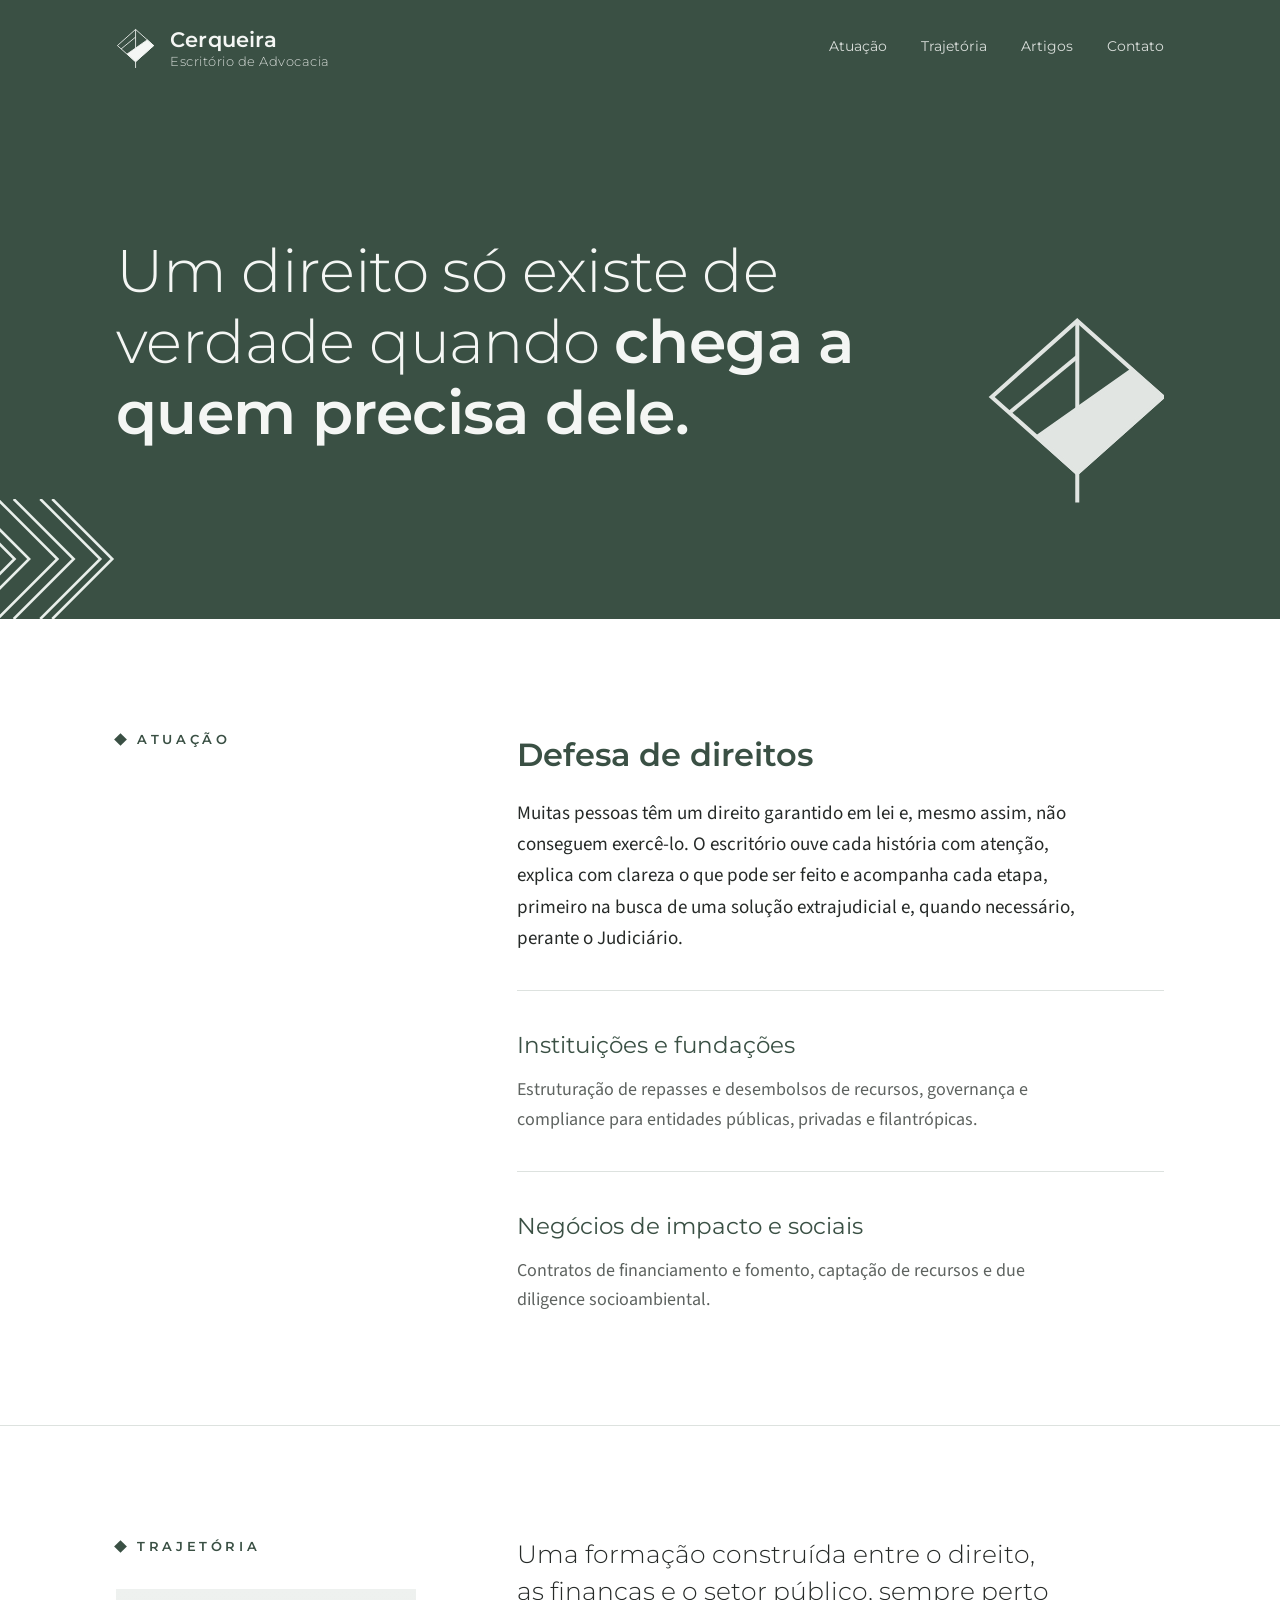
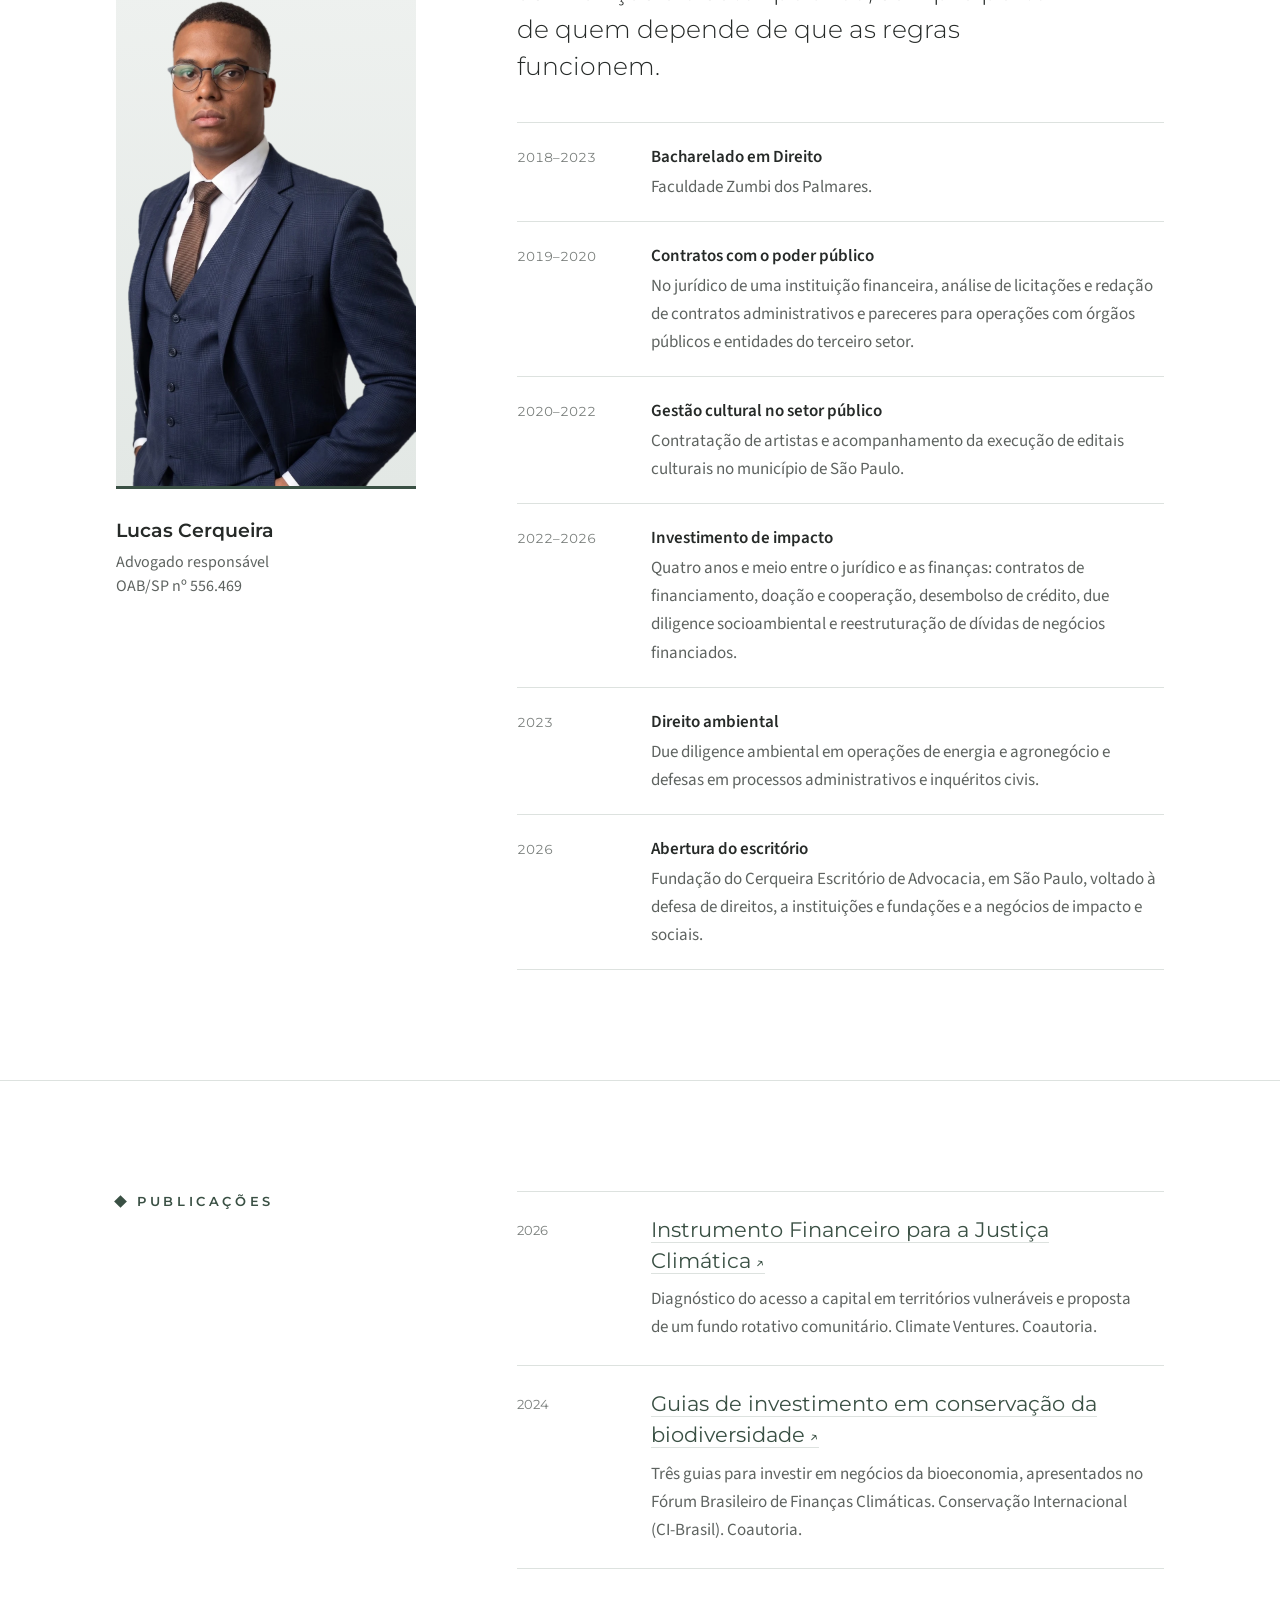
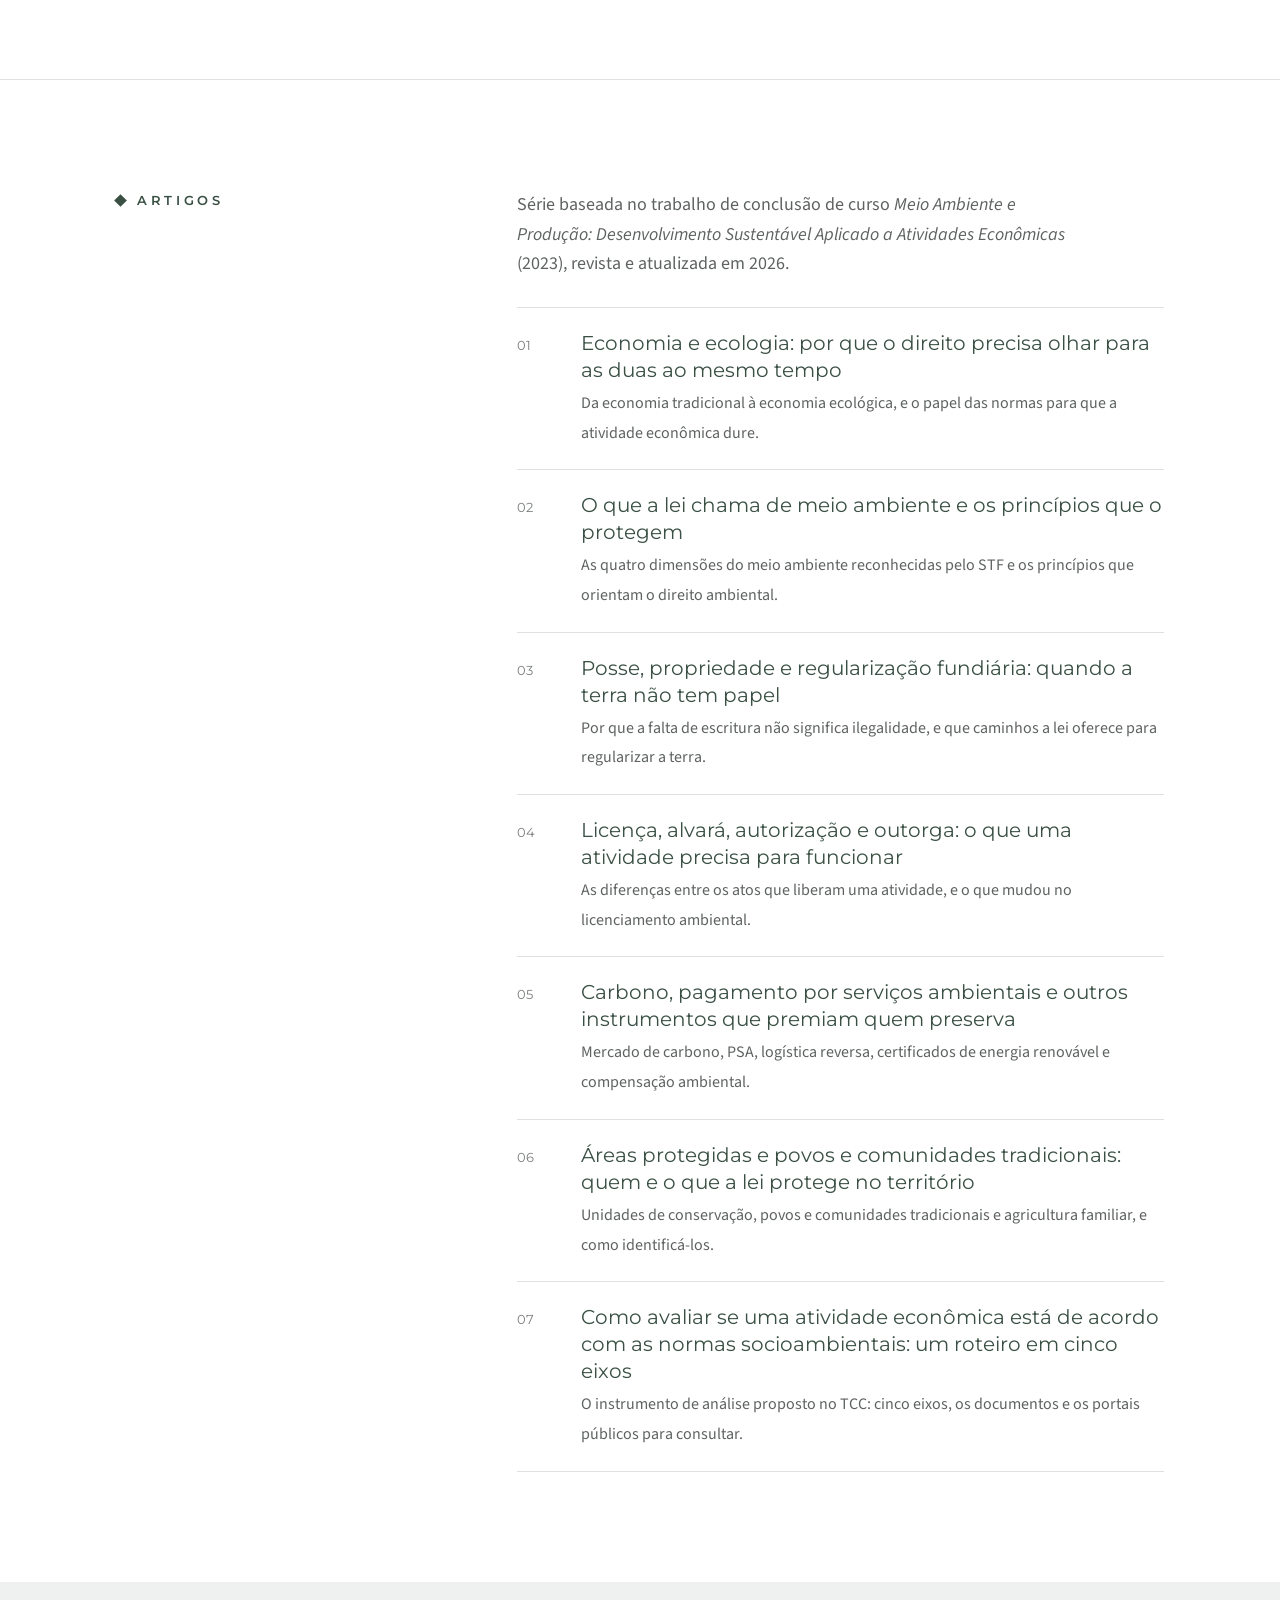
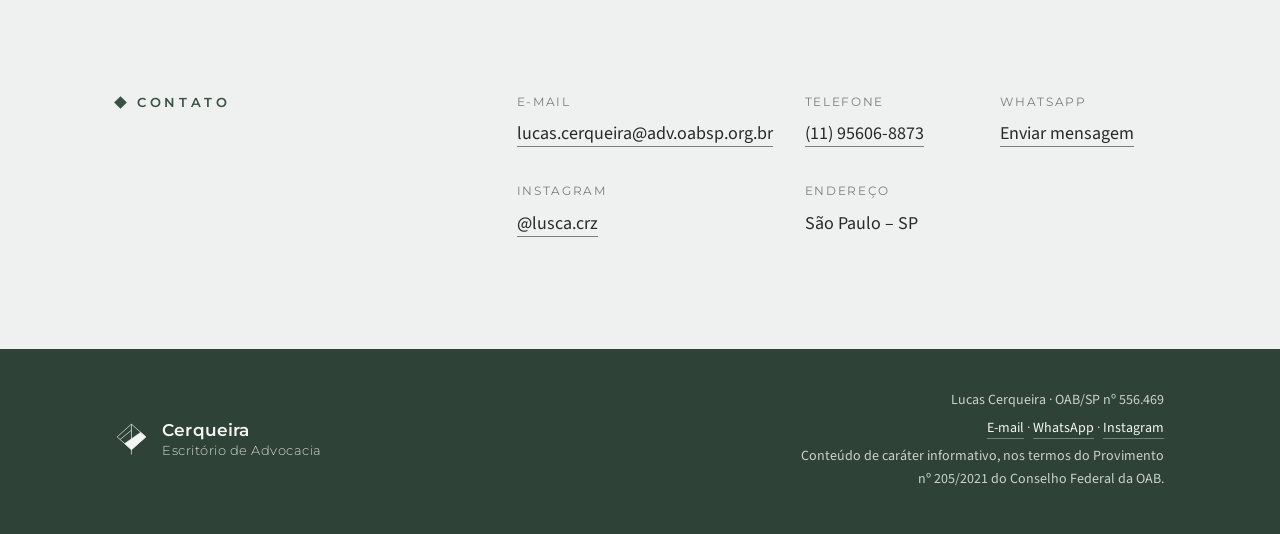
<file: index.html>
<!doctype html>
<html lang="pt-BR">
<head>
<meta charset="utf-8">
<meta name="viewport" content="width=device-width, initial-scale=1">
<title>Cerqueira Escritório de Advocacia</title>
<meta name="description" content="Cerqueira Escritório de Advocacia. Defesa de direitos, assessoria a instituições e fundações e negócios de impacto e sociais. São Paulo.">
<meta property="og:title" content="Cerqueira Escritório de Advocacia">
<meta property="og:type" content="website">
<meta property="og:locale" content="pt_BR">
<meta property="og:url" content="https://lucascerqueira.adv.br/">
<meta property="og:description" content="Defesa de direitos, instituições e fundações, negócios de impacto e sociais. Lucas Cerqueira · OAB/SP nº 556.469.">
<meta property="og:image" content="https://lucascerqueira.adv.br/compartilhar.jpg">
<meta property="og:image:width" content="1200">
<meta property="og:image:height" content="630">
<meta name="twitter:card" content="summary_large_image">
<link rel="canonical" href="https://lucascerqueira.adv.br/">
<link rel="icon" type="image/svg+xml" href="logo.svg">
<link rel="preconnect" href="https://fonts.googleapis.com">
<link rel="preconnect" href="https://fonts.gstatic.com" crossorigin>
<link href="https://fonts.googleapis.com/css2?family=Montserrat:wght@300;400;600&family=Source+Sans+3:wght@300;400;600&display=swap" rel="stylesheet">
<link rel="stylesheet" href="estilo.css">
</head>
<body>

<svg width="0" height="0" style="position:absolute" aria-hidden="true">
  <symbol id="logo" viewBox="-2 -2 134 142">
    <g fill="none" stroke="currentColor" stroke-width="3">
      <path d="M65 1 L129 58 L65 115 L1 58 Z"/>
      <path d="M65 1 V68"/>
      <path d="M14 70 L65 28"/>
      <path d="M106 38 L129 58 L65 115 L35 88 Z" fill="currentColor"/>
      <path d="M65 115 V137"/>
    </g>
  </symbol>
</svg>

<div class="masthead">
  <svg class="chevrons" viewBox="0 0 140 140" aria-hidden="true">
    <g fill="none" stroke="#e9efeb" stroke-width="3">
      <path d="M61 0 L131 70 L61 140"/>
      <path d="M47 0 L117 70 L47 140"/>
      <path d="M16 0 L86 70 L16 140"/>
      <path d="M-3 0 L67 70 L-3 140"/>
      <path d="M-36 0 L34 70 L-36 140"/>
      <path d="M-53 0 L17 70 L-53 140"/>
    </g>
  </svg>

  <header>
    <div class="wrap">
      <a class="brand" href="#" aria-label="Cerqueira Escritório de Advocacia, início">
        <svg viewBox="-2 -2 134 142" aria-hidden="true"><use href="#logo"/></svg>
        <span class="brand-text"><b>Cerqueira</b><span>Escritório de Advocacia</span></span>
      </a>
      <nav aria-label="Seções">
        <a href="#atuacao">Atuação</a>
        <a href="#trajetoria">Trajetória</a>
        <a href="#artigos">Artigos</a>
        <a href="#contato">Contato</a>
      </nav>
    </div>
  </header>

  <div class="wrap hero">
    <svg class="mark-large" viewBox="-2 -2 134 142" aria-hidden="true"><use href="#logo"/></svg>
    <h1>Um direito só existe de verdade quando <strong>chega a quem precisa dele.</strong></h1>
  </div>
</div>

<main>
  <section id="atuacao">
    <div class="wrap split">
      <h2 class="label">Atuação</h2>
      <ul class="areas">
        <li class="lead-area">
          <h3>Defesa de direitos</h3>
          <p>Muitas pessoas têm um direito garantido em lei e, mesmo assim, não conseguem exercê-lo. O escritório ouve cada história com atenção, explica com clareza o que pode ser feito e acompanha cada etapa, primeiro na busca de uma solução extrajudicial e, quando necessário, perante o Judiciário.</p>        </li>
        <li>
          <h3>Instituições e fundações</h3>
          <p>Estruturação de repasses e desembolsos de recursos, governança e compliance para entidades públicas, privadas e filantrópicas.</p>
        </li>
        <li>
          <h3>Negócios de impacto e sociais</h3>
          <p>Contratos de financiamento e fomento, captação de recursos e due diligence socioambiental.</p>
        </li>
      </ul>
    </div>
  </section>

  <section id="trajetoria">
    <div class="wrap split">
      <div>
        <h2 class="label">Trajetória</h2>
        <figure class="portrait"><img src="lucas-cerqueira.webp" width="900" height="1491" alt="Lucas Cerqueira, advogado, de terno azul-marinho e gravata marrom." loading="lazy"></figure>
        <p class="byline"><strong>Lucas Cerqueira</strong>Advogado responsável<br>OAB/SP nº 556.469</p>
      </div>
      <div>
        <p class="intro">Uma formação construída entre o direito, as finanças e o setor público, sempre perto de quem depende de que as regras funcionem.</p>
        <ol class="timeline">
          <li><span>2018–2023</span><div><b>Bacharelado em Direito</b>Faculdade Zumbi dos Palmares.</div></li>
          <li><span>2019–2020</span><div><b>Contratos com o poder público</b>No jurídico de uma instituição financeira, análise de licitações e redação de contratos administrativos e pareceres para operações com órgãos públicos e entidades do terceiro setor.</div></li>
          <li><span>2020–2022</span><div><b>Gestão cultural no setor público</b>Contratação de artistas e acompanhamento da execução de editais culturais no município de São Paulo.</div></li>
          <li><span>2022–2026</span><div><b>Investimento de impacto</b>Quatro anos e meio entre o jurídico e as finanças: contratos de financiamento, doação e cooperação, desembolso de crédito, due diligence socioambiental e reestruturação de dívidas de negócios financiados.</div></li>
          <li><span>2023</span><div><b>Direito ambiental</b>Due diligence ambiental em operações de energia e agronegócio e defesas em processos administrativos e inquéritos civis.</div></li>
          <li><span>2026</span><div><b>Abertura do escritório</b>Fundação do Cerqueira Escritório de Advocacia, em São Paulo, voltado à defesa de direitos, a instituições e fundações e a negócios de impacto e sociais.</div></li>
        </ol>
      </div>
    </div>
  </section>

  <section id="publicacoes">
    <div class="wrap split">
      <h2 class="label">Publicações</h2>
      <ul class="pubs">
        <li>
          <span>2026</span>
          <div>
            <a href="https://materiais.climateventures.co/download-instrumento-financeiro-justica-climatica" target="_blank" rel="noopener"><b>Instrumento Financeiro para a Justiça Climática</b></a>
            <p>Diagnóstico do acesso a capital em territórios vulneráveis e proposta de um fundo rotativo comunitário. Climate Ventures. Coautoria.</p>
          </div>
        </li>
        <li>
          <span>2024</span>
          <div>
            <a href="https://brasil.conservation.org/news/sitawi-e-ci-brasil-apresentam-tres-guias-para-investimento-em-negocios-da-bioeconomia-no-forum-brasileiro-de-financas-climaticas" target="_blank" rel="noopener"><b>Guias de investimento em conservação da biodiversidade</b></a>
            <p>Três guias para investir em negócios da bioeconomia, apresentados no Fórum Brasileiro de Finanças Climáticas. Conservação Internacional (CI‑Brasil). Coautoria.</p>
          </div>
        </li>
      </ul>
    </div>
  </section>

  <section id="artigos">
    <div class="wrap split">
      <h2 class="label">Artigos</h2>
      <div>
        <p class="series-intro">Série baseada no trabalho de conclusão de curso <em>Meio Ambiente e Produção: Desenvolvimento Sustentável Aplicado a Atividades Econômicas</em> (2023), revista e atualizada em 2026.</p>
        <ul class="articles">
          <li><a href="artigos/economia-e-ecologia.html"><span class="n">01</span><span><b>Economia e ecologia: por que o direito precisa olhar para as duas ao mesmo tempo</b><span class="d">Da economia tradicional à economia ecológica, e o papel das normas para que a atividade econômica dure.</span></span></a></li>
          <li><a href="artigos/meio-ambiente-e-principios.html"><span class="n">02</span><span><b>O que a lei chama de meio ambiente e os princípios que o protegem</b><span class="d">As quatro dimensões do meio ambiente reconhecidas pelo STF e os princípios que orientam o direito ambiental.</span></span></a></li>
          <li><a href="artigos/posse-propriedade-e-regularizacao-fundiaria.html"><span class="n">03</span><span><b>Posse, propriedade e regularização fundiária: quando a terra não tem papel</b><span class="d">Por que a falta de escritura não significa ilegalidade, e que caminhos a lei oferece para regularizar a terra.</span></span></a></li>
          <li><a href="artigos/licencas-alvaras-autorizacoes-e-outorgas.html"><span class="n">04</span><span><b>Licença, alvará, autorização e outorga: o que uma atividade precisa para funcionar</b><span class="d">As diferenças entre os atos que liberam uma atividade, e o que mudou no licenciamento ambiental.</span></span></a></li>
          <li><a href="artigos/instrumentos-economicos-ambientais.html"><span class="n">05</span><span><b>Carbono, pagamento por serviços ambientais e outros instrumentos que premiam quem preserva</b><span class="d">Mercado de carbono, PSA, logística reversa, certificados de energia renovável e compensação ambiental.</span></span></a></li>
          <li><a href="artigos/areas-protegidas-e-comunidades-tradicionais.html"><span class="n">06</span><span><b>Áreas protegidas e povos e comunidades tradicionais: quem e o que a lei protege no território</b><span class="d">Unidades de conservação, povos e comunidades tradicionais e agricultura familiar, e como identificá-los.</span></span></a></li>
          <li><a href="artigos/roteiro-de-analise-socioambiental.html"><span class="n">07</span><span><b>Como avaliar se uma atividade econômica está de acordo com as normas socioambientais: um roteiro em cinco eixos</b><span class="d">O instrumento de análise proposto no TCC: cinco eixos, os documentos e os portais públicos para consultar.</span></span></a></li>
        </ul>
      </div>
    </div>
  </section>

  <section id="contato">
    <div class="wrap split">
      <h2 class="label">Contato</h2>
      <div class="contact">
        <div><small>E-mail</small><a href="mailto:lucas.cerqueira@adv.oabsp.org.br">lucas.cerqueira@adv.oabsp.org.br</a></div>
        <div><small>Telefone</small><a href="tel:+5511956068873">(11) 95606-8873</a></div>
        <div><small>WhatsApp</small><a href="https://wa.me/5511956068873" target="_blank" rel="noopener">Enviar mensagem</a></div>
        <div><small>Instagram</small><a href="https://www.instagram.com/lusca.crz/" target="_blank" rel="noopener">@lusca.crz</a></div>
        <div><small>Endereço</small>São Paulo – SP</div>
      </div>
    </div>
  </section>
</main>

<footer>
  <div class="wrap">
    <span class="brand">
      <svg viewBox="-2 -2 134 142" aria-hidden="true"><use href="#logo"/></svg>
      <span class="brand-text"><b>Cerqueira</b><span>Escritório de Advocacia</span></span>
    </span>
    <p>Lucas Cerqueira · OAB/SP nº 556.469<br><span class="footer-links"><a href="mailto:lucas.cerqueira@adv.oabsp.org.br">E-mail</a> · <a href="https://wa.me/5511956068873" target="_blank" rel="noopener">WhatsApp</a> · <a href="https://www.instagram.com/lusca.crz/" target="_blank" rel="noopener">Instagram</a></span><br>Conteúdo de caráter informativo, nos termos do Provimento nº 205/2021 do Conselho Federal da OAB.</p>
  </div>
</footer>

</body>
</html>
</file>
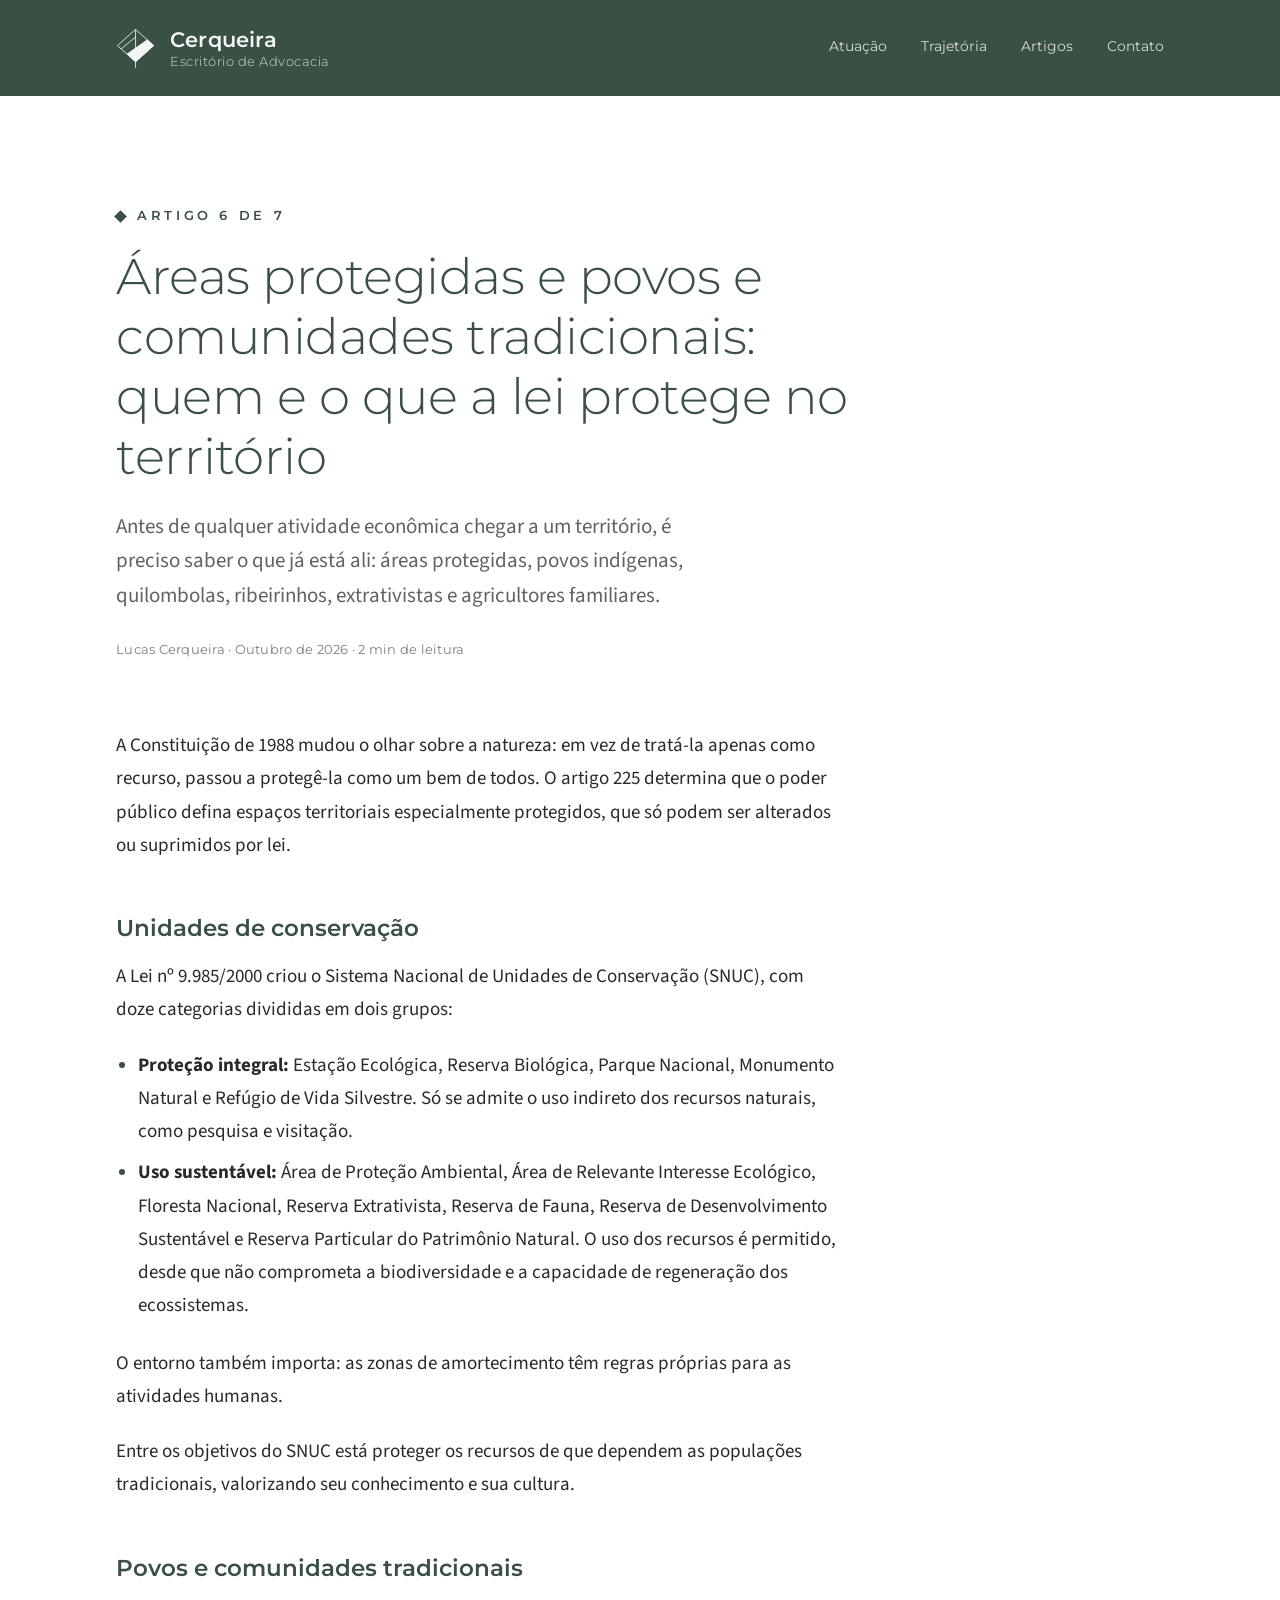
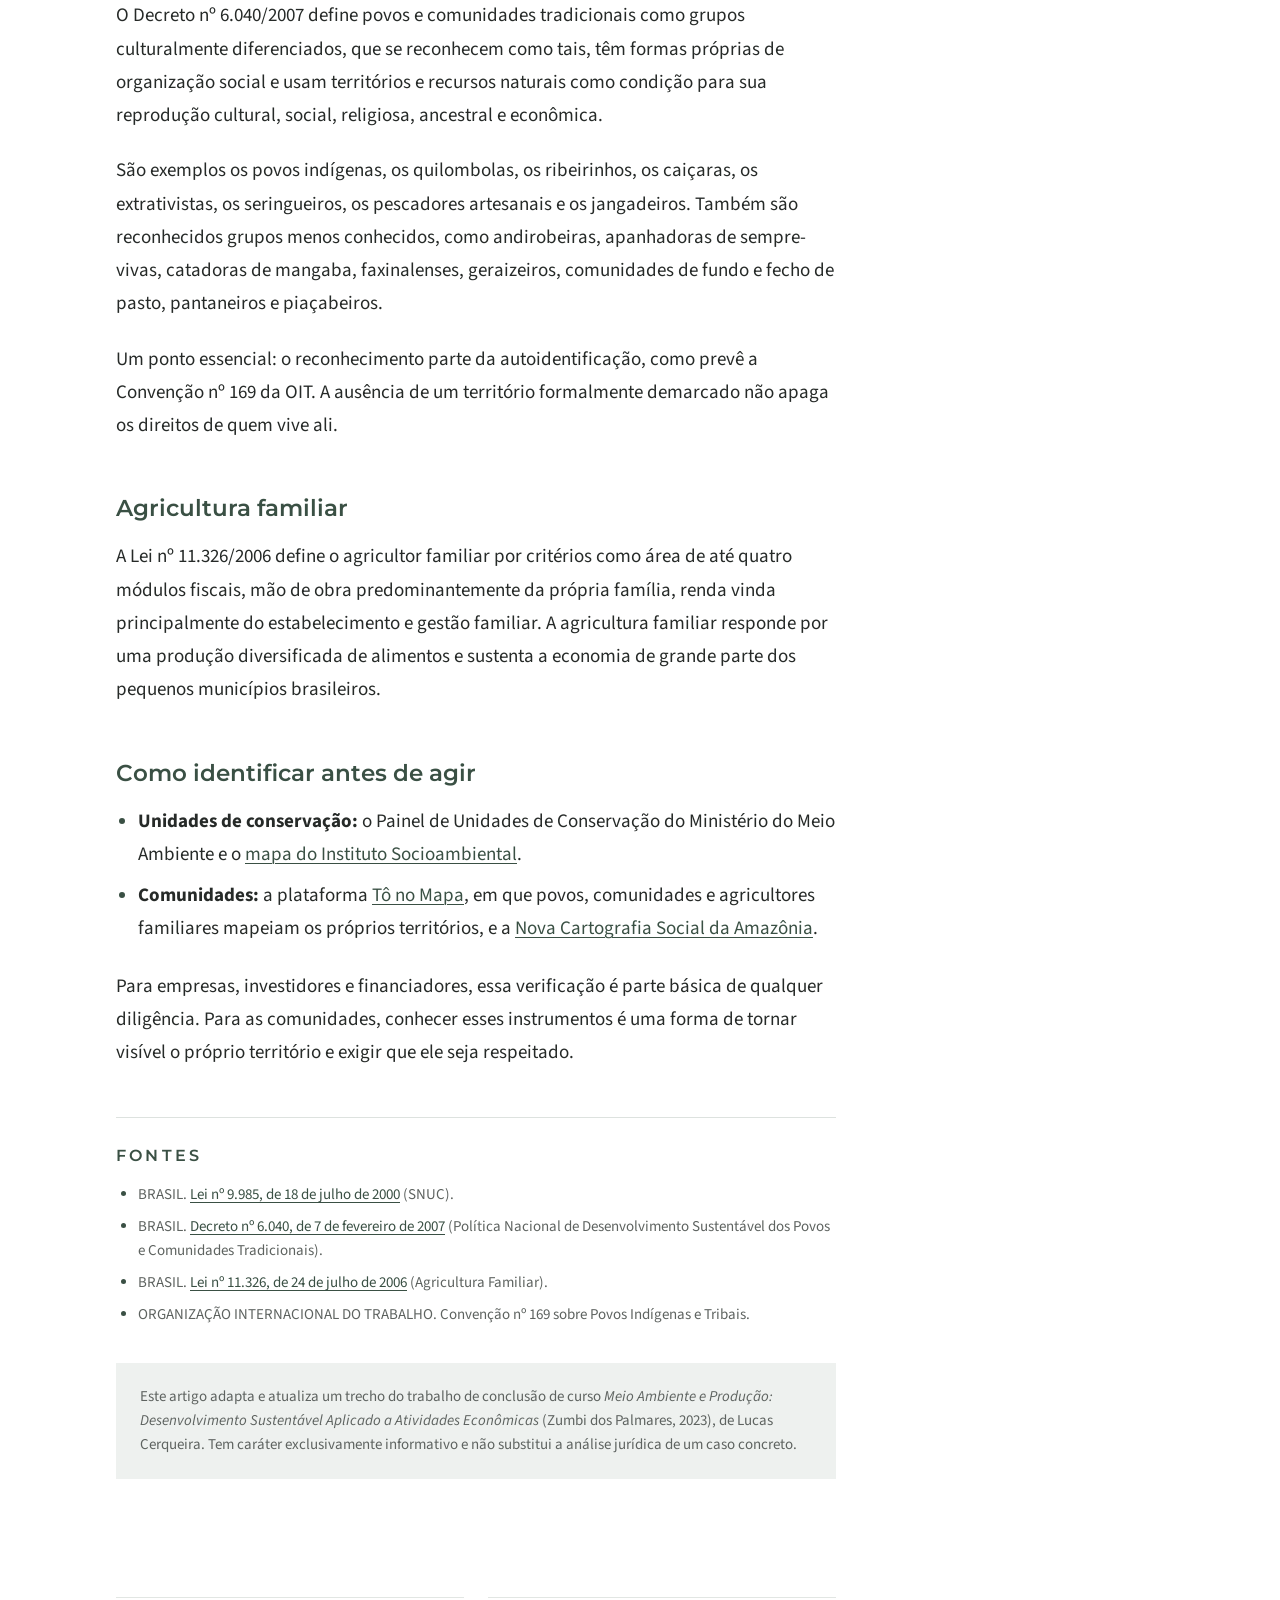
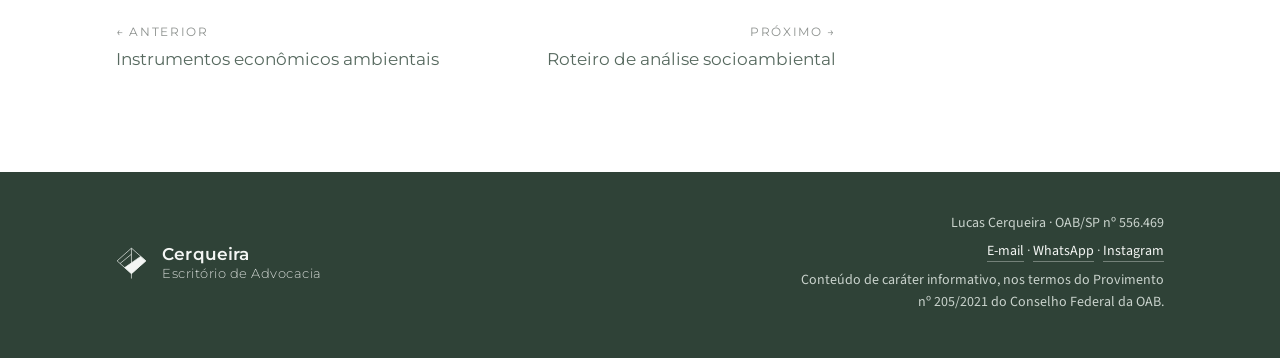
<file: artigos/areas-protegidas-e-comunidades-tradicionais.html>
<!doctype html>
<html lang="pt-BR">
<head>
<meta charset="utf-8">
<meta name="viewport" content="width=device-width, initial-scale=1">
<title>Áreas protegidas e comunidades tradicionais · Cerqueira Escritório de Advocacia</title>
<meta name="description" content="Unidades de conservação, povos e comunidades tradicionais e agricultura familiar, e como identificá-los.">
<meta property="og:title" content="Áreas protegidas e povos e comunidades tradicionais: quem e o que a lei protege no território">
<meta property="og:type" content="article">
<meta property="og:locale" content="pt_BR">
<meta property="og:url" content="https://lucascerqueira.adv.br/artigos/areas-protegidas-e-comunidades-tradicionais.html">
<meta property="og:description" content="Unidades de conservação, povos e comunidades tradicionais e agricultura familiar, e como identificá-los.">
<meta property="og:image" content="https://lucascerqueira.adv.br/compartilhar.jpg">
<meta property="og:image:width" content="1200">
<meta property="og:image:height" content="630">
<meta name="twitter:card" content="summary_large_image">
<link rel="canonical" href="https://lucascerqueira.adv.br/artigos/areas-protegidas-e-comunidades-tradicionais.html">
<link rel="icon" type="image/svg+xml" href="../logo.svg">
<link rel="preconnect" href="https://fonts.googleapis.com">
<link rel="preconnect" href="https://fonts.gstatic.com" crossorigin>
<link href="https://fonts.googleapis.com/css2?family=Montserrat:wght@300;400;600&family=Source+Sans+3:wght@300;400;600&display=swap" rel="stylesheet">
<link rel="stylesheet" href="../estilo.css">
</head>
<body>

<svg width="0" height="0" style="position:absolute" aria-hidden="true">
  <symbol id="logo" viewBox="-2 -2 134 142">
    <g fill="none" stroke="currentColor" stroke-width="3">
      <path d="M65 1 L129 58 L65 115 L1 58 Z"/>
      <path d="M65 1 V68"/>
      <path d="M14 70 L65 28"/>
      <path d="M106 38 L129 58 L65 115 L35 88 Z" fill="currentColor"/>
      <path d="M65 115 V137"/>
    </g>
  </symbol>
</svg>

<div class="masthead compact">
  <header>
    <div class="wrap">
      <a class="brand" href="../index.html" aria-label="Cerqueira Escritório de Advocacia, início">
        <svg viewBox="-2 -2 134 142" aria-hidden="true"><use href="#logo"/></svg>
        <span class="brand-text"><b>Cerqueira</b><span>Escritório de Advocacia</span></span>
      </a>
      <nav aria-label="Seções">
        <a href="../index.html#atuacao">Atuação</a>
        <a href="../index.html#trajetoria">Trajetória</a>
        <a href="../index.html#artigos">Artigos</a>
        <a href="../index.html#contato">Contato</a>
      </nav>
    </div>
  </header>
</div>

<main>
  <div class="wrap article-head">
    <p class="label">Artigo 6 de 7</p>
    <h1>Áreas protegidas e povos e comunidades tradicionais: quem e o que a lei protege no território</h1>
    <p class="dek">Antes de qualquer atividade econômica chegar a um território, é preciso saber o que já está ali: áreas protegidas, povos indígenas, quilombolas, ribeirinhos, extrativistas e agricultores familiares.</p>
    <p class="meta">Lucas Cerqueira · Outubro de 2026 · 2 min de leitura</p>
  </div>

  <article class="wrap prose">
<p>A Constituição de 1988 mudou o olhar sobre a natureza: em vez de tratá-la apenas como recurso, passou a protegê-la como um bem de todos. O artigo 225 determina que o poder público defina espaços territoriais especialmente protegidos, que só podem ser alterados ou suprimidos por lei.</p>

<h2>Unidades de conservação</h2>
<p>A Lei nº 9.985/2000 criou o Sistema Nacional de Unidades de Conservação (SNUC), com doze categorias divididas em dois grupos:</p>
<ul>
<li><strong>Proteção integral:</strong> Estação Ecológica, Reserva Biológica, Parque Nacional, Monumento Natural e Refúgio de Vida Silvestre. Só se admite o uso indireto dos recursos naturais, como pesquisa e visitação.</li>
<li><strong>Uso sustentável:</strong> Área de Proteção Ambiental, Área de Relevante Interesse Ecológico, Floresta Nacional, Reserva Extrativista, Reserva de Fauna, Reserva de Desenvolvimento Sustentável e Reserva Particular do Patrimônio Natural. O uso dos recursos é permitido, desde que não comprometa a biodiversidade e a capacidade de regeneração dos ecossistemas.</li>
</ul>
<p>O entorno também importa: as zonas de amortecimento têm regras próprias para as atividades humanas.</p>
<p>Entre os objetivos do SNUC está proteger os recursos de que dependem as populações tradicionais, valorizando seu conhecimento e sua cultura.</p>

<h2>Povos e comunidades tradicionais</h2>
<p>O Decreto nº 6.040/2007 define povos e comunidades tradicionais como grupos culturalmente diferenciados, que se reconhecem como tais, têm formas próprias de organização social e usam territórios e recursos naturais como condição para sua reprodução cultural, social, religiosa, ancestral e econômica.</p>
<p>São exemplos os povos indígenas, os quilombolas, os ribeirinhos, os caiçaras, os extrativistas, os seringueiros, os pescadores artesanais e os jangadeiros. Também são reconhecidos grupos menos conhecidos, como andirobeiras, apanhadoras de sempre-vivas, catadoras de mangaba, faxinalenses, geraizeiros, comunidades de fundo e fecho de pasto, pantaneiros e piaçabeiros.</p>
<p>Um ponto essencial: o reconhecimento parte da autoidentificação, como prevê a Convenção nº 169 da OIT. A ausência de um território formalmente demarcado não apaga os direitos de quem vive ali.</p>

<h2>Agricultura familiar</h2>
<p>A Lei nº 11.326/2006 define o agricultor familiar por critérios como área de até quatro módulos fiscais, mão de obra predominantemente da própria família, renda vinda principalmente do estabelecimento e gestão familiar. A agricultura familiar responde por uma produção diversificada de alimentos e sustenta a economia de grande parte dos pequenos municípios brasileiros.</p>

<h2>Como identificar antes de agir</h2>
<ul>
<li><strong>Unidades de conservação:</strong> o Painel de Unidades de Conservação do Ministério do Meio Ambiente e o <a href="https://uc.socioambiental.org/mapa">mapa do Instituto Socioambiental</a>.</li>
<li><strong>Comunidades:</strong> a plataforma <a href="https://tonomapa.org.br/mapa/">Tô no Mapa</a>, em que povos, comunidades e agricultores familiares mapeiam os próprios territórios, e a <a href="http://novacartografiasocial.com.br/">Nova Cartografia Social da Amazônia</a>.</li>
</ul>
<p>Para empresas, investidores e financiadores, essa verificação é parte básica de qualquer diligência. Para as comunidades, conhecer esses instrumentos é uma forma de tornar visível o próprio território e exigir que ele seja respeitado.</p>
    <div class="sources">
      <h2>Fontes</h2>
      <ul>
<li>BRASIL. <a href="https://www.planalto.gov.br/ccivil_03/leis/l9985.htm">Lei nº 9.985, de 18 de julho de 2000</a> (SNUC).</li>
<li>BRASIL. <a href="https://www.planalto.gov.br/ccivil_03/_ato2007-2010/2007/decreto/d6040.htm">Decreto nº 6.040, de 7 de fevereiro de 2007</a> (Política Nacional de Desenvolvimento Sustentável dos Povos e Comunidades Tradicionais).</li>
<li>BRASIL. <a href="https://www.planalto.gov.br/ccivil_03/_ato2004-2006/2006/lei/l11326.htm">Lei nº 11.326, de 24 de julho de 2006</a> (Agricultura Familiar).</li>
<li>ORGANIZAÇÃO INTERNACIONAL DO TRABALHO. Convenção nº 169 sobre Povos Indígenas e Tribais.</li>
      </ul>
    </div>
    <p class="note">Este artigo adapta e atualiza um trecho do trabalho de conclusão de curso <em>Meio Ambiente e Produção: Desenvolvimento Sustentável Aplicado a Atividades Econômicas</em> (Zumbi dos Palmares, 2023), de Lucas Cerqueira. Tem caráter exclusivamente informativo e não substitui a análise jurídica de um caso concreto.</p>
  </article>

  <nav class="wrap article-nav" aria-label="Outros artigos"><a href="instrumentos-economicos-ambientais.html"><small>← Anterior</small><b>Instrumentos econômicos ambientais</b></a><a class="next" href="roteiro-de-analise-socioambiental.html"><small>Próximo →</small><b>Roteiro de análise socioambiental</b></a></nav>
</main>

<footer>
  <div class="wrap">
    <span class="brand">
      <svg viewBox="-2 -2 134 142" aria-hidden="true"><use href="#logo"/></svg>
      <span class="brand-text"><b>Cerqueira</b><span>Escritório de Advocacia</span></span>
    </span>
    <p>Lucas Cerqueira · OAB/SP nº 556.469<br><span class="footer-links"><a href="mailto:lucas.cerqueira@adv.oabsp.org.br">E-mail</a> · <a href="https://wa.me/5511956068873" target="_blank" rel="noopener">WhatsApp</a> · <a href="https://www.instagram.com/lusca.crz/" target="_blank" rel="noopener">Instagram</a></span><br>Conteúdo de caráter informativo, nos termos do Provimento nº 205/2021 do Conselho Federal da OAB.</p>
  </div>
</footer>

</body>
</html>
</file>
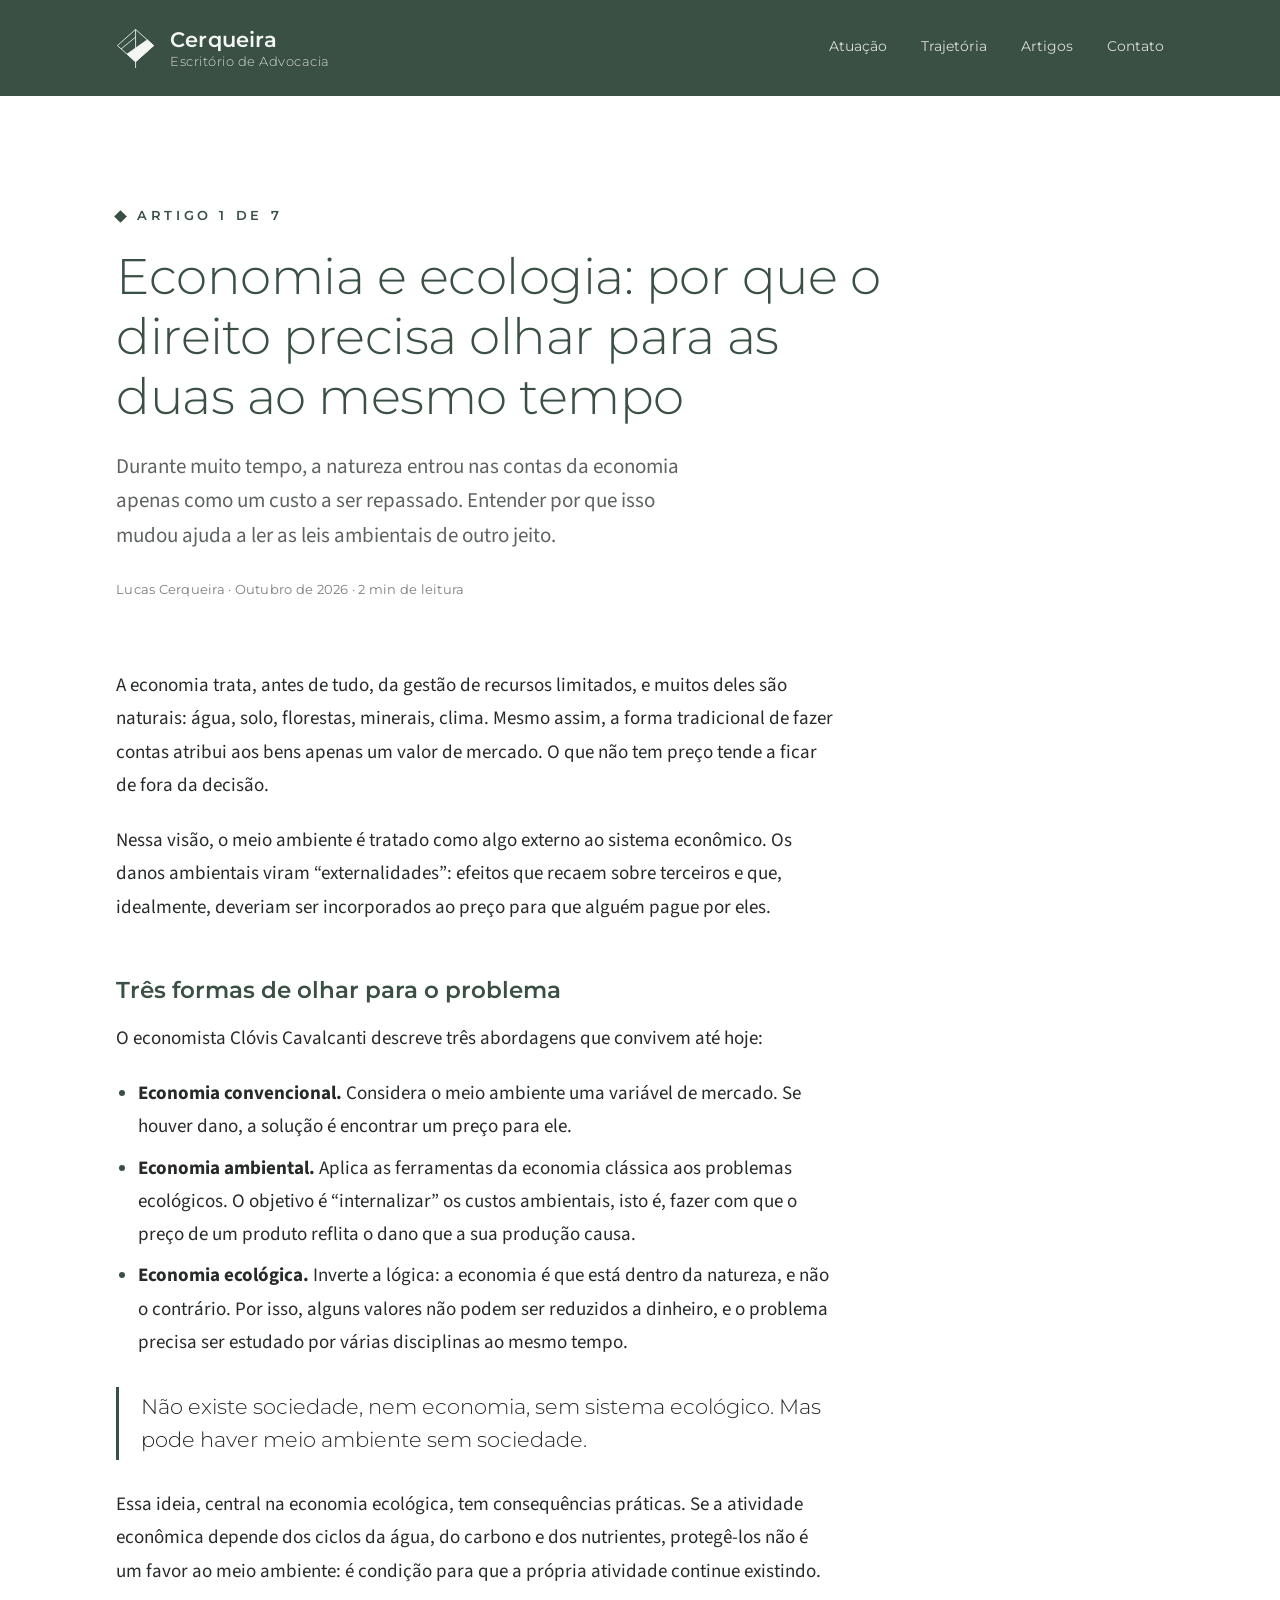
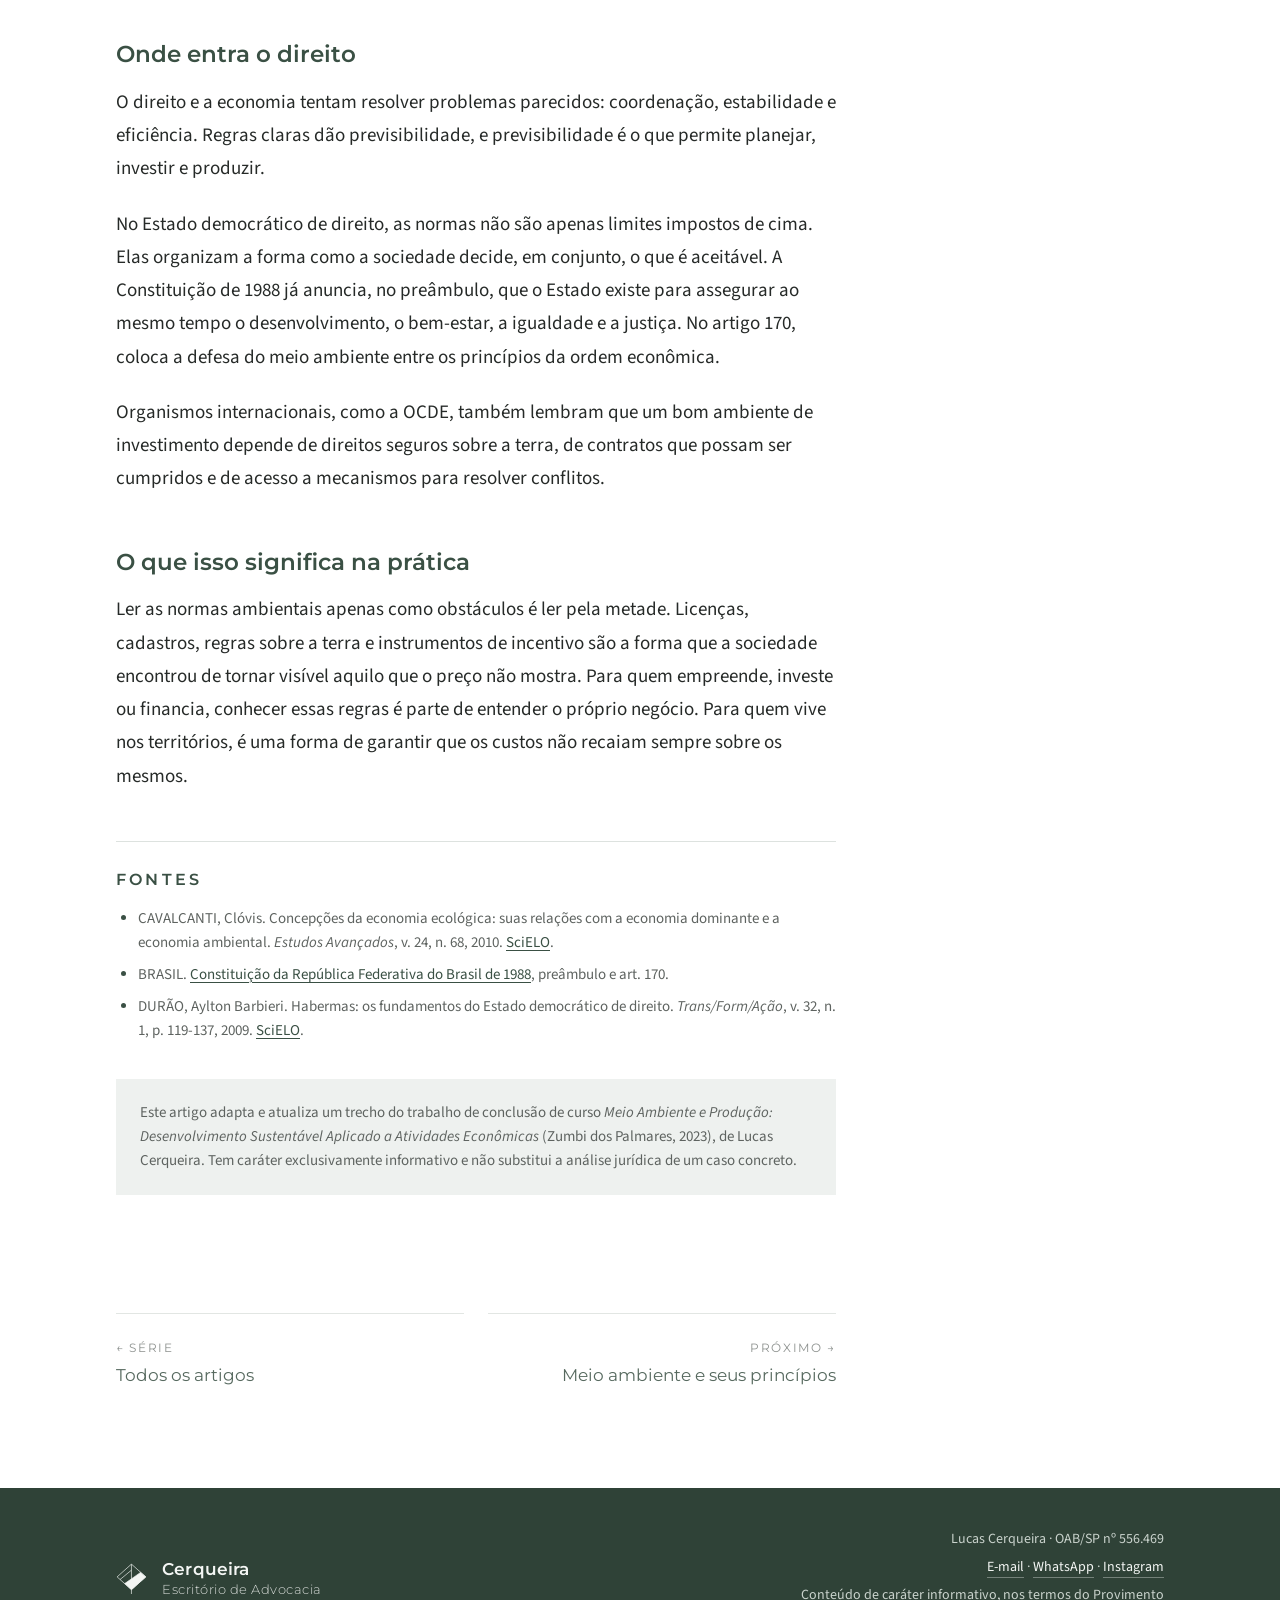
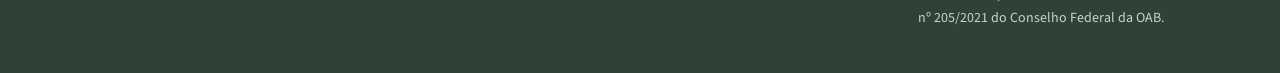
<file: artigos/economia-e-ecologia.html>
<!doctype html>
<html lang="pt-BR">
<head>
<meta charset="utf-8">
<meta name="viewport" content="width=device-width, initial-scale=1">
<title>Economia e ecologia · Cerqueira Escritório de Advocacia</title>
<meta name="description" content="Da economia tradicional à economia ecológica, e o papel das normas para que a atividade econômica dure.">
<meta property="og:title" content="Economia e ecologia: por que o direito precisa olhar para as duas ao mesmo tempo">
<meta property="og:type" content="article">
<meta property="og:locale" content="pt_BR">
<meta property="og:url" content="https://lucascerqueira.adv.br/artigos/economia-e-ecologia.html">
<meta property="og:description" content="Da economia tradicional à economia ecológica, e o papel das normas para que a atividade econômica dure.">
<meta property="og:image" content="https://lucascerqueira.adv.br/compartilhar.jpg">
<meta property="og:image:width" content="1200">
<meta property="og:image:height" content="630">
<meta name="twitter:card" content="summary_large_image">
<link rel="canonical" href="https://lucascerqueira.adv.br/artigos/economia-e-ecologia.html">
<link rel="icon" type="image/svg+xml" href="../logo.svg">
<link rel="preconnect" href="https://fonts.googleapis.com">
<link rel="preconnect" href="https://fonts.gstatic.com" crossorigin>
<link href="https://fonts.googleapis.com/css2?family=Montserrat:wght@300;400;600&family=Source+Sans+3:wght@300;400;600&display=swap" rel="stylesheet">
<link rel="stylesheet" href="../estilo.css">
</head>
<body>

<svg width="0" height="0" style="position:absolute" aria-hidden="true">
  <symbol id="logo" viewBox="-2 -2 134 142">
    <g fill="none" stroke="currentColor" stroke-width="3">
      <path d="M65 1 L129 58 L65 115 L1 58 Z"/>
      <path d="M65 1 V68"/>
      <path d="M14 70 L65 28"/>
      <path d="M106 38 L129 58 L65 115 L35 88 Z" fill="currentColor"/>
      <path d="M65 115 V137"/>
    </g>
  </symbol>
</svg>

<div class="masthead compact">
  <header>
    <div class="wrap">
      <a class="brand" href="../index.html" aria-label="Cerqueira Escritório de Advocacia, início">
        <svg viewBox="-2 -2 134 142" aria-hidden="true"><use href="#logo"/></svg>
        <span class="brand-text"><b>Cerqueira</b><span>Escritório de Advocacia</span></span>
      </a>
      <nav aria-label="Seções">
        <a href="../index.html#atuacao">Atuação</a>
        <a href="../index.html#trajetoria">Trajetória</a>
        <a href="../index.html#artigos">Artigos</a>
        <a href="../index.html#contato">Contato</a>
      </nav>
    </div>
  </header>
</div>

<main>
  <div class="wrap article-head">
    <p class="label">Artigo 1 de 7</p>
    <h1>Economia e ecologia: por que o direito precisa olhar para as duas ao mesmo tempo</h1>
    <p class="dek">Durante muito tempo, a natureza entrou nas contas da economia apenas como um custo a ser repassado. Entender por que isso mudou ajuda a ler as leis ambientais de outro jeito.</p>
    <p class="meta">Lucas Cerqueira · Outubro de 2026 · 2 min de leitura</p>
  </div>

  <article class="wrap prose">
<p>A economia trata, antes de tudo, da gestão de recursos limitados, e muitos deles são naturais: água, solo, florestas, minerais, clima. Mesmo assim, a forma tradicional de fazer contas atribui aos bens apenas um valor de mercado. O que não tem preço tende a ficar de fora da decisão.</p>
<p>Nessa visão, o meio ambiente é tratado como algo externo ao sistema econômico. Os danos ambientais viram “externalidades”: efeitos que recaem sobre terceiros e que, idealmente, deveriam ser incorporados ao preço para que alguém pague por eles.</p>

<h2>Três formas de olhar para o problema</h2>
<p>O economista Clóvis Cavalcanti descreve três abordagens que convivem até hoje:</p>
<ul>
<li><strong>Economia convencional.</strong> Considera o meio ambiente uma variável de mercado. Se houver dano, a solução é encontrar um preço para ele.</li>
<li><strong>Economia ambiental.</strong> Aplica as ferramentas da economia clássica aos problemas ecológicos. O objetivo é “internalizar” os custos ambientais, isto é, fazer com que o preço de um produto reflita o dano que a sua produção causa.</li>
<li><strong>Economia ecológica.</strong> Inverte a lógica: a economia é que está dentro da natureza, e não o contrário. Por isso, alguns valores não podem ser reduzidos a dinheiro, e o problema precisa ser estudado por várias disciplinas ao mesmo tempo.</li>
</ul>
<blockquote><p>Não existe sociedade, nem economia, sem sistema ecológico. Mas pode haver meio ambiente sem sociedade.</p></blockquote>
<p>Essa ideia, central na economia ecológica, tem consequências práticas. Se a atividade econômica depende dos ciclos da água, do carbono e dos nutrientes, protegê-los não é um favor ao meio ambiente: é condição para que a própria atividade continue existindo.</p>

<h2>Onde entra o direito</h2>
<p>O direito e a economia tentam resolver problemas parecidos: coordenação, estabilidade e eficiência. Regras claras dão previsibilidade, e previsibilidade é o que permite planejar, investir e produzir.</p>
<p>No Estado democrático de direito, as normas não são apenas limites impostos de cima. Elas organizam a forma como a sociedade decide, em conjunto, o que é aceitável. A Constituição de 1988 já anuncia, no preâmbulo, que o Estado existe para assegurar ao mesmo tempo o desenvolvimento, o bem-estar, a igualdade e a justiça. No artigo 170, coloca a defesa do meio ambiente entre os princípios da ordem econômica.</p>
<p>Organismos internacionais, como a OCDE, também lembram que um bom ambiente de investimento depende de direitos seguros sobre a terra, de contratos que possam ser cumpridos e de acesso a mecanismos para resolver conflitos.</p>

<h2>O que isso significa na prática</h2>
<p>Ler as normas ambientais apenas como obstáculos é ler pela metade. Licenças, cadastros, regras sobre a terra e instrumentos de incentivo são a forma que a sociedade encontrou de tornar visível aquilo que o preço não mostra. Para quem empreende, investe ou financia, conhecer essas regras é parte de entender o próprio negócio. Para quem vive nos territórios, é uma forma de garantir que os custos não recaiam sempre sobre os mesmos.</p>
    <div class="sources">
      <h2>Fontes</h2>
      <ul>
<li>CAVALCANTI, Clóvis. Concepções da economia ecológica: suas relações com a economia dominante e a economia ambiental. <em>Estudos Avançados</em>, v. 24, n. 68, 2010. <a href="https://www.scielo.br/j/ea/a/vTMxPYD5vKCJ4fj7c5Q9RbN/?format=pdf">SciELO</a>.</li>
<li>BRASIL. <a href="https://www.planalto.gov.br/ccivil_03/constituicao/constituicao.htm">Constituição da República Federativa do Brasil de 1988</a>, preâmbulo e art. 170.</li>
<li>DURÃO, Aylton Barbieri. Habermas: os fundamentos do Estado democrático de direito. <em>Trans/Form/Ação</em>, v. 32, n. 1, p. 119-137, 2009. <a href="https://www.scielo.br/j/trans/a/xWbY9dstVR5sJkzgBnz8DGy/?format=pdf&lang=pt">SciELO</a>.</li>
      </ul>
    </div>
    <p class="note">Este artigo adapta e atualiza um trecho do trabalho de conclusão de curso <em>Meio Ambiente e Produção: Desenvolvimento Sustentável Aplicado a Atividades Econômicas</em> (Zumbi dos Palmares, 2023), de Lucas Cerqueira. Tem caráter exclusivamente informativo e não substitui a análise jurídica de um caso concreto.</p>
  </article>

  <nav class="wrap article-nav" aria-label="Outros artigos"><a href="../index.html#artigos"><small>← Série</small><b>Todos os artigos</b></a><a class="next" href="meio-ambiente-e-principios.html"><small>Próximo →</small><b>Meio ambiente e seus princípios</b></a></nav>
</main>

<footer>
  <div class="wrap">
    <span class="brand">
      <svg viewBox="-2 -2 134 142" aria-hidden="true"><use href="#logo"/></svg>
      <span class="brand-text"><b>Cerqueira</b><span>Escritório de Advocacia</span></span>
    </span>
    <p>Lucas Cerqueira · OAB/SP nº 556.469<br><span class="footer-links"><a href="mailto:lucas.cerqueira@adv.oabsp.org.br">E-mail</a> · <a href="https://wa.me/5511956068873" target="_blank" rel="noopener">WhatsApp</a> · <a href="https://www.instagram.com/lusca.crz/" target="_blank" rel="noopener">Instagram</a></span><br>Conteúdo de caráter informativo, nos termos do Provimento nº 205/2021 do Conselho Federal da OAB.</p>
  </div>
</footer>

</body>
</html>
</file>
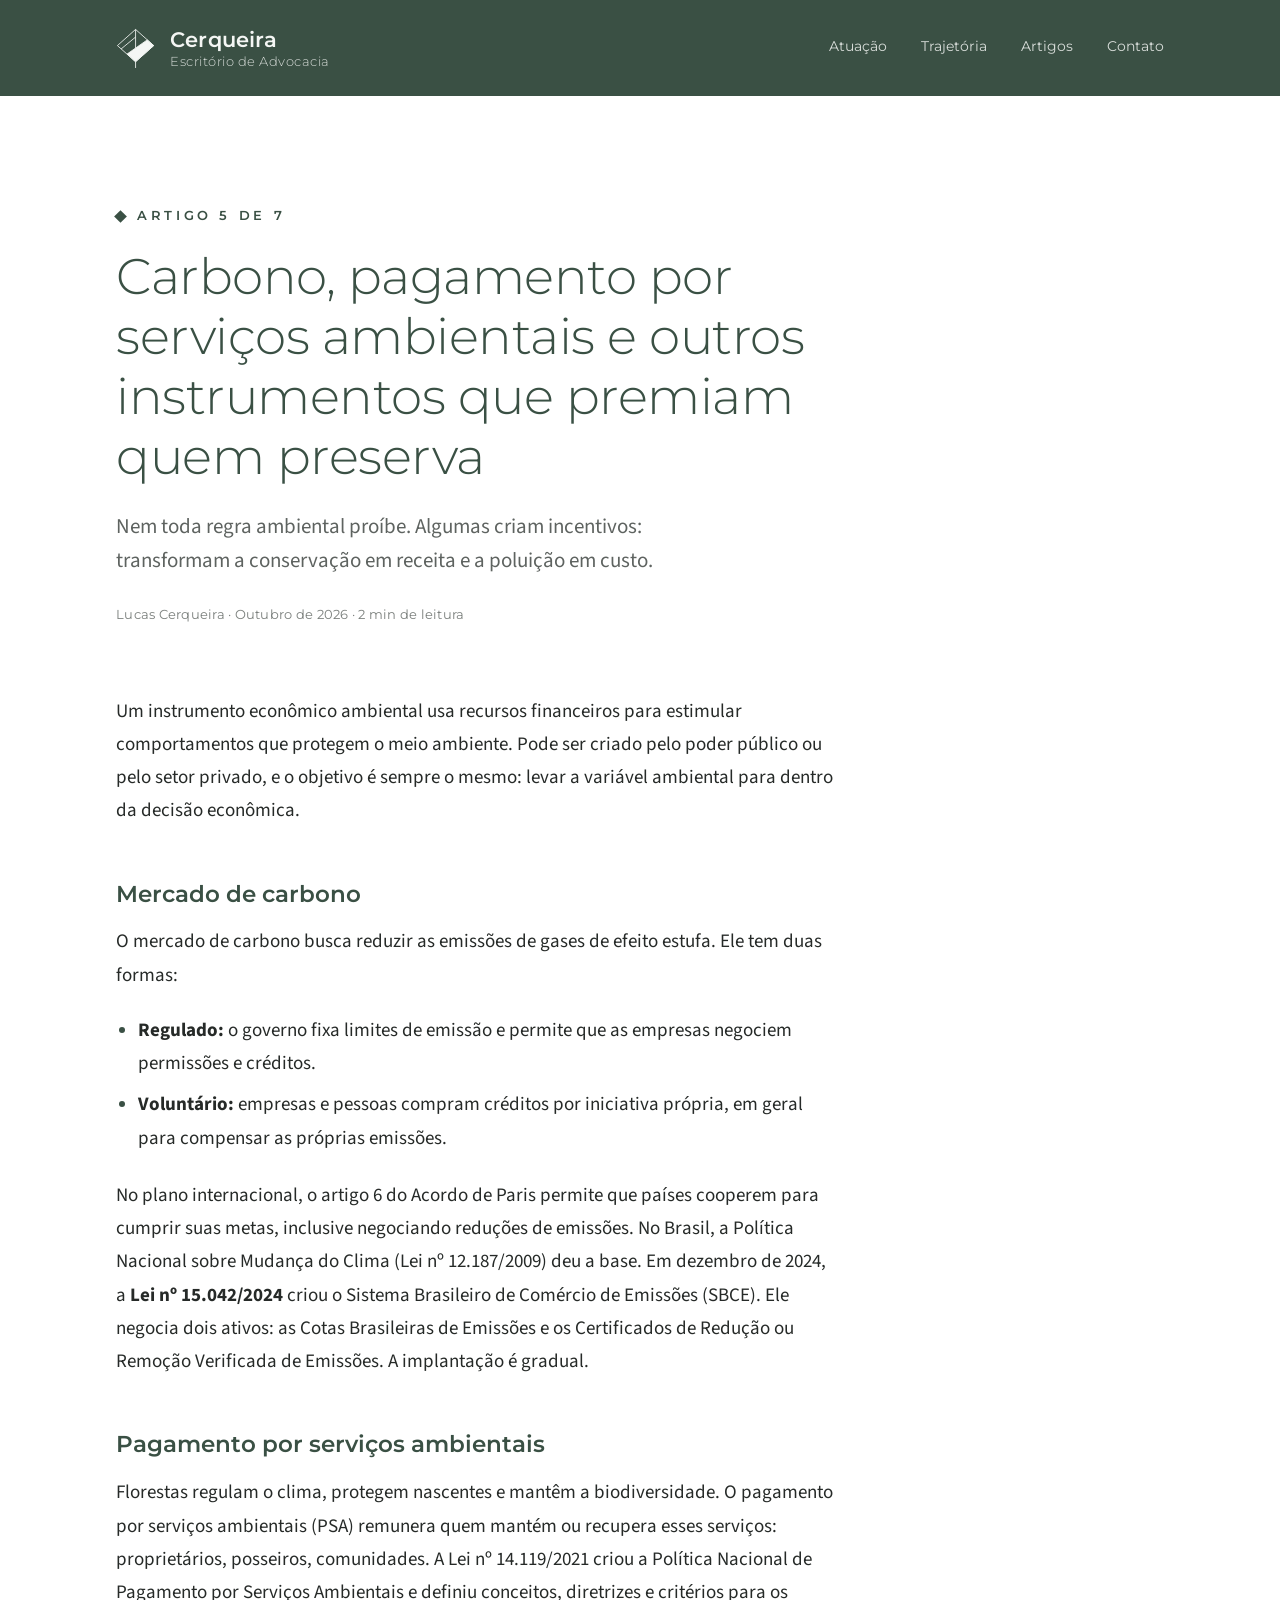
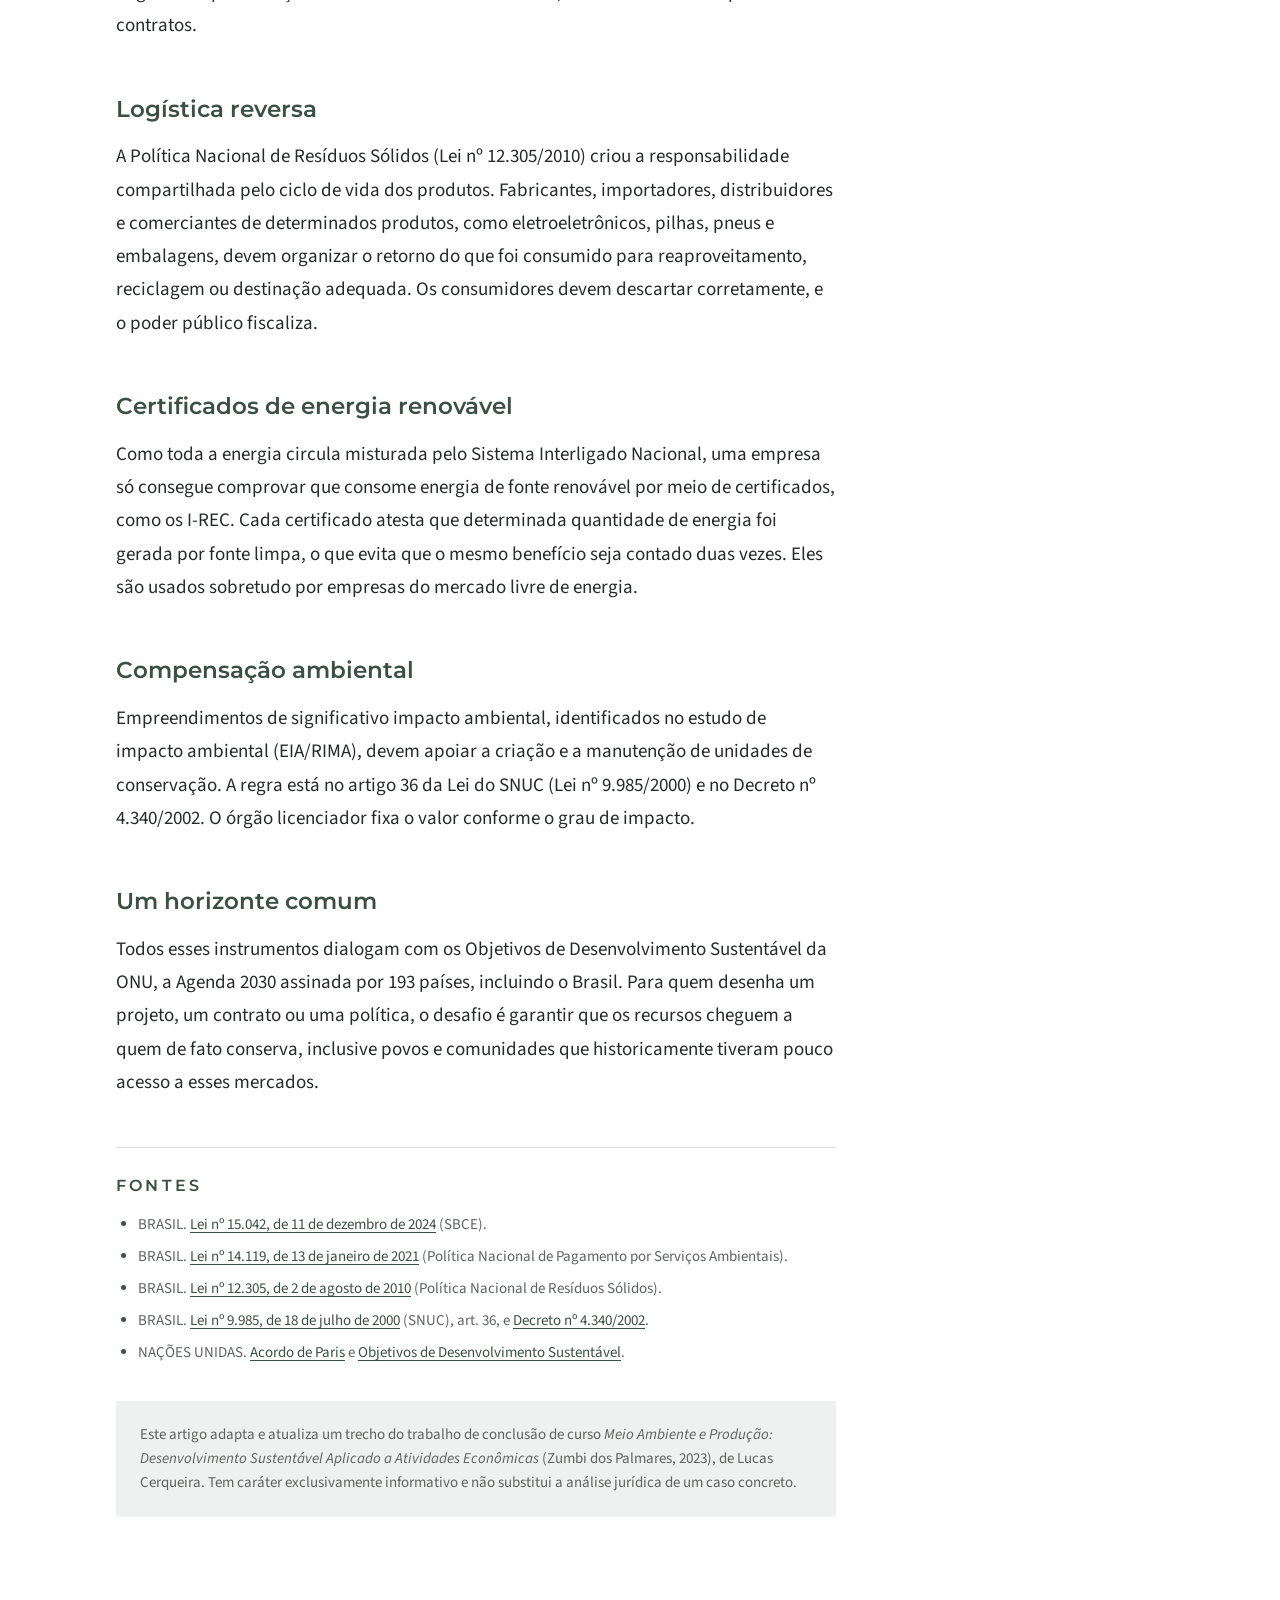
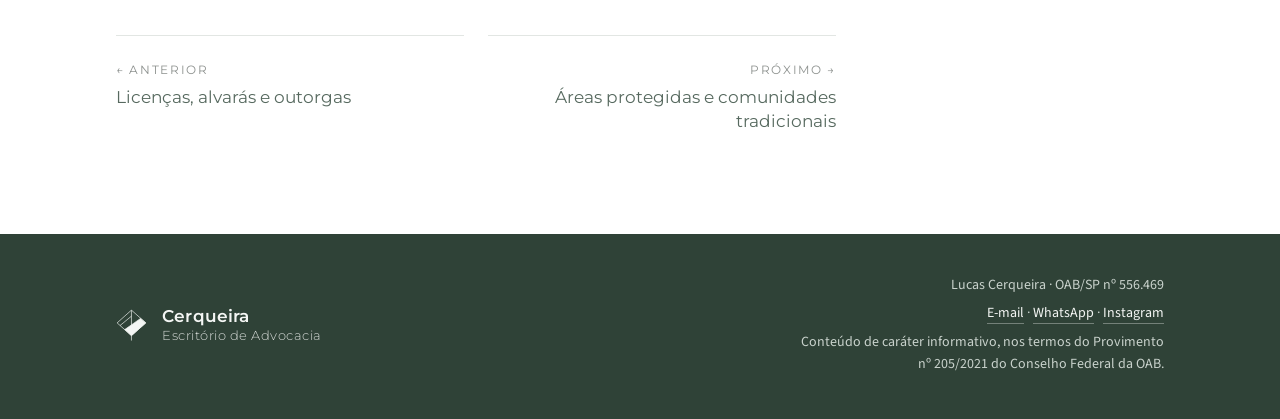
<file: artigos/instrumentos-economicos-ambientais.html>
<!doctype html>
<html lang="pt-BR">
<head>
<meta charset="utf-8">
<meta name="viewport" content="width=device-width, initial-scale=1">
<title>Instrumentos econômicos ambientais · Cerqueira Escritório de Advocacia</title>
<meta name="description" content="Mercado de carbono, PSA, logística reversa, certificados de energia renovável e compensação ambiental.">
<meta property="og:title" content="Carbono, pagamento por serviços ambientais e outros instrumentos que premiam quem preserva">
<meta property="og:type" content="article">
<meta property="og:locale" content="pt_BR">
<meta property="og:url" content="https://lucascerqueira.adv.br/artigos/instrumentos-economicos-ambientais.html">
<meta property="og:description" content="Mercado de carbono, PSA, logística reversa, certificados de energia renovável e compensação ambiental.">
<meta property="og:image" content="https://lucascerqueira.adv.br/compartilhar.jpg">
<meta property="og:image:width" content="1200">
<meta property="og:image:height" content="630">
<meta name="twitter:card" content="summary_large_image">
<link rel="canonical" href="https://lucascerqueira.adv.br/artigos/instrumentos-economicos-ambientais.html">
<link rel="icon" type="image/svg+xml" href="../logo.svg">
<link rel="preconnect" href="https://fonts.googleapis.com">
<link rel="preconnect" href="https://fonts.gstatic.com" crossorigin>
<link href="https://fonts.googleapis.com/css2?family=Montserrat:wght@300;400;600&family=Source+Sans+3:wght@300;400;600&display=swap" rel="stylesheet">
<link rel="stylesheet" href="../estilo.css">
</head>
<body>

<svg width="0" height="0" style="position:absolute" aria-hidden="true">
  <symbol id="logo" viewBox="-2 -2 134 142">
    <g fill="none" stroke="currentColor" stroke-width="3">
      <path d="M65 1 L129 58 L65 115 L1 58 Z"/>
      <path d="M65 1 V68"/>
      <path d="M14 70 L65 28"/>
      <path d="M106 38 L129 58 L65 115 L35 88 Z" fill="currentColor"/>
      <path d="M65 115 V137"/>
    </g>
  </symbol>
</svg>

<div class="masthead compact">
  <header>
    <div class="wrap">
      <a class="brand" href="../index.html" aria-label="Cerqueira Escritório de Advocacia, início">
        <svg viewBox="-2 -2 134 142" aria-hidden="true"><use href="#logo"/></svg>
        <span class="brand-text"><b>Cerqueira</b><span>Escritório de Advocacia</span></span>
      </a>
      <nav aria-label="Seções">
        <a href="../index.html#atuacao">Atuação</a>
        <a href="../index.html#trajetoria">Trajetória</a>
        <a href="../index.html#artigos">Artigos</a>
        <a href="../index.html#contato">Contato</a>
      </nav>
    </div>
  </header>
</div>

<main>
  <div class="wrap article-head">
    <p class="label">Artigo 5 de 7</p>
    <h1>Carbono, pagamento por serviços ambientais e outros instrumentos que premiam quem preserva</h1>
    <p class="dek">Nem toda regra ambiental proíbe. Algumas criam incentivos: transformam a conservação em receita e a poluição em custo.</p>
    <p class="meta">Lucas Cerqueira · Outubro de 2026 · 2 min de leitura</p>
  </div>

  <article class="wrap prose">
<p>Um instrumento econômico ambiental usa recursos financeiros para estimular comportamentos que protegem o meio ambiente. Pode ser criado pelo poder público ou pelo setor privado, e o objetivo é sempre o mesmo: levar a variável ambiental para dentro da decisão econômica.</p>

<h2>Mercado de carbono</h2>
<p>O mercado de carbono busca reduzir as emissões de gases de efeito estufa. Ele tem duas formas:</p>
<ul>
<li><strong>Regulado:</strong> o governo fixa limites de emissão e permite que as empresas negociem permissões e créditos.</li>
<li><strong>Voluntário:</strong> empresas e pessoas compram créditos por iniciativa própria, em geral para compensar as próprias emissões.</li>
</ul>
<p>No plano internacional, o artigo 6 do Acordo de Paris permite que países cooperem para cumprir suas metas, inclusive negociando reduções de emissões. No Brasil, a Política Nacional sobre Mudança do Clima (Lei nº 12.187/2009) deu a base. Em dezembro de 2024, a <strong>Lei nº 15.042/2024</strong> criou o Sistema Brasileiro de Comércio de Emissões (SBCE). Ele negocia dois ativos: as Cotas Brasileiras de Emissões e os Certificados de Redução ou Remoção Verificada de Emissões. A implantação é gradual.</p>

<h2>Pagamento por serviços ambientais</h2>
<p>Florestas regulam o clima, protegem nascentes e mantêm a biodiversidade. O pagamento por serviços ambientais (PSA) remunera quem mantém ou recupera esses serviços: proprietários, posseiros, comunidades. A Lei nº 14.119/2021 criou a Política Nacional de Pagamento por Serviços Ambientais e definiu conceitos, diretrizes e critérios para os contratos.</p>

<h2>Logística reversa</h2>
<p>A Política Nacional de Resíduos Sólidos (Lei nº 12.305/2010) criou a responsabilidade compartilhada pelo ciclo de vida dos produtos. Fabricantes, importadores, distribuidores e comerciantes de determinados produtos, como eletroeletrônicos, pilhas, pneus e embalagens, devem organizar o retorno do que foi consumido para reaproveitamento, reciclagem ou destinação adequada. Os consumidores devem descartar corretamente, e o poder público fiscaliza.</p>

<h2>Certificados de energia renovável</h2>
<p>Como toda a energia circula misturada pelo Sistema Interligado Nacional, uma empresa só consegue comprovar que consome energia de fonte renovável por meio de certificados, como os I-REC. Cada certificado atesta que determinada quantidade de energia foi gerada por fonte limpa, o que evita que o mesmo benefício seja contado duas vezes. Eles são usados sobretudo por empresas do mercado livre de energia.</p>

<h2>Compensação ambiental</h2>
<p>Empreendimentos de significativo impacto ambiental, identificados no estudo de impacto ambiental (EIA/RIMA), devem apoiar a criação e a manutenção de unidades de conservação. A regra está no artigo 36 da Lei do SNUC (Lei nº 9.985/2000) e no Decreto nº 4.340/2002. O órgão licenciador fixa o valor conforme o grau de impacto.</p>

<h2>Um horizonte comum</h2>
<p>Todos esses instrumentos dialogam com os Objetivos de Desenvolvimento Sustentável da ONU, a Agenda 2030 assinada por 193 países, incluindo o Brasil. Para quem desenha um projeto, um contrato ou uma política, o desafio é garantir que os recursos cheguem a quem de fato conserva, inclusive povos e comunidades que historicamente tiveram pouco acesso a esses mercados.</p>
    <div class="sources">
      <h2>Fontes</h2>
      <ul>
<li>BRASIL. <a href="https://www.planalto.gov.br/ccivil_03/_ato2023-2026/2024/Lei/L15042.htm">Lei nº 15.042, de 11 de dezembro de 2024</a> (SBCE).</li>
<li>BRASIL. <a href="https://www.planalto.gov.br/ccivil_03/_ato2019-2022/2021/lei/L14119.htm">Lei nº 14.119, de 13 de janeiro de 2021</a> (Política Nacional de Pagamento por Serviços Ambientais).</li>
<li>BRASIL. <a href="https://www.planalto.gov.br/ccivil_03/_ato2007-2010/2010/lei/l12305.htm">Lei nº 12.305, de 2 de agosto de 2010</a> (Política Nacional de Resíduos Sólidos).</li>
<li>BRASIL. <a href="https://www.planalto.gov.br/ccivil_03/leis/l9985.htm">Lei nº 9.985, de 18 de julho de 2000</a> (SNUC), art. 36, e <a href="https://www.planalto.gov.br/ccivil_03/decreto/2002/d4340.htm">Decreto nº 4.340/2002</a>.</li>
<li>NAÇÕES UNIDAS. <a href="https://brasil.un.org/pt-br/88191-acordo-de-paris-sobre-o-clima">Acordo de Paris</a> e <a href="https://brasil.un.org/pt-br/sdgs">Objetivos de Desenvolvimento Sustentável</a>.</li>
      </ul>
    </div>
    <p class="note">Este artigo adapta e atualiza um trecho do trabalho de conclusão de curso <em>Meio Ambiente e Produção: Desenvolvimento Sustentável Aplicado a Atividades Econômicas</em> (Zumbi dos Palmares, 2023), de Lucas Cerqueira. Tem caráter exclusivamente informativo e não substitui a análise jurídica de um caso concreto.</p>
  </article>

  <nav class="wrap article-nav" aria-label="Outros artigos"><a href="licencas-alvaras-autorizacoes-e-outorgas.html"><small>← Anterior</small><b>Licenças, alvarás e outorgas</b></a><a class="next" href="areas-protegidas-e-comunidades-tradicionais.html"><small>Próximo →</small><b>Áreas protegidas e comunidades tradicionais</b></a></nav>
</main>

<footer>
  <div class="wrap">
    <span class="brand">
      <svg viewBox="-2 -2 134 142" aria-hidden="true"><use href="#logo"/></svg>
      <span class="brand-text"><b>Cerqueira</b><span>Escritório de Advocacia</span></span>
    </span>
    <p>Lucas Cerqueira · OAB/SP nº 556.469<br><span class="footer-links"><a href="mailto:lucas.cerqueira@adv.oabsp.org.br">E-mail</a> · <a href="https://wa.me/5511956068873" target="_blank" rel="noopener">WhatsApp</a> · <a href="https://www.instagram.com/lusca.crz/" target="_blank" rel="noopener">Instagram</a></span><br>Conteúdo de caráter informativo, nos termos do Provimento nº 205/2021 do Conselho Federal da OAB.</p>
  </div>
</footer>

</body>
</html>
</file>
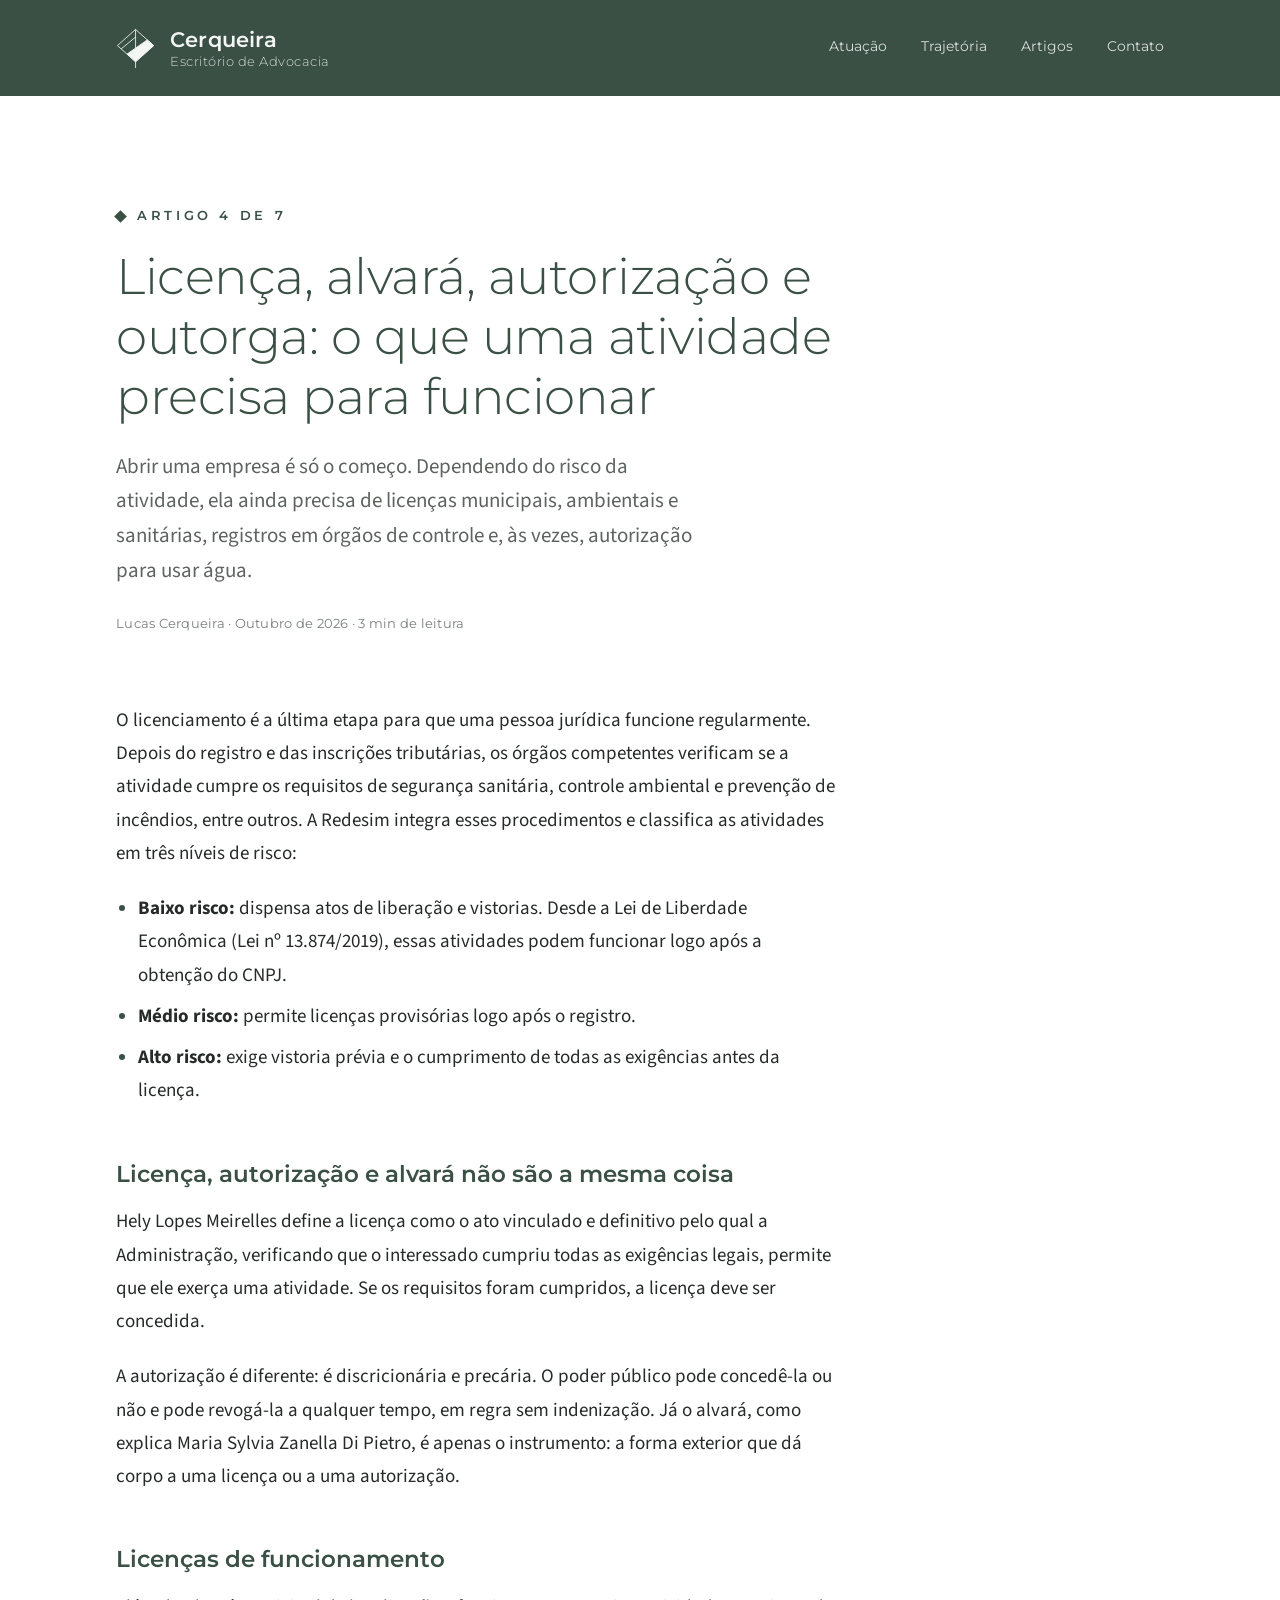
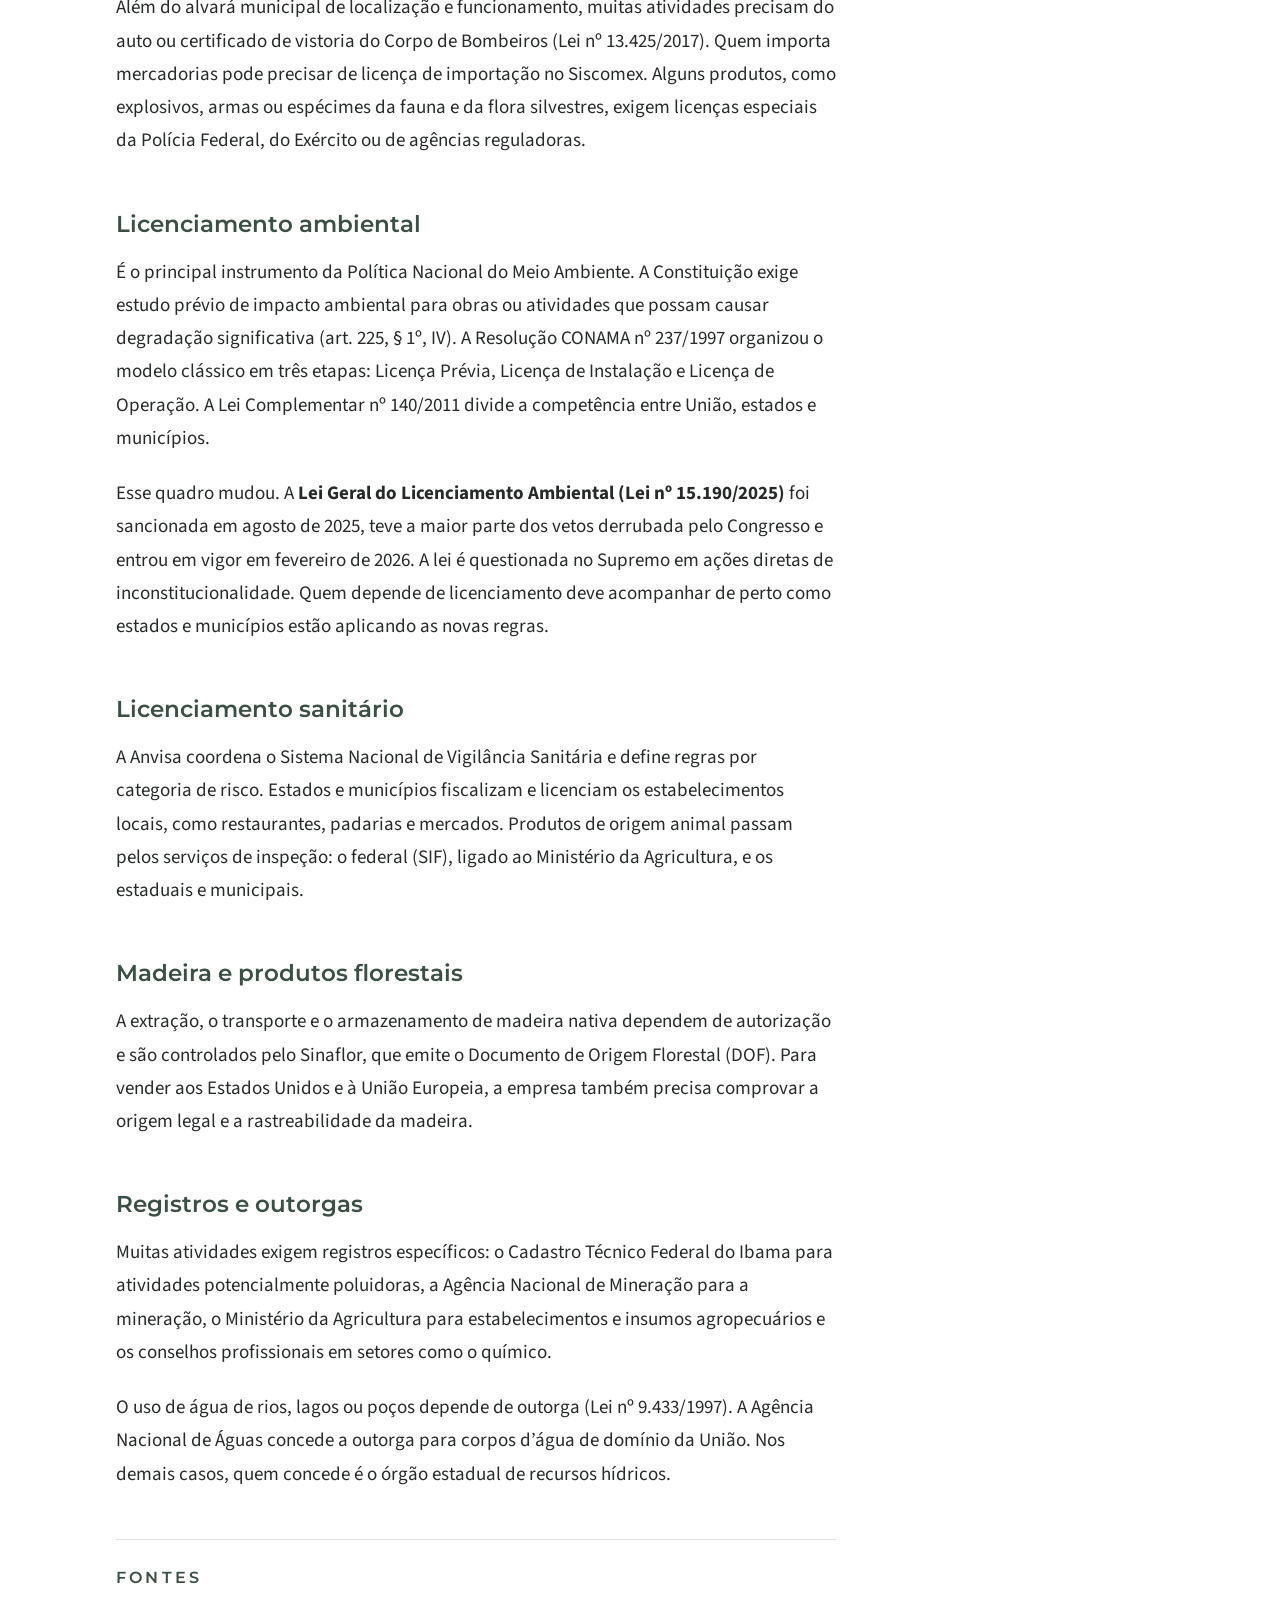
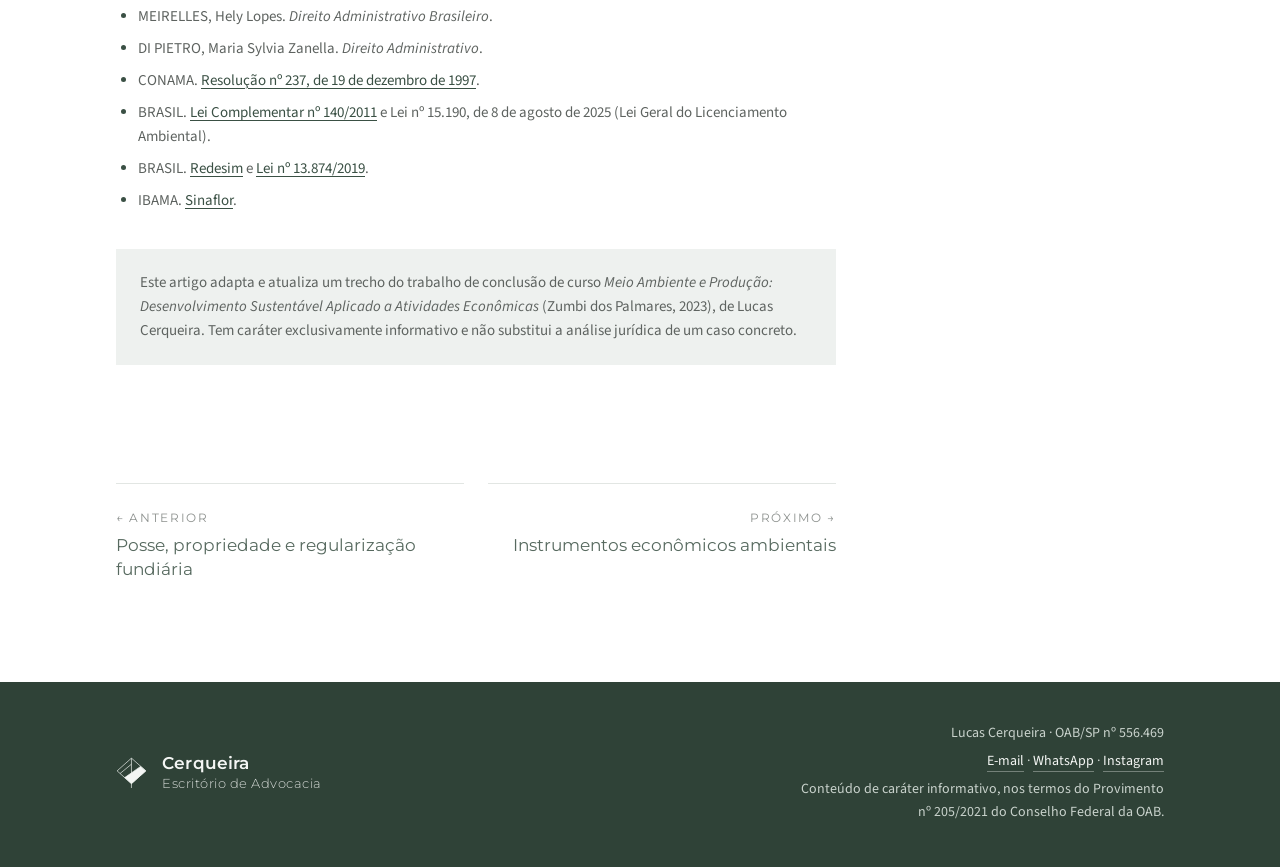
<file: artigos/licencas-alvaras-autorizacoes-e-outorgas.html>
<!doctype html>
<html lang="pt-BR">
<head>
<meta charset="utf-8">
<meta name="viewport" content="width=device-width, initial-scale=1">
<title>Licenças, alvarás e outorgas · Cerqueira Escritório de Advocacia</title>
<meta name="description" content="As diferenças entre os atos que liberam uma atividade, e o que mudou no licenciamento ambiental.">
<meta property="og:title" content="Licença, alvará, autorização e outorga: o que uma atividade precisa para funcionar">
<meta property="og:type" content="article">
<meta property="og:locale" content="pt_BR">
<meta property="og:url" content="https://lucascerqueira.adv.br/artigos/licencas-alvaras-autorizacoes-e-outorgas.html">
<meta property="og:description" content="As diferenças entre os atos que liberam uma atividade, e o que mudou no licenciamento ambiental.">
<meta property="og:image" content="https://lucascerqueira.adv.br/compartilhar.jpg">
<meta property="og:image:width" content="1200">
<meta property="og:image:height" content="630">
<meta name="twitter:card" content="summary_large_image">
<link rel="canonical" href="https://lucascerqueira.adv.br/artigos/licencas-alvaras-autorizacoes-e-outorgas.html">
<link rel="icon" type="image/svg+xml" href="../logo.svg">
<link rel="preconnect" href="https://fonts.googleapis.com">
<link rel="preconnect" href="https://fonts.gstatic.com" crossorigin>
<link href="https://fonts.googleapis.com/css2?family=Montserrat:wght@300;400;600&family=Source+Sans+3:wght@300;400;600&display=swap" rel="stylesheet">
<link rel="stylesheet" href="../estilo.css">
</head>
<body>

<svg width="0" height="0" style="position:absolute" aria-hidden="true">
  <symbol id="logo" viewBox="-2 -2 134 142">
    <g fill="none" stroke="currentColor" stroke-width="3">
      <path d="M65 1 L129 58 L65 115 L1 58 Z"/>
      <path d="M65 1 V68"/>
      <path d="M14 70 L65 28"/>
      <path d="M106 38 L129 58 L65 115 L35 88 Z" fill="currentColor"/>
      <path d="M65 115 V137"/>
    </g>
  </symbol>
</svg>

<div class="masthead compact">
  <header>
    <div class="wrap">
      <a class="brand" href="../index.html" aria-label="Cerqueira Escritório de Advocacia, início">
        <svg viewBox="-2 -2 134 142" aria-hidden="true"><use href="#logo"/></svg>
        <span class="brand-text"><b>Cerqueira</b><span>Escritório de Advocacia</span></span>
      </a>
      <nav aria-label="Seções">
        <a href="../index.html#atuacao">Atuação</a>
        <a href="../index.html#trajetoria">Trajetória</a>
        <a href="../index.html#artigos">Artigos</a>
        <a href="../index.html#contato">Contato</a>
      </nav>
    </div>
  </header>
</div>

<main>
  <div class="wrap article-head">
    <p class="label">Artigo 4 de 7</p>
    <h1>Licença, alvará, autorização e outorga: o que uma atividade precisa para funcionar</h1>
    <p class="dek">Abrir uma empresa é só o começo. Dependendo do risco da atividade, ela ainda precisa de licenças municipais, ambientais e sanitárias, registros em órgãos de controle e, às vezes, autorização para usar água.</p>
    <p class="meta">Lucas Cerqueira · Outubro de 2026 · 3 min de leitura</p>
  </div>

  <article class="wrap prose">
<p>O licenciamento é a última etapa para que uma pessoa jurídica funcione regularmente. Depois do registro e das inscrições tributárias, os órgãos competentes verificam se a atividade cumpre os requisitos de segurança sanitária, controle ambiental e prevenção de incêndios, entre outros. A Redesim integra esses procedimentos e classifica as atividades em três níveis de risco:</p>
<ul>
<li><strong>Baixo risco:</strong> dispensa atos de liberação e vistorias. Desde a Lei de Liberdade Econômica (Lei nº 13.874/2019), essas atividades podem funcionar logo após a obtenção do CNPJ.</li>
<li><strong>Médio risco:</strong> permite licenças provisórias logo após o registro.</li>
<li><strong>Alto risco:</strong> exige vistoria prévia e o cumprimento de todas as exigências antes da licença.</li>
</ul>

<h2>Licença, autorização e alvará não são a mesma coisa</h2>
<p>Hely Lopes Meirelles define a licença como o ato vinculado e definitivo pelo qual a Administração, verificando que o interessado cumpriu todas as exigências legais, permite que ele exerça uma atividade. Se os requisitos foram cumpridos, a licença deve ser concedida.</p>
<p>A autorização é diferente: é discricionária e precária. O poder público pode concedê-la ou não e pode revogá-la a qualquer tempo, em regra sem indenização. Já o alvará, como explica Maria Sylvia Zanella Di Pietro, é apenas o instrumento: a forma exterior que dá corpo a uma licença ou a uma autorização.</p>

<h2>Licenças de funcionamento</h2>
<p>Além do alvará municipal de localização e funcionamento, muitas atividades precisam do auto ou certificado de vistoria do Corpo de Bombeiros (Lei nº 13.425/2017). Quem importa mercadorias pode precisar de licença de importação no Siscomex. Alguns produtos, como explosivos, armas ou espécimes da fauna e da flora silvestres, exigem licenças especiais da Polícia Federal, do Exército ou de agências reguladoras.</p>

<h2>Licenciamento ambiental</h2>
<p>É o principal instrumento da Política Nacional do Meio Ambiente. A Constituição exige estudo prévio de impacto ambiental para obras ou atividades que possam causar degradação significativa (art. 225, § 1º, IV). A Resolução CONAMA nº 237/1997 organizou o modelo clássico em três etapas: Licença Prévia, Licença de Instalação e Licença de Operação. A Lei Complementar nº 140/2011 divide a competência entre União, estados e municípios.</p>
<p>Esse quadro mudou. A <strong>Lei Geral do Licenciamento Ambiental (Lei nº 15.190/2025)</strong> foi sancionada em agosto de 2025, teve a maior parte dos vetos derrubada pelo Congresso e entrou em vigor em fevereiro de 2026. A lei é questionada no Supremo em ações diretas de inconstitucionalidade. Quem depende de licenciamento deve acompanhar de perto como estados e municípios estão aplicando as novas regras.</p>

<h2>Licenciamento sanitário</h2>
<p>A Anvisa coordena o Sistema Nacional de Vigilância Sanitária e define regras por categoria de risco. Estados e municípios fiscalizam e licenciam os estabelecimentos locais, como restaurantes, padarias e mercados. Produtos de origem animal passam pelos serviços de inspeção: o federal (SIF), ligado ao Ministério da Agricultura, e os estaduais e municipais.</p>

<h2>Madeira e produtos florestais</h2>
<p>A extração, o transporte e o armazenamento de madeira nativa dependem de autorização e são controlados pelo Sinaflor, que emite o Documento de Origem Florestal (DOF). Para vender aos Estados Unidos e à União Europeia, a empresa também precisa comprovar a origem legal e a rastreabilidade da madeira.</p>

<h2>Registros e outorgas</h2>
<p>Muitas atividades exigem registros específicos: o Cadastro Técnico Federal do Ibama para atividades potencialmente poluidoras, a Agência Nacional de Mineração para a mineração, o Ministério da Agricultura para estabelecimentos e insumos agropecuários e os conselhos profissionais em setores como o químico.</p>
<p>O uso de água de rios, lagos ou poços depende de outorga (Lei nº 9.433/1997). A Agência Nacional de Águas concede a outorga para corpos d’água de domínio da União. Nos demais casos, quem concede é o órgão estadual de recursos hídricos.</p>
    <div class="sources">
      <h2>Fontes</h2>
      <ul>
<li>MEIRELLES, Hely Lopes. <em>Direito Administrativo Brasileiro</em>.</li>
<li>DI PIETRO, Maria Sylvia Zanella. <em>Direito Administrativo</em>.</li>
<li>CONAMA. <a href="https://conama.mma.gov.br/?option=com_sisconama&task=arquivo.download&id=237">Resolução nº 237, de 19 de dezembro de 1997</a>.</li>
<li>BRASIL. <a href="https://www.planalto.gov.br/ccivil_03/leis/lcp/lcp140.htm">Lei Complementar nº 140/2011</a> e Lei nº 15.190, de 8 de agosto de 2025 (Lei Geral do Licenciamento Ambiental).</li>
<li>BRASIL. <a href="https://www.gov.br/empresas-e-negocios/pt-br/redesim">Redesim</a> e <a href="https://www.planalto.gov.br/ccivil_03/_ato2019-2022/2019/lei/l13874.htm">Lei nº 13.874/2019</a>.</li>
<li>IBAMA. <a href="https://www.gov.br/ibama/pt-br/assuntos/biodiversidade/flora-e-madeira/sistema-nacional-de-controle-da-origem-dos-produtos-florestais-sinaflor">Sinaflor</a>.</li>
      </ul>
    </div>
    <p class="note">Este artigo adapta e atualiza um trecho do trabalho de conclusão de curso <em>Meio Ambiente e Produção: Desenvolvimento Sustentável Aplicado a Atividades Econômicas</em> (Zumbi dos Palmares, 2023), de Lucas Cerqueira. Tem caráter exclusivamente informativo e não substitui a análise jurídica de um caso concreto.</p>
  </article>

  <nav class="wrap article-nav" aria-label="Outros artigos"><a href="posse-propriedade-e-regularizacao-fundiaria.html"><small>← Anterior</small><b>Posse, propriedade e regularização fundiária</b></a><a class="next" href="instrumentos-economicos-ambientais.html"><small>Próximo →</small><b>Instrumentos econômicos ambientais</b></a></nav>
</main>

<footer>
  <div class="wrap">
    <span class="brand">
      <svg viewBox="-2 -2 134 142" aria-hidden="true"><use href="#logo"/></svg>
      <span class="brand-text"><b>Cerqueira</b><span>Escritório de Advocacia</span></span>
    </span>
    <p>Lucas Cerqueira · OAB/SP nº 556.469<br><span class="footer-links"><a href="mailto:lucas.cerqueira@adv.oabsp.org.br">E-mail</a> · <a href="https://wa.me/5511956068873" target="_blank" rel="noopener">WhatsApp</a> · <a href="https://www.instagram.com/lusca.crz/" target="_blank" rel="noopener">Instagram</a></span><br>Conteúdo de caráter informativo, nos termos do Provimento nº 205/2021 do Conselho Federal da OAB.</p>
  </div>
</footer>

</body>
</html>
</file>
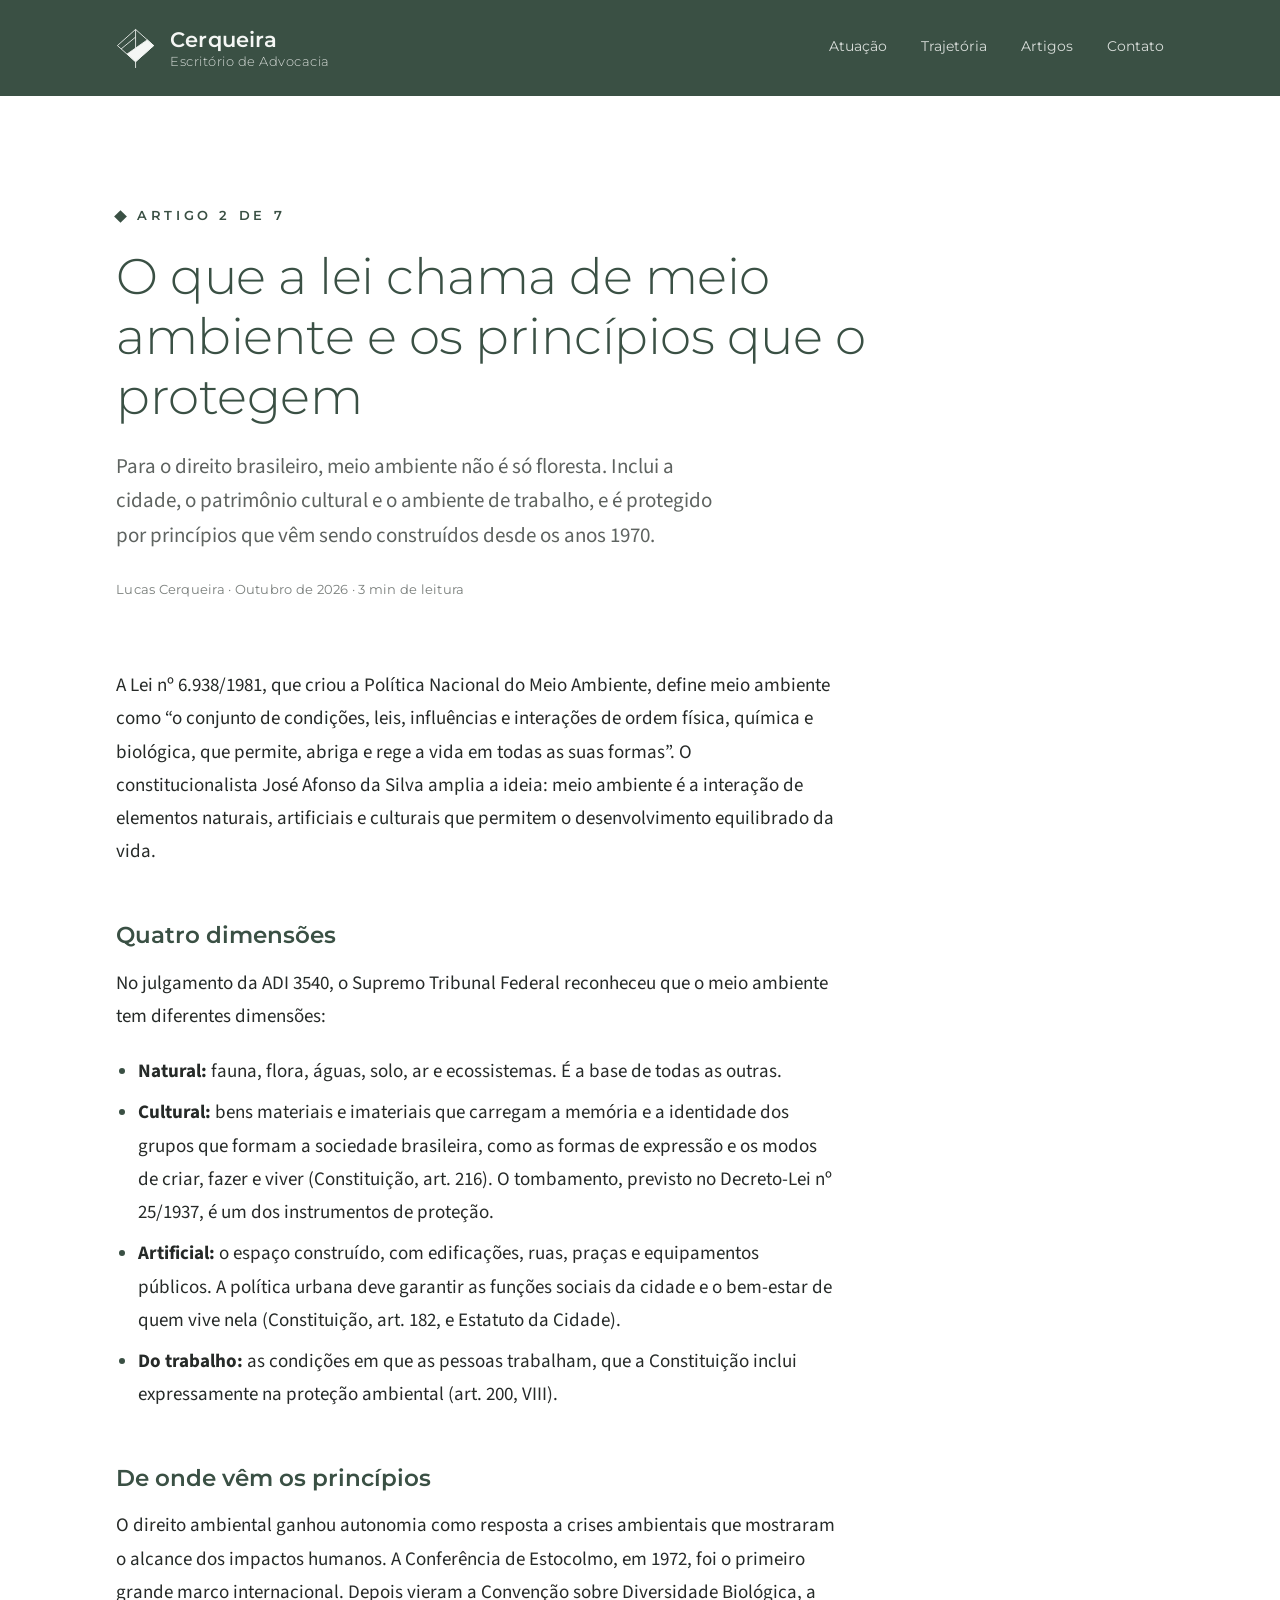
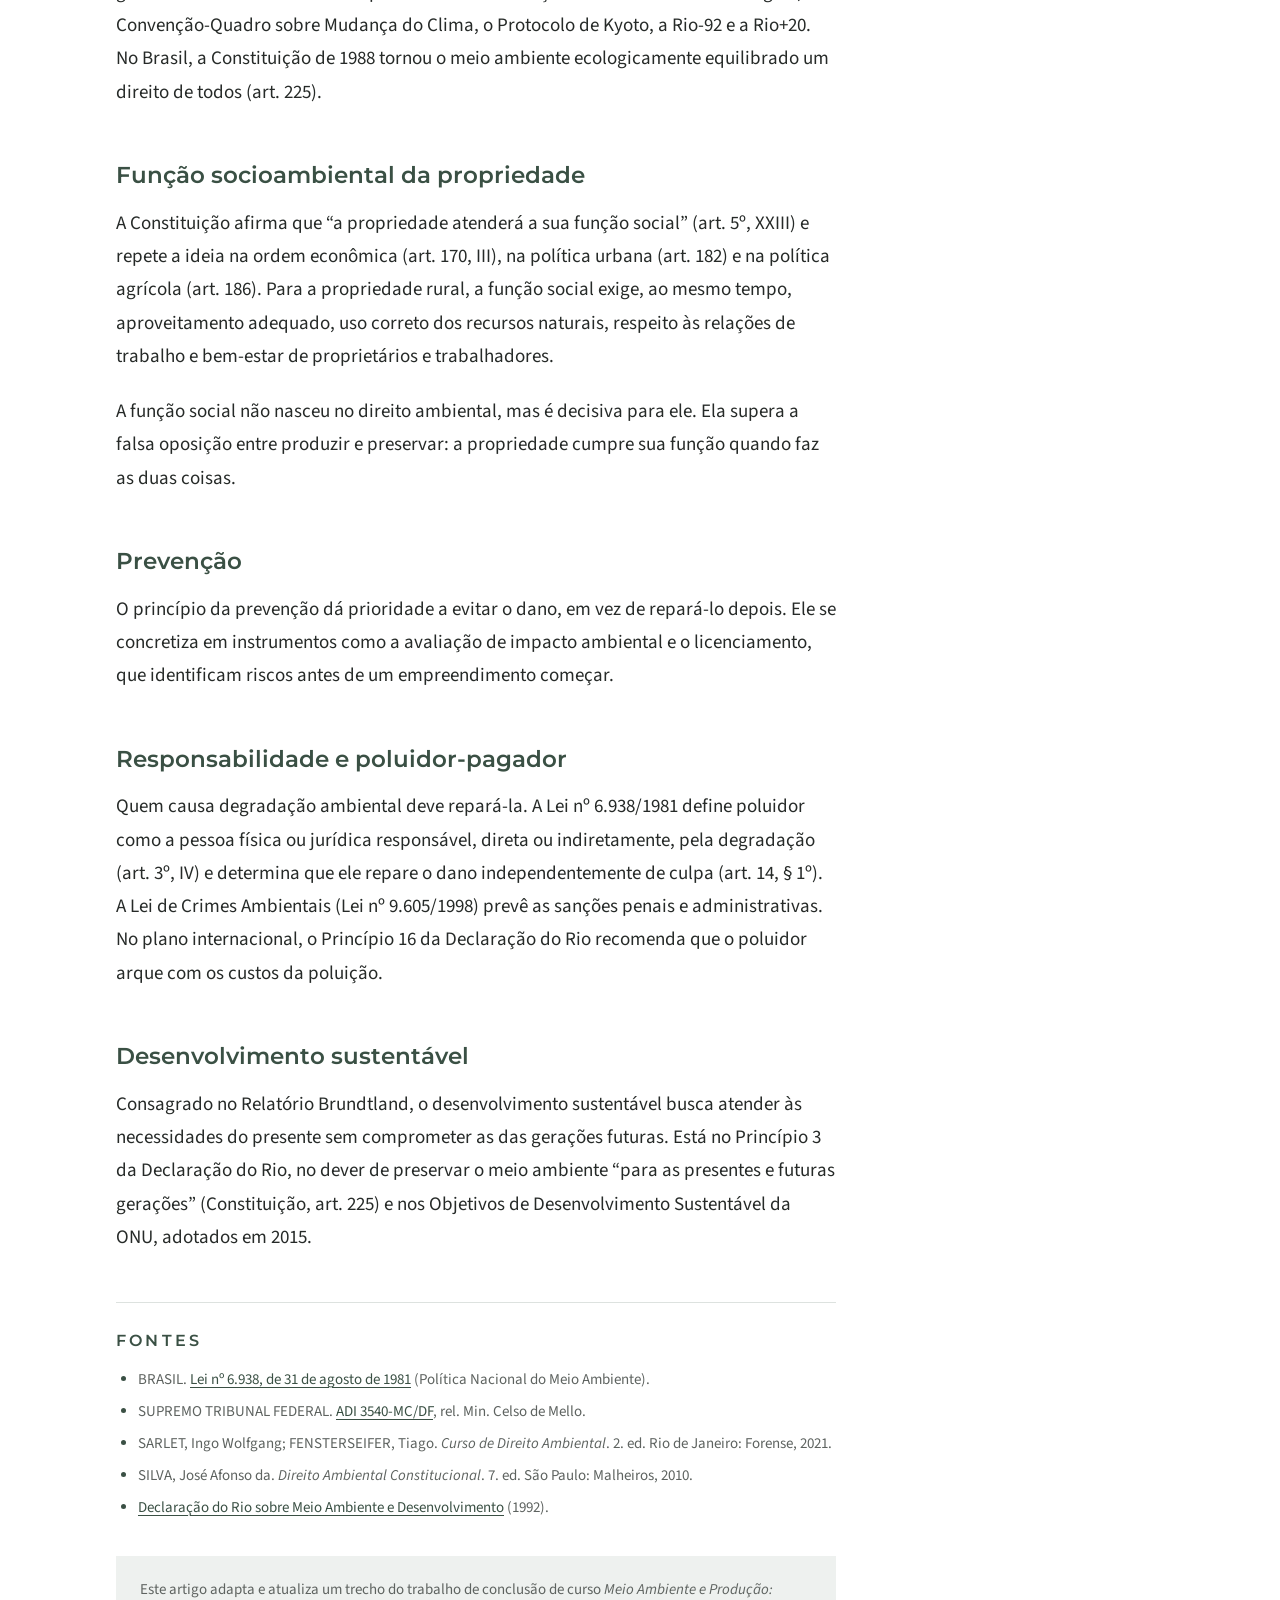
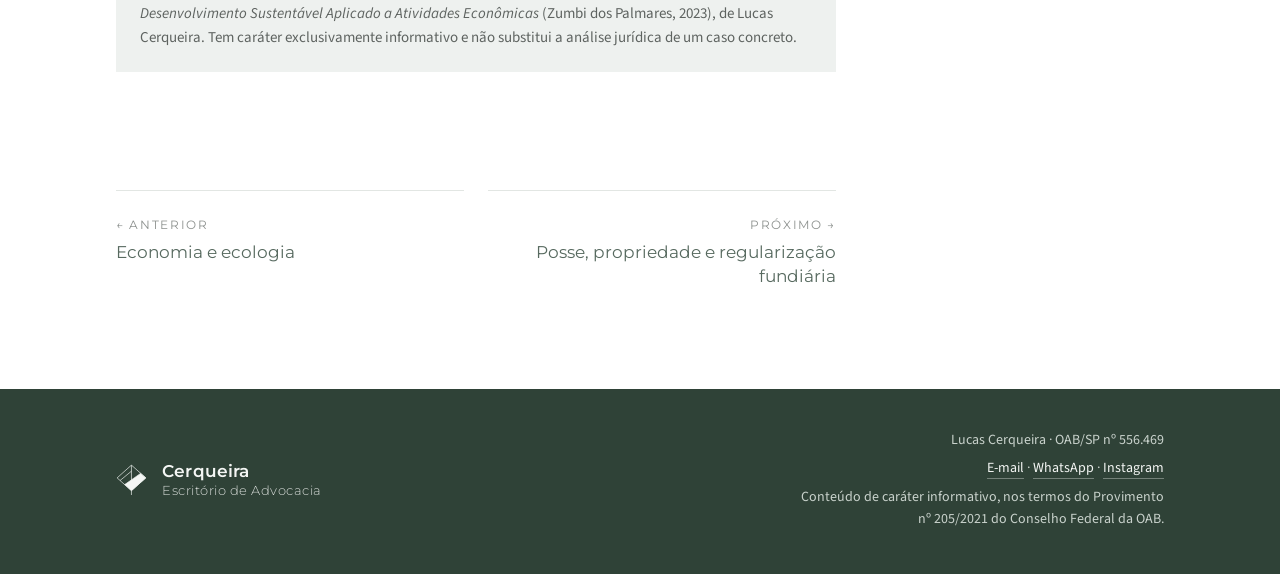
<file: artigos/meio-ambiente-e-principios.html>
<!doctype html>
<html lang="pt-BR">
<head>
<meta charset="utf-8">
<meta name="viewport" content="width=device-width, initial-scale=1">
<title>Meio ambiente e seus princípios · Cerqueira Escritório de Advocacia</title>
<meta name="description" content="As quatro dimensões do meio ambiente reconhecidas pelo STF e os princípios que orientam o direito ambiental.">
<meta property="og:title" content="O que a lei chama de meio ambiente e os princípios que o protegem">
<meta property="og:type" content="article">
<meta property="og:locale" content="pt_BR">
<meta property="og:url" content="https://lucascerqueira.adv.br/artigos/meio-ambiente-e-principios.html">
<meta property="og:description" content="As quatro dimensões do meio ambiente reconhecidas pelo STF e os princípios que orientam o direito ambiental.">
<meta property="og:image" content="https://lucascerqueira.adv.br/compartilhar.jpg">
<meta property="og:image:width" content="1200">
<meta property="og:image:height" content="630">
<meta name="twitter:card" content="summary_large_image">
<link rel="canonical" href="https://lucascerqueira.adv.br/artigos/meio-ambiente-e-principios.html">
<link rel="icon" type="image/svg+xml" href="../logo.svg">
<link rel="preconnect" href="https://fonts.googleapis.com">
<link rel="preconnect" href="https://fonts.gstatic.com" crossorigin>
<link href="https://fonts.googleapis.com/css2?family=Montserrat:wght@300;400;600&family=Source+Sans+3:wght@300;400;600&display=swap" rel="stylesheet">
<link rel="stylesheet" href="../estilo.css">
</head>
<body>

<svg width="0" height="0" style="position:absolute" aria-hidden="true">
  <symbol id="logo" viewBox="-2 -2 134 142">
    <g fill="none" stroke="currentColor" stroke-width="3">
      <path d="M65 1 L129 58 L65 115 L1 58 Z"/>
      <path d="M65 1 V68"/>
      <path d="M14 70 L65 28"/>
      <path d="M106 38 L129 58 L65 115 L35 88 Z" fill="currentColor"/>
      <path d="M65 115 V137"/>
    </g>
  </symbol>
</svg>

<div class="masthead compact">
  <header>
    <div class="wrap">
      <a class="brand" href="../index.html" aria-label="Cerqueira Escritório de Advocacia, início">
        <svg viewBox="-2 -2 134 142" aria-hidden="true"><use href="#logo"/></svg>
        <span class="brand-text"><b>Cerqueira</b><span>Escritório de Advocacia</span></span>
      </a>
      <nav aria-label="Seções">
        <a href="../index.html#atuacao">Atuação</a>
        <a href="../index.html#trajetoria">Trajetória</a>
        <a href="../index.html#artigos">Artigos</a>
        <a href="../index.html#contato">Contato</a>
      </nav>
    </div>
  </header>
</div>

<main>
  <div class="wrap article-head">
    <p class="label">Artigo 2 de 7</p>
    <h1>O que a lei chama de meio ambiente e os princípios que o protegem</h1>
    <p class="dek">Para o direito brasileiro, meio ambiente não é só floresta. Inclui a cidade, o patrimônio cultural e o ambiente de trabalho, e é protegido por princípios que vêm sendo construídos desde os anos 1970.</p>
    <p class="meta">Lucas Cerqueira · Outubro de 2026 · 3 min de leitura</p>
  </div>

  <article class="wrap prose">
<p>A Lei nº 6.938/1981, que criou a Política Nacional do Meio Ambiente, define meio ambiente como “o conjunto de condições, leis, influências e interações de ordem física, química e biológica, que permite, abriga e rege a vida em todas as suas formas”. O constitucionalista José Afonso da Silva amplia a ideia: meio ambiente é a interação de elementos naturais, artificiais e culturais que permitem o desenvolvimento equilibrado da vida.</p>

<h2>Quatro dimensões</h2>
<p>No julgamento da ADI 3540, o Supremo Tribunal Federal reconheceu que o meio ambiente tem diferentes dimensões:</p>
<ul>
<li><strong>Natural:</strong> fauna, flora, águas, solo, ar e ecossistemas. É a base de todas as outras.</li>
<li><strong>Cultural:</strong> bens materiais e imateriais que carregam a memória e a identidade dos grupos que formam a sociedade brasileira, como as formas de expressão e os modos de criar, fazer e viver (Constituição, art. 216). O tombamento, previsto no Decreto-Lei nº 25/1937, é um dos instrumentos de proteção.</li>
<li><strong>Artificial:</strong> o espaço construído, com edificações, ruas, praças e equipamentos públicos. A política urbana deve garantir as funções sociais da cidade e o bem-estar de quem vive nela (Constituição, art. 182, e Estatuto da Cidade).</li>
<li><strong>Do trabalho:</strong> as condições em que as pessoas trabalham, que a Constituição inclui expressamente na proteção ambiental (art. 200, VIII).</li>
</ul>

<h2>De onde vêm os princípios</h2>
<p>O direito ambiental ganhou autonomia como resposta a crises ambientais que mostraram o alcance dos impactos humanos. A Conferência de Estocolmo, em 1972, foi o primeiro grande marco internacional. Depois vieram a Convenção sobre Diversidade Biológica, a Convenção-Quadro sobre Mudança do Clima, o Protocolo de Kyoto, a Rio-92 e a Rio+20. No Brasil, a Constituição de 1988 tornou o meio ambiente ecologicamente equilibrado um direito de todos (art. 225).</p>

<h2>Função socioambiental da propriedade</h2>
<p>A Constituição afirma que “a propriedade atenderá a sua função social” (art. 5º, XXIII) e repete a ideia na ordem econômica (art. 170, III), na política urbana (art. 182) e na política agrícola (art. 186). Para a propriedade rural, a função social exige, ao mesmo tempo, aproveitamento adequado, uso correto dos recursos naturais, respeito às relações de trabalho e bem-estar de proprietários e trabalhadores.</p>
<p>A função social não nasceu no direito ambiental, mas é decisiva para ele. Ela supera a falsa oposição entre produzir e preservar: a propriedade cumpre sua função quando faz as duas coisas.</p>

<h2>Prevenção</h2>
<p>O princípio da prevenção dá prioridade a evitar o dano, em vez de repará-lo depois. Ele se concretiza em instrumentos como a avaliação de impacto ambiental e o licenciamento, que identificam riscos antes de um empreendimento começar.</p>

<h2>Responsabilidade e poluidor-pagador</h2>
<p>Quem causa degradação ambiental deve repará-la. A Lei nº 6.938/1981 define poluidor como a pessoa física ou jurídica responsável, direta ou indiretamente, pela degradação (art. 3º, IV) e determina que ele repare o dano independentemente de culpa (art. 14, § 1º). A Lei de Crimes Ambientais (Lei nº 9.605/1998) prevê as sanções penais e administrativas. No plano internacional, o Princípio 16 da Declaração do Rio recomenda que o poluidor arque com os custos da poluição.</p>

<h2>Desenvolvimento sustentável</h2>
<p>Consagrado no Relatório Brundtland, o desenvolvimento sustentável busca atender às necessidades do presente sem comprometer as das gerações futuras. Está no Princípio 3 da Declaração do Rio, no dever de preservar o meio ambiente “para as presentes e futuras gerações” (Constituição, art. 225) e nos Objetivos de Desenvolvimento Sustentável da ONU, adotados em 2015.</p>
    <div class="sources">
      <h2>Fontes</h2>
      <ul>
<li>BRASIL. <a href="https://www.planalto.gov.br/ccivil_03/leis/l6938.htm">Lei nº 6.938, de 31 de agosto de 1981</a> (Política Nacional do Meio Ambiente).</li>
<li>SUPREMO TRIBUNAL FEDERAL. <a href="https://redir.stf.jus.br/paginadorpub/paginador.jsp?docTP=AC&docID=387260">ADI 3540-MC/DF</a>, rel. Min. Celso de Mello.</li>
<li>SARLET, Ingo Wolfgang; FENSTERSEIFER, Tiago. <em>Curso de Direito Ambiental</em>. 2. ed. Rio de Janeiro: Forense, 2021.</li>
<li>SILVA, José Afonso da. <em>Direito Ambiental Constitucional</em>. 7. ed. São Paulo: Malheiros, 2010.</li>
<li><a href="https://cetesb.sp.gov.br/proclima/wp-content/uploads/sites/36/2013/12/declaracao_rio_ma.pdf">Declaração do Rio sobre Meio Ambiente e Desenvolvimento</a> (1992).</li>
      </ul>
    </div>
    <p class="note">Este artigo adapta e atualiza um trecho do trabalho de conclusão de curso <em>Meio Ambiente e Produção: Desenvolvimento Sustentável Aplicado a Atividades Econômicas</em> (Zumbi dos Palmares, 2023), de Lucas Cerqueira. Tem caráter exclusivamente informativo e não substitui a análise jurídica de um caso concreto.</p>
  </article>

  <nav class="wrap article-nav" aria-label="Outros artigos"><a href="economia-e-ecologia.html"><small>← Anterior</small><b>Economia e ecologia</b></a><a class="next" href="posse-propriedade-e-regularizacao-fundiaria.html"><small>Próximo →</small><b>Posse, propriedade e regularização fundiária</b></a></nav>
</main>

<footer>
  <div class="wrap">
    <span class="brand">
      <svg viewBox="-2 -2 134 142" aria-hidden="true"><use href="#logo"/></svg>
      <span class="brand-text"><b>Cerqueira</b><span>Escritório de Advocacia</span></span>
    </span>
    <p>Lucas Cerqueira · OAB/SP nº 556.469<br><span class="footer-links"><a href="mailto:lucas.cerqueira@adv.oabsp.org.br">E-mail</a> · <a href="https://wa.me/5511956068873" target="_blank" rel="noopener">WhatsApp</a> · <a href="https://www.instagram.com/lusca.crz/" target="_blank" rel="noopener">Instagram</a></span><br>Conteúdo de caráter informativo, nos termos do Provimento nº 205/2021 do Conselho Federal da OAB.</p>
  </div>
</footer>

</body>
</html>
</file>
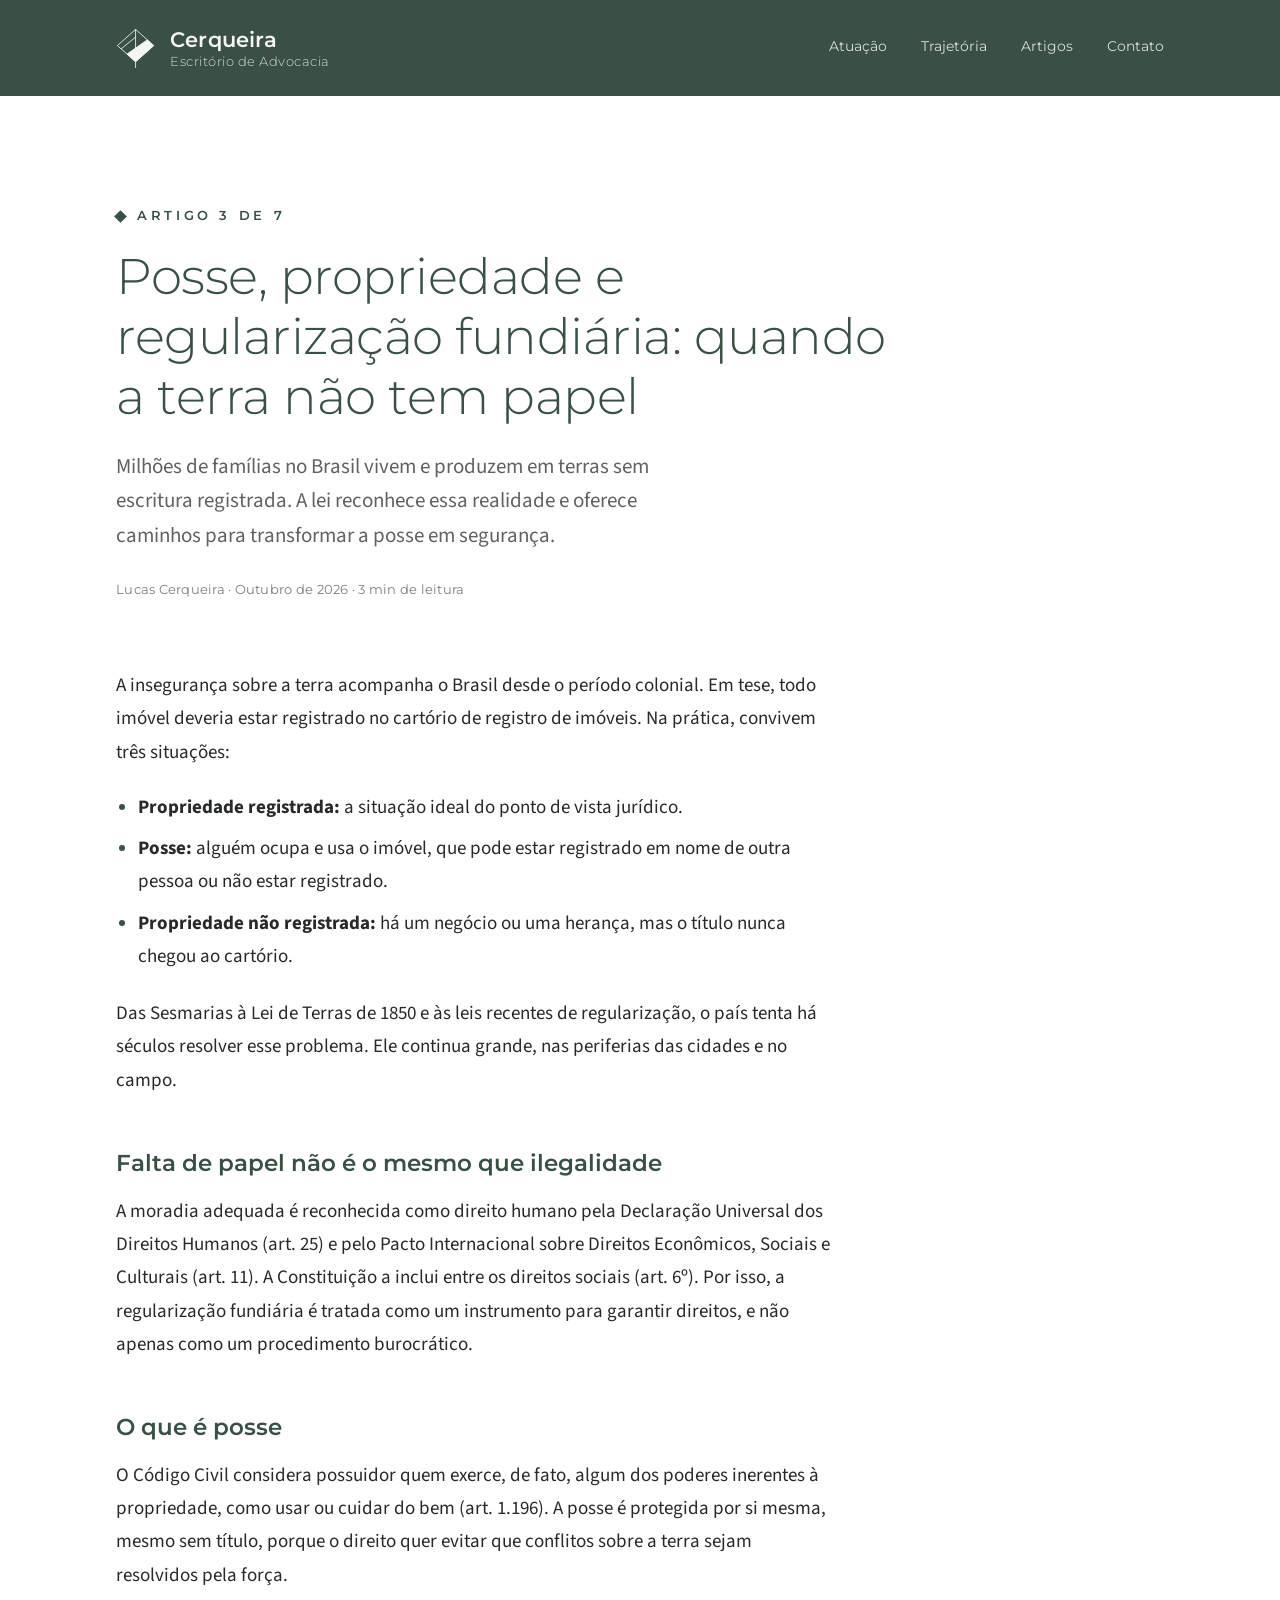
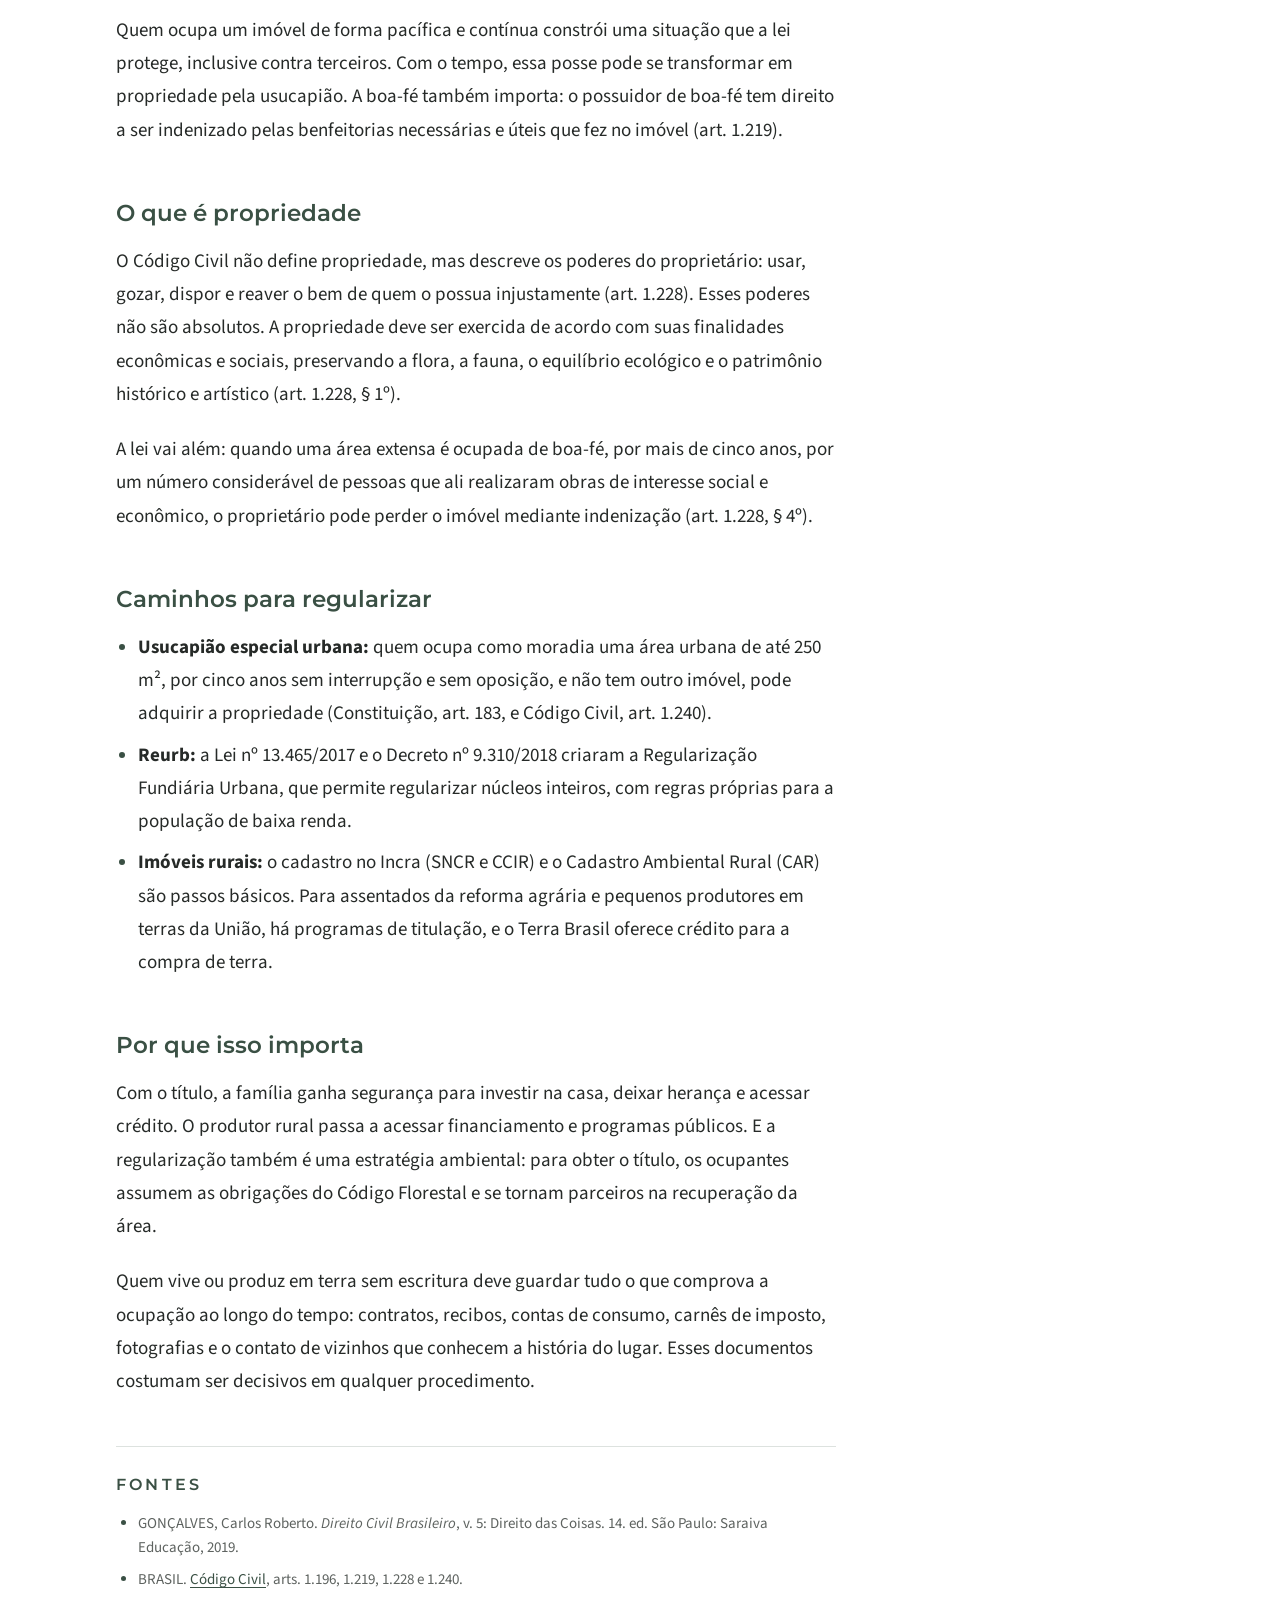
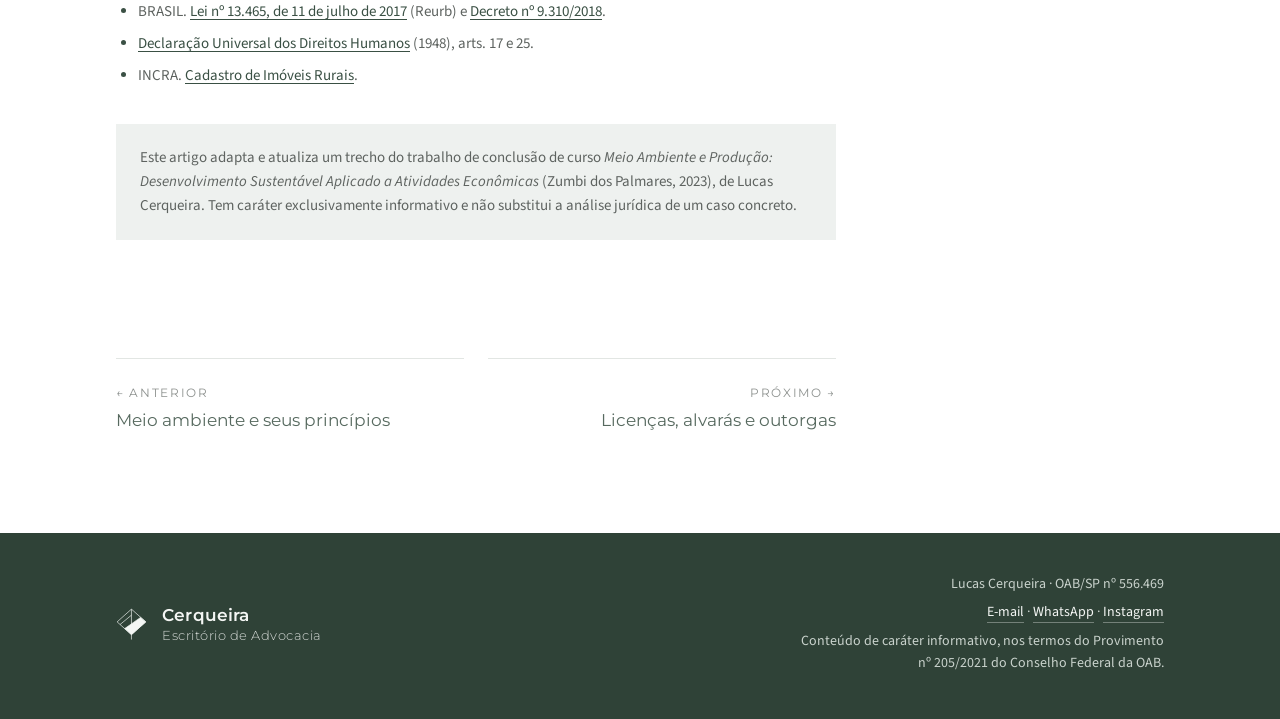
<file: artigos/posse-propriedade-e-regularizacao-fundiaria.html>
<!doctype html>
<html lang="pt-BR">
<head>
<meta charset="utf-8">
<meta name="viewport" content="width=device-width, initial-scale=1">
<title>Posse, propriedade e regularização fundiária · Cerqueira Escritório de Advocacia</title>
<meta name="description" content="Por que a falta de escritura não significa ilegalidade, e que caminhos a lei oferece para regularizar a terra.">
<meta property="og:title" content="Posse, propriedade e regularização fundiária: quando a terra não tem papel">
<meta property="og:type" content="article">
<meta property="og:locale" content="pt_BR">
<meta property="og:url" content="https://lucascerqueira.adv.br/artigos/posse-propriedade-e-regularizacao-fundiaria.html">
<meta property="og:description" content="Por que a falta de escritura não significa ilegalidade, e que caminhos a lei oferece para regularizar a terra.">
<meta property="og:image" content="https://lucascerqueira.adv.br/compartilhar.jpg">
<meta property="og:image:width" content="1200">
<meta property="og:image:height" content="630">
<meta name="twitter:card" content="summary_large_image">
<link rel="canonical" href="https://lucascerqueira.adv.br/artigos/posse-propriedade-e-regularizacao-fundiaria.html">
<link rel="icon" type="image/svg+xml" href="../logo.svg">
<link rel="preconnect" href="https://fonts.googleapis.com">
<link rel="preconnect" href="https://fonts.gstatic.com" crossorigin>
<link href="https://fonts.googleapis.com/css2?family=Montserrat:wght@300;400;600&family=Source+Sans+3:wght@300;400;600&display=swap" rel="stylesheet">
<link rel="stylesheet" href="../estilo.css">
</head>
<body>

<svg width="0" height="0" style="position:absolute" aria-hidden="true">
  <symbol id="logo" viewBox="-2 -2 134 142">
    <g fill="none" stroke="currentColor" stroke-width="3">
      <path d="M65 1 L129 58 L65 115 L1 58 Z"/>
      <path d="M65 1 V68"/>
      <path d="M14 70 L65 28"/>
      <path d="M106 38 L129 58 L65 115 L35 88 Z" fill="currentColor"/>
      <path d="M65 115 V137"/>
    </g>
  </symbol>
</svg>

<div class="masthead compact">
  <header>
    <div class="wrap">
      <a class="brand" href="../index.html" aria-label="Cerqueira Escritório de Advocacia, início">
        <svg viewBox="-2 -2 134 142" aria-hidden="true"><use href="#logo"/></svg>
        <span class="brand-text"><b>Cerqueira</b><span>Escritório de Advocacia</span></span>
      </a>
      <nav aria-label="Seções">
        <a href="../index.html#atuacao">Atuação</a>
        <a href="../index.html#trajetoria">Trajetória</a>
        <a href="../index.html#artigos">Artigos</a>
        <a href="../index.html#contato">Contato</a>
      </nav>
    </div>
  </header>
</div>

<main>
  <div class="wrap article-head">
    <p class="label">Artigo 3 de 7</p>
    <h1>Posse, propriedade e regularização fundiária: quando a terra não tem papel</h1>
    <p class="dek">Milhões de famílias no Brasil vivem e produzem em terras sem escritura registrada. A lei reconhece essa realidade e oferece caminhos para transformar a posse em segurança.</p>
    <p class="meta">Lucas Cerqueira · Outubro de 2026 · 3 min de leitura</p>
  </div>

  <article class="wrap prose">
<p>A insegurança sobre a terra acompanha o Brasil desde o período colonial. Em tese, todo imóvel deveria estar registrado no cartório de registro de imóveis. Na prática, convivem três situações:</p>
<ul>
<li><strong>Propriedade registrada:</strong> a situação ideal do ponto de vista jurídico.</li>
<li><strong>Posse:</strong> alguém ocupa e usa o imóvel, que pode estar registrado em nome de outra pessoa ou não estar registrado.</li>
<li><strong>Propriedade não registrada:</strong> há um negócio ou uma herança, mas o título nunca chegou ao cartório.</li>
</ul>
<p>Das Sesmarias à Lei de Terras de 1850 e às leis recentes de regularização, o país tenta há séculos resolver esse problema. Ele continua grande, nas periferias das cidades e no campo.</p>

<h2>Falta de papel não é o mesmo que ilegalidade</h2>
<p>A moradia adequada é reconhecida como direito humano pela Declaração Universal dos Direitos Humanos (art. 25) e pelo Pacto Internacional sobre Direitos Econômicos, Sociais e Culturais (art. 11). A Constituição a inclui entre os direitos sociais (art. 6º). Por isso, a regularização fundiária é tratada como um instrumento para garantir direitos, e não apenas como um procedimento burocrático.</p>

<h2>O que é posse</h2>
<p>O Código Civil considera possuidor quem exerce, de fato, algum dos poderes inerentes à propriedade, como usar ou cuidar do bem (art. 1.196). A posse é protegida por si mesma, mesmo sem título, porque o direito quer evitar que conflitos sobre a terra sejam resolvidos pela força.</p>
<p>Quem ocupa um imóvel de forma pacífica e contínua constrói uma situação que a lei protege, inclusive contra terceiros. Com o tempo, essa posse pode se transformar em propriedade pela usucapião. A boa-fé também importa: o possuidor de boa-fé tem direito a ser indenizado pelas benfeitorias necessárias e úteis que fez no imóvel (art. 1.219).</p>

<h2>O que é propriedade</h2>
<p>O Código Civil não define propriedade, mas descreve os poderes do proprietário: usar, gozar, dispor e reaver o bem de quem o possua injustamente (art. 1.228). Esses poderes não são absolutos. A propriedade deve ser exercida de acordo com suas finalidades econômicas e sociais, preservando a flora, a fauna, o equilíbrio ecológico e o patrimônio histórico e artístico (art. 1.228, § 1º).</p>
<p>A lei vai além: quando uma área extensa é ocupada de boa-fé, por mais de cinco anos, por um número considerável de pessoas que ali realizaram obras de interesse social e econômico, o proprietário pode perder o imóvel mediante indenização (art. 1.228, § 4º).</p>

<h2>Caminhos para regularizar</h2>
<ul>
<li><strong>Usucapião especial urbana:</strong> quem ocupa como moradia uma área urbana de até 250 m², por cinco anos sem interrupção e sem oposição, e não tem outro imóvel, pode adquirir a propriedade (Constituição, art. 183, e Código Civil, art. 1.240).</li>
<li><strong>Reurb:</strong> a Lei nº 13.465/2017 e o Decreto nº 9.310/2018 criaram a Regularização Fundiária Urbana, que permite regularizar núcleos inteiros, com regras próprias para a população de baixa renda.</li>
<li><strong>Imóveis rurais:</strong> o cadastro no Incra (SNCR e CCIR) e o Cadastro Ambiental Rural (CAR) são passos básicos. Para assentados da reforma agrária e pequenos produtores em terras da União, há programas de titulação, e o Terra Brasil oferece crédito para a compra de terra.</li>
</ul>

<h2>Por que isso importa</h2>
<p>Com o título, a família ganha segurança para investir na casa, deixar herança e acessar crédito. O produtor rural passa a acessar financiamento e programas públicos. E a regularização também é uma estratégia ambiental: para obter o título, os ocupantes assumem as obrigações do Código Florestal e se tornam parceiros na recuperação da área.</p>
<p>Quem vive ou produz em terra sem escritura deve guardar tudo o que comprova a ocupação ao longo do tempo: contratos, recibos, contas de consumo, carnês de imposto, fotografias e o contato de vizinhos que conhecem a história do lugar. Esses documentos costumam ser decisivos em qualquer procedimento.</p>
    <div class="sources">
      <h2>Fontes</h2>
      <ul>
<li>GONÇALVES, Carlos Roberto. <em>Direito Civil Brasileiro</em>, v. 5: Direito das Coisas. 14. ed. São Paulo: Saraiva Educação, 2019.</li>
<li>BRASIL. <a href="https://www.planalto.gov.br/ccivil_03/leis/2002/l10406compilada.htm">Código Civil</a>, arts. 1.196, 1.219, 1.228 e 1.240.</li>
<li>BRASIL. <a href="https://www.planalto.gov.br/ccivil_03/_ato2015-2018/2017/lei/l13465.htm">Lei nº 13.465, de 11 de julho de 2017</a> (Reurb) e <a href="https://www.planalto.gov.br/ccivil_03/_ato2015-2018/2018/decreto/d9310.htm">Decreto nº 9.310/2018</a>.</li>
<li><a href="https://www.unicef.org/brazil/declaracao-universal-dos-direitos-humanos">Declaração Universal dos Direitos Humanos</a> (1948), arts. 17 e 25.</li>
<li>INCRA. <a href="https://www.gov.br/incra/pt-br/assuntos/governanca-fundiaria/cadastro-imovel-rural">Cadastro de Imóveis Rurais</a>.</li>
      </ul>
    </div>
    <p class="note">Este artigo adapta e atualiza um trecho do trabalho de conclusão de curso <em>Meio Ambiente e Produção: Desenvolvimento Sustentável Aplicado a Atividades Econômicas</em> (Zumbi dos Palmares, 2023), de Lucas Cerqueira. Tem caráter exclusivamente informativo e não substitui a análise jurídica de um caso concreto.</p>
  </article>

  <nav class="wrap article-nav" aria-label="Outros artigos"><a href="meio-ambiente-e-principios.html"><small>← Anterior</small><b>Meio ambiente e seus princípios</b></a><a class="next" href="licencas-alvaras-autorizacoes-e-outorgas.html"><small>Próximo →</small><b>Licenças, alvarás e outorgas</b></a></nav>
</main>

<footer>
  <div class="wrap">
    <span class="brand">
      <svg viewBox="-2 -2 134 142" aria-hidden="true"><use href="#logo"/></svg>
      <span class="brand-text"><b>Cerqueira</b><span>Escritório de Advocacia</span></span>
    </span>
    <p>Lucas Cerqueira · OAB/SP nº 556.469<br><span class="footer-links"><a href="mailto:lucas.cerqueira@adv.oabsp.org.br">E-mail</a> · <a href="https://wa.me/5511956068873" target="_blank" rel="noopener">WhatsApp</a> · <a href="https://www.instagram.com/lusca.crz/" target="_blank" rel="noopener">Instagram</a></span><br>Conteúdo de caráter informativo, nos termos do Provimento nº 205/2021 do Conselho Federal da OAB.</p>
  </div>
</footer>

</body>
</html>
</file>
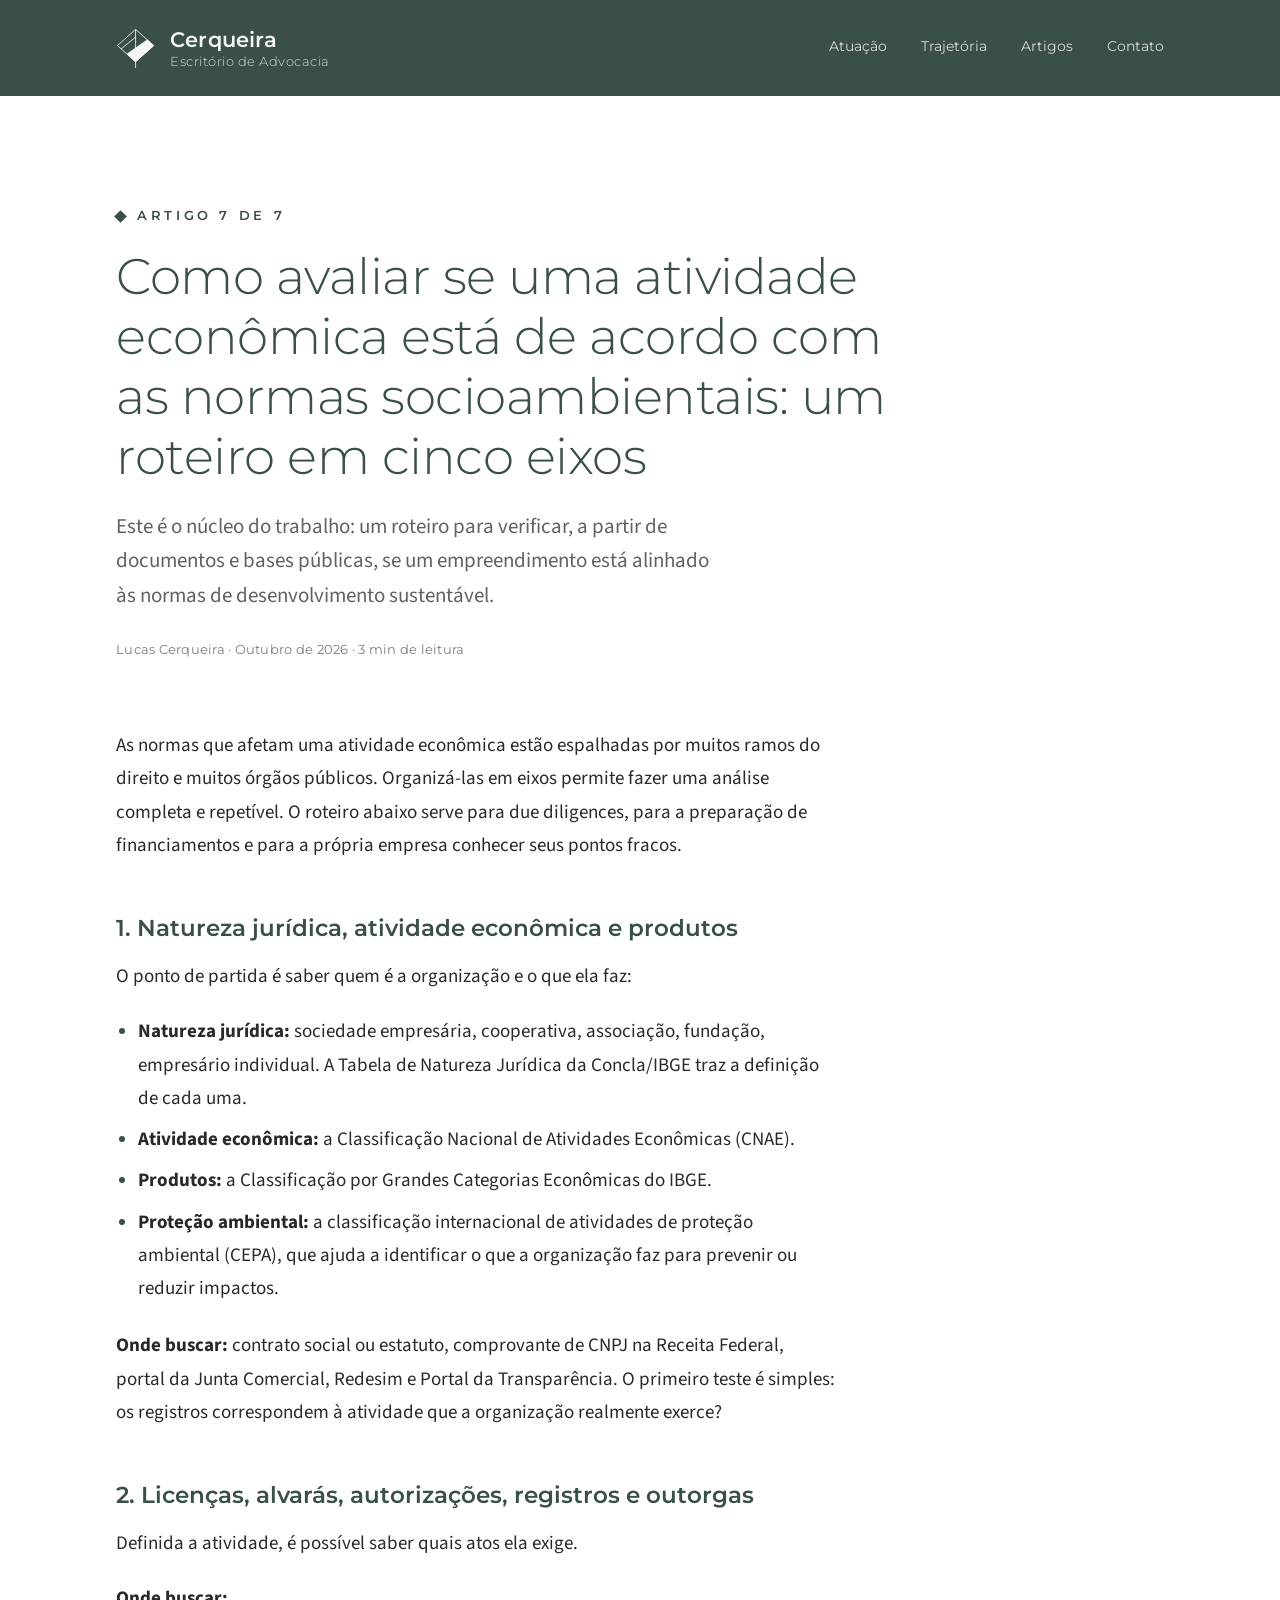
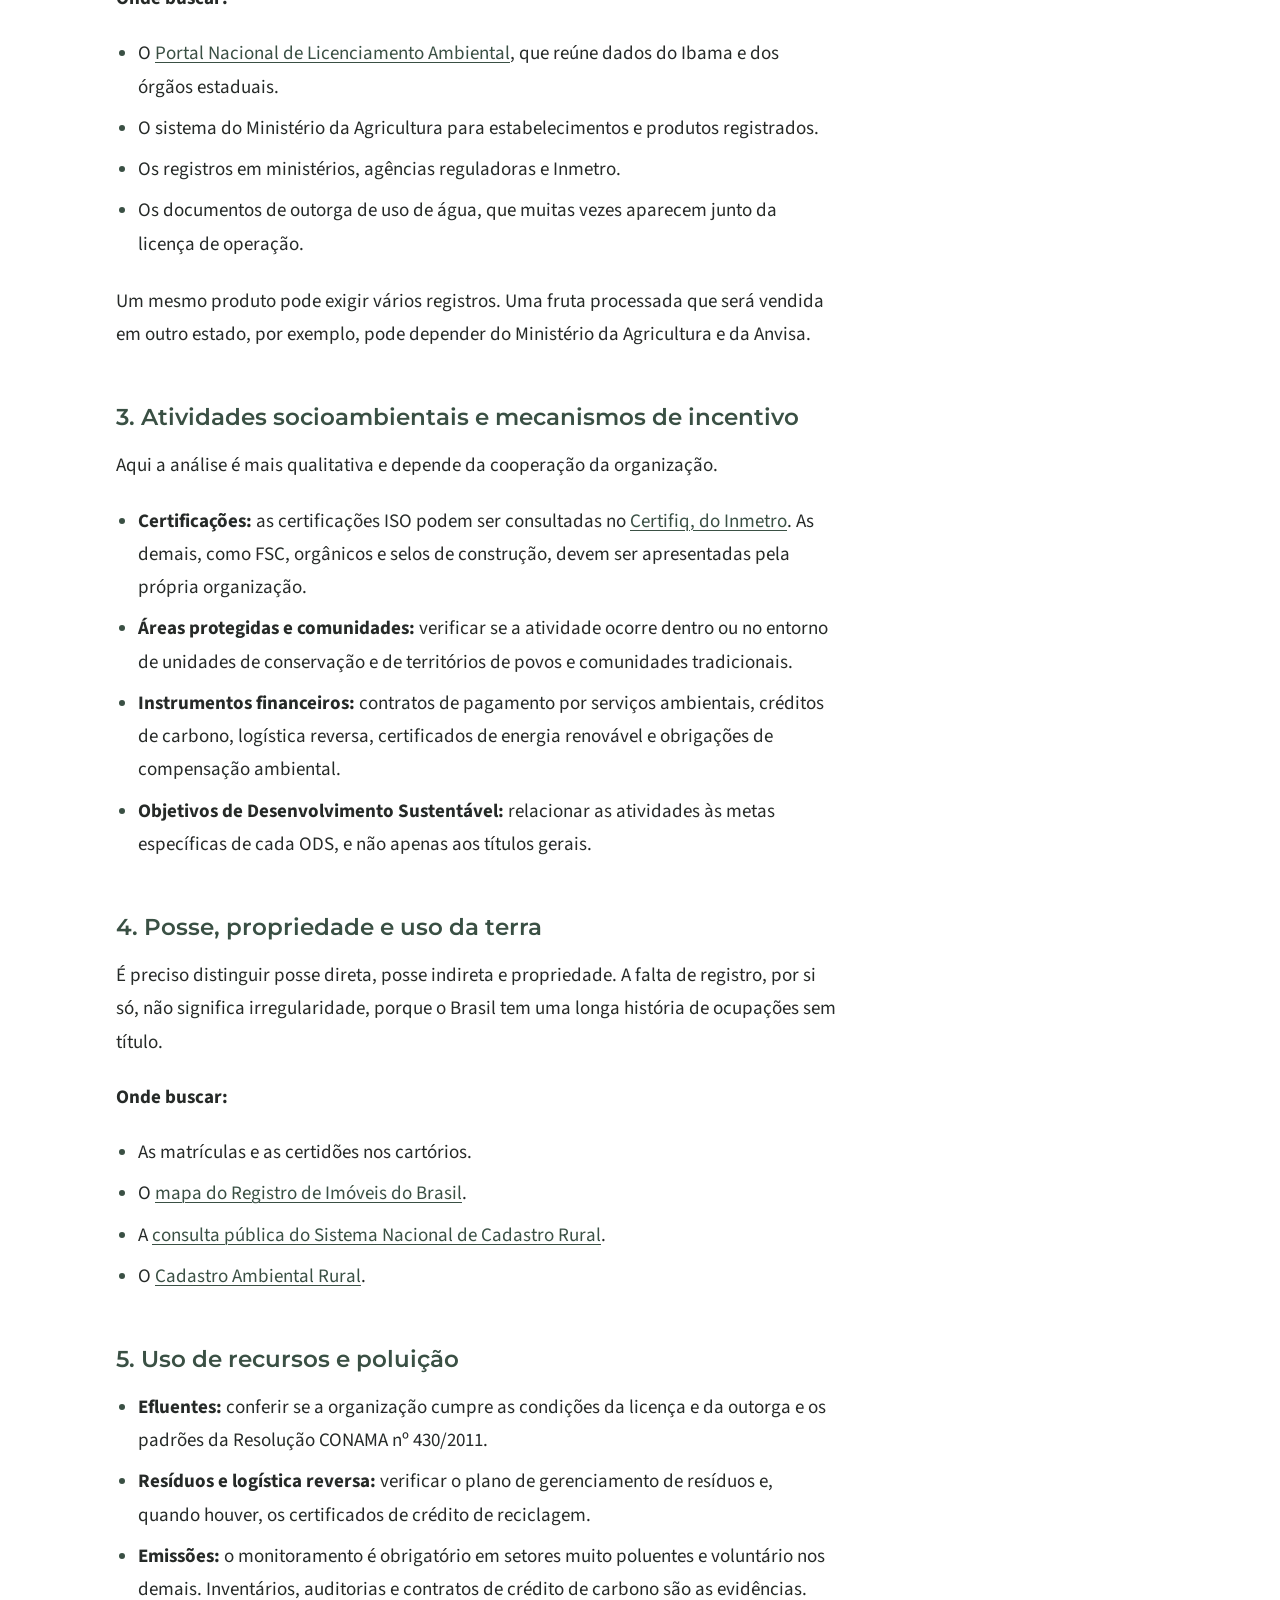
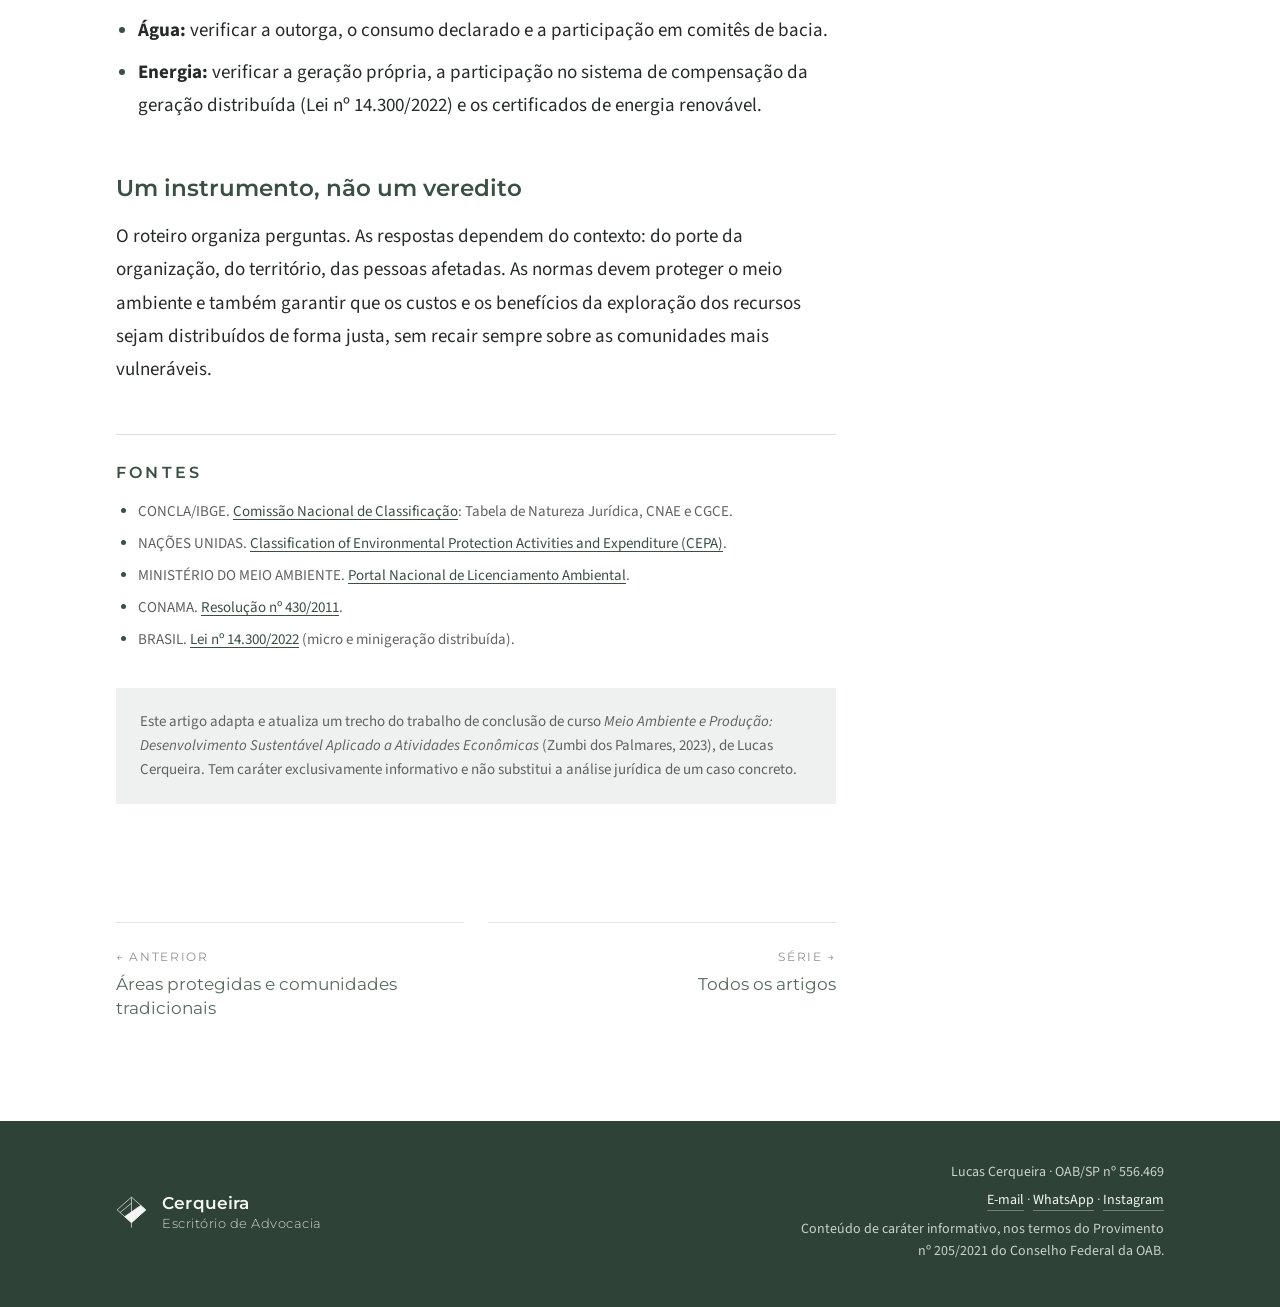
<file: artigos/roteiro-de-analise-socioambiental.html>
<!doctype html>
<html lang="pt-BR">
<head>
<meta charset="utf-8">
<meta name="viewport" content="width=device-width, initial-scale=1">
<title>Roteiro de análise socioambiental · Cerqueira Escritório de Advocacia</title>
<meta name="description" content="O instrumento de análise proposto no TCC: cinco eixos, os documentos e os portais públicos para consultar.">
<meta property="og:title" content="Como avaliar se uma atividade econômica está de acordo com as normas socioambientais: um roteiro em cinco eixos">
<meta property="og:type" content="article">
<meta property="og:locale" content="pt_BR">
<meta property="og:url" content="https://lucascerqueira.adv.br/artigos/roteiro-de-analise-socioambiental.html">
<meta property="og:description" content="O instrumento de análise proposto no TCC: cinco eixos, os documentos e os portais públicos para consultar.">
<meta property="og:image" content="https://lucascerqueira.adv.br/compartilhar.jpg">
<meta property="og:image:width" content="1200">
<meta property="og:image:height" content="630">
<meta name="twitter:card" content="summary_large_image">
<link rel="canonical" href="https://lucascerqueira.adv.br/artigos/roteiro-de-analise-socioambiental.html">
<link rel="icon" type="image/svg+xml" href="../logo.svg">
<link rel="preconnect" href="https://fonts.googleapis.com">
<link rel="preconnect" href="https://fonts.gstatic.com" crossorigin>
<link href="https://fonts.googleapis.com/css2?family=Montserrat:wght@300;400;600&family=Source+Sans+3:wght@300;400;600&display=swap" rel="stylesheet">
<link rel="stylesheet" href="../estilo.css">
</head>
<body>

<svg width="0" height="0" style="position:absolute" aria-hidden="true">
  <symbol id="logo" viewBox="-2 -2 134 142">
    <g fill="none" stroke="currentColor" stroke-width="3">
      <path d="M65 1 L129 58 L65 115 L1 58 Z"/>
      <path d="M65 1 V68"/>
      <path d="M14 70 L65 28"/>
      <path d="M106 38 L129 58 L65 115 L35 88 Z" fill="currentColor"/>
      <path d="M65 115 V137"/>
    </g>
  </symbol>
</svg>

<div class="masthead compact">
  <header>
    <div class="wrap">
      <a class="brand" href="../index.html" aria-label="Cerqueira Escritório de Advocacia, início">
        <svg viewBox="-2 -2 134 142" aria-hidden="true"><use href="#logo"/></svg>
        <span class="brand-text"><b>Cerqueira</b><span>Escritório de Advocacia</span></span>
      </a>
      <nav aria-label="Seções">
        <a href="../index.html#atuacao">Atuação</a>
        <a href="../index.html#trajetoria">Trajetória</a>
        <a href="../index.html#artigos">Artigos</a>
        <a href="../index.html#contato">Contato</a>
      </nav>
    </div>
  </header>
</div>

<main>
  <div class="wrap article-head">
    <p class="label">Artigo 7 de 7</p>
    <h1>Como avaliar se uma atividade econômica está de acordo com as normas socioambientais: um roteiro em cinco eixos</h1>
    <p class="dek">Este é o núcleo do trabalho: um roteiro para verificar, a partir de documentos e bases públicas, se um empreendimento está alinhado às normas de desenvolvimento sustentável.</p>
    <p class="meta">Lucas Cerqueira · Outubro de 2026 · 3 min de leitura</p>
  </div>

  <article class="wrap prose">
<p>As normas que afetam uma atividade econômica estão espalhadas por muitos ramos do direito e muitos órgãos públicos. Organizá-las em eixos permite fazer uma análise completa e repetível. O roteiro abaixo serve para due diligences, para a preparação de financiamentos e para a própria empresa conhecer seus pontos fracos.</p>

<h2>1. Natureza jurídica, atividade econômica e produtos</h2>
<p>O ponto de partida é saber quem é a organização e o que ela faz:</p>
<ul>
<li><strong>Natureza jurídica:</strong> sociedade empresária, cooperativa, associação, fundação, empresário individual. A Tabela de Natureza Jurídica da Concla/IBGE traz a definição de cada uma.</li>
<li><strong>Atividade econômica:</strong> a Classificação Nacional de Atividades Econômicas (CNAE).</li>
<li><strong>Produtos:</strong> a Classificação por Grandes Categorias Econômicas do IBGE.</li>
<li><strong>Proteção ambiental:</strong> a classificação internacional de atividades de proteção ambiental (CEPA), que ajuda a identificar o que a organização faz para prevenir ou reduzir impactos.</li>
</ul>
<p><strong>Onde buscar:</strong> contrato social ou estatuto, comprovante de CNPJ na Receita Federal, portal da Junta Comercial, Redesim e Portal da Transparência. O primeiro teste é simples: os registros correspondem à atividade que a organização realmente exerce?</p>

<h2>2. Licenças, alvarás, autorizações, registros e outorgas</h2>
<p>Definida a atividade, é possível saber quais atos ela exige.</p>
<p><strong>Onde buscar:</strong></p>
<ul>
<li>O <a href="https://pnla.mma.gov.br/">Portal Nacional de Licenciamento Ambiental</a>, que reúne dados do Ibama e dos órgãos estaduais.</li>
<li>O sistema do Ministério da Agricultura para estabelecimentos e produtos registrados.</li>
<li>Os registros em ministérios, agências reguladoras e Inmetro.</li>
<li>Os documentos de outorga de uso de água, que muitas vezes aparecem junto da licença de operação.</li>
</ul>
<p>Um mesmo produto pode exigir vários registros. Uma fruta processada que será vendida em outro estado, por exemplo, pode depender do Ministério da Agricultura e da Anvisa.</p>

<h2>3. Atividades socioambientais e mecanismos de incentivo</h2>
<p>Aqui a análise é mais qualitativa e depende da cooperação da organização.</p>
<ul>
<li><strong>Certificações:</strong> as certificações ISO podem ser consultadas no <a href="https://certifiq.inmetro.gov.br/Consulta/CertificacoesValidasConcedidas">Certifiq, do Inmetro</a>. As demais, como FSC, orgânicos e selos de construção, devem ser apresentadas pela própria organização.</li>
<li><strong>Áreas protegidas e comunidades:</strong> verificar se a atividade ocorre dentro ou no entorno de unidades de conservação e de territórios de povos e comunidades tradicionais.</li>
<li><strong>Instrumentos financeiros:</strong> contratos de pagamento por serviços ambientais, créditos de carbono, logística reversa, certificados de energia renovável e obrigações de compensação ambiental.</li>
<li><strong>Objetivos de Desenvolvimento Sustentável:</strong> relacionar as atividades às metas específicas de cada ODS, e não apenas aos títulos gerais.</li>
</ul>

<h2>4. Posse, propriedade e uso da terra</h2>
<p>É preciso distinguir posse direta, posse indireta e propriedade. A falta de registro, por si só, não significa irregularidade, porque o Brasil tem uma longa história de ocupações sem título.</p>
<p><strong>Onde buscar:</strong></p>
<ul>
<li>As matrículas e as certidões nos cartórios.</li>
<li>O <a href="https://www.registrodeimoveis.org.br/mapa">mapa do Registro de Imóveis do Brasil</a>.</li>
<li>A <a href="https://sncr.serpro.gov.br/sncr-web/consultaPublica.jsf">consulta pública do Sistema Nacional de Cadastro Rural</a>.</li>
<li>O <a href="https://consultapublica.car.gov.br/publico/imoveis/index">Cadastro Ambiental Rural</a>.</li>
</ul>

<h2>5. Uso de recursos e poluição</h2>
<ul>
<li><strong>Efluentes:</strong> conferir se a organização cumpre as condições da licença e da outorga e os padrões da Resolução CONAMA nº 430/2011.</li>
<li><strong>Resíduos e logística reversa:</strong> verificar o plano de gerenciamento de resíduos e, quando houver, os certificados de crédito de reciclagem.</li>
<li><strong>Emissões:</strong> o monitoramento é obrigatório em setores muito poluentes e voluntário nos demais. Inventários, auditorias e contratos de crédito de carbono são as evidências.</li>
<li><strong>Água:</strong> verificar a outorga, o consumo declarado e a participação em comitês de bacia.</li>
<li><strong>Energia:</strong> verificar a geração própria, a participação no sistema de compensação da geração distribuída (Lei nº 14.300/2022) e os certificados de energia renovável.</li>
</ul>

<h2>Um instrumento, não um veredito</h2>
<p>O roteiro organiza perguntas. As respostas dependem do contexto: do porte da organização, do território, das pessoas afetadas. As normas devem proteger o meio ambiente e também garantir que os custos e os benefícios da exploração dos recursos sejam distribuídos de forma justa, sem recair sempre sobre as comunidades mais vulneráveis.</p>
    <div class="sources">
      <h2>Fontes</h2>
      <ul>
<li>CONCLA/IBGE. <a href="https://concla.ibge.gov.br/">Comissão Nacional de Classificação</a>: Tabela de Natureza Jurídica, CNAE e CGCE.</li>
<li>NAÇÕES UNIDAS. <a href="https://seea.un.org/content/classification-environmental-protection-activities-and-expenditure-cepa-and-classification">Classification of Environmental Protection Activities and Expenditure (CEPA)</a>.</li>
<li>MINISTÉRIO DO MEIO AMBIENTE. <a href="https://pnla.mma.gov.br/">Portal Nacional de Licenciamento Ambiental</a>.</li>
<li>CONAMA. <a href="https://www.ibama.gov.br/component/legislacao/?view=legislacao&legislacao=118583">Resolução nº 430/2011</a>.</li>
<li>BRASIL. <a href="https://www.planalto.gov.br/ccivil_03/_ato2019-2022/2022/lei/l14300.htm">Lei nº 14.300/2022</a> (micro e minigeração distribuída).</li>
      </ul>
    </div>
    <p class="note">Este artigo adapta e atualiza um trecho do trabalho de conclusão de curso <em>Meio Ambiente e Produção: Desenvolvimento Sustentável Aplicado a Atividades Econômicas</em> (Zumbi dos Palmares, 2023), de Lucas Cerqueira. Tem caráter exclusivamente informativo e não substitui a análise jurídica de um caso concreto.</p>
  </article>

  <nav class="wrap article-nav" aria-label="Outros artigos"><a href="areas-protegidas-e-comunidades-tradicionais.html"><small>← Anterior</small><b>Áreas protegidas e comunidades tradicionais</b></a><a class="next" href="../index.html#artigos"><small>Série →</small><b>Todos os artigos</b></a></nav>
</main>

<footer>
  <div class="wrap">
    <span class="brand">
      <svg viewBox="-2 -2 134 142" aria-hidden="true"><use href="#logo"/></svg>
      <span class="brand-text"><b>Cerqueira</b><span>Escritório de Advocacia</span></span>
    </span>
    <p>Lucas Cerqueira · OAB/SP nº 556.469<br><span class="footer-links"><a href="mailto:lucas.cerqueira@adv.oabsp.org.br">E-mail</a> · <a href="https://wa.me/5511956068873" target="_blank" rel="noopener">WhatsApp</a> · <a href="https://www.instagram.com/lusca.crz/" target="_blank" rel="noopener">Instagram</a></span><br>Conteúdo de caráter informativo, nos termos do Provimento nº 205/2021 do Conselho Federal da OAB.</p>
  </div>
</footer>

</body>
</html>
</file>
<file: estilo.css>
:root {
  --brand: #3a5044;
  --brand-deep: #2f4237;
  --ink: #262a28;
  --muted: #5e6360;
  --soft: #7a7f7c;
  --rule: #dde2df;
  --panel: #eef1ef;
  --on-brand: #f4f6f4;
  --display: "Montserrat", "Helvetica Neue", Arial, sans-serif;
  --text: "Source Sans 3", "Helvetica Neue", Arial, sans-serif;
  --max: 1160px;
  --gutter: clamp(20px, 5vw, 56px);
}

*, *::before, *::after { box-sizing: border-box; }
html { scroll-behavior: smooth; }
body {
  margin: 0;
  background: #fff;
  color: var(--ink);
  font-family: var(--text);
  font-size: 18px;
  line-height: 1.65;
  -webkit-font-smoothing: antialiased;
}
a { color: inherit; text-decoration: none; }
.wrap { max-width: var(--max); margin: 0 auto; padding-left: var(--gutter); padding-right: var(--gutter); }
h1, h2, h3 { font-family: var(--display); margin: 0; }

/* Faixa verde: cabeçalho + abertura, como no papel timbrado */
.masthead { background: var(--brand); color: var(--on-brand); position: relative; overflow: hidden; }
.chevrons { position: absolute; left: 0; bottom: 0; width: 120px; height: auto; pointer-events: none; }
.mark-large { position: absolute; right: var(--gutter); bottom: clamp(64px, 9vw, 120px); width: clamp(120px, 14vw, 190px); color: var(--on-brand); opacity: .9; }
header .wrap { display: flex; align-items: center; justify-content: space-between; gap: 24px; padding-top: 28px; padding-bottom: 28px; position: relative; }
.brand { display: flex; align-items: center; gap: 16px; }
.brand svg { width: 38px; height: auto; flex: none; }
.brand-text { display: flex; flex-direction: column; line-height: 1.1; }
.brand-text b { font-family: var(--display); font-weight: 600; font-size: 21px; letter-spacing: .01em; }
.brand-text span { font-family: var(--display); font-weight: 300; font-size: 13px; letter-spacing: .04em; opacity: .85; margin-top: 3px; }
nav { display: flex; gap: 34px; font-family: var(--display); font-weight: 400; font-size: 14px; }
nav a { opacity: .85; padding-bottom: 3px; border-bottom: 1px solid transparent; transition: opacity .2s, border-color .2s; }
nav a:hover { opacity: 1; border-color: currentColor; }

.hero { position: relative; padding-top: clamp(64px, 11vw, 140px); padding-bottom: 170px; }
.hero h1 { font-weight: 300; font-size: clamp(34px, 4.8vw, 60px); line-height: 1.18; letter-spacing: -.01em; max-width: 20ch; }
.hero h1 strong { font-weight: 600; }

/* Seções */
section { padding-top: clamp(64px, 9vw, 110px); padding-bottom: clamp(64px, 9vw, 110px); }
section + section { border-top: 1px solid var(--rule); }
.split { display: grid; grid-template-columns: 4fr 8fr; gap: clamp(32px, 6vw, 96px); }
.label {
  align-self: start;
  display: flex; align-items: center; gap: 12px;
  font-family: var(--display); font-weight: 600; font-size: 13px;
  letter-spacing: .28em; text-transform: uppercase; color: var(--brand);
}
.label::before { content: ""; width: 9px; height: 9px; background: var(--brand); transform: rotate(45deg); flex: none; }

/* Atuação */
.areas { list-style: none; margin: 0; padding: 0; }
.areas li { padding: 0 0 36px; }
.areas li + li { padding-top: 36px; border-top: 1px solid var(--rule); }
.areas li:last-child { padding-bottom: 0; }
.areas h3 { font-weight: 400; font-size: 23px; color: var(--brand); margin-bottom: 10px; }
.areas p { margin: 0; color: var(--muted); max-width: 62ch; }
.areas .lead-area h3 { font-weight: 600; font-size: clamp(26px, 2.6vw, 32px); margin-bottom: 16px; }
.areas .lead-area p { color: var(--ink); font-size: 19px; }

/* Trajetória */
.portrait { margin: 32px 0 0; max-width: 300px; background: linear-gradient(to bottom, var(--panel), #e3e8e5); border-bottom: 3px solid var(--brand); }
.portrait img { display: block; width: 100%; height: auto; }
.byline { margin: 28px 0 0; font-size: 16px; color: var(--muted); line-height: 1.5; }
.byline strong { display: block; font-family: var(--display); font-weight: 600; font-size: 19px; color: var(--ink); margin-bottom: 4px; }
.intro { font-family: var(--display); font-weight: 300; font-size: clamp(21px, 2vw, 25px); line-height: 1.5; margin: 0 0 36px; max-width: 34ch; }
.timeline { list-style: none; margin: 0; padding: 0; border-top: 1px solid var(--rule); }
.timeline li { display: grid; grid-template-columns: 110px 1fr; gap: 24px; padding: 20px 0; border-bottom: 1px solid var(--rule); }
.timeline span { font-family: var(--display); font-size: 13px; color: var(--soft); padding-top: 4px; font-variant-numeric: tabular-nums; }
.timeline b { display: block; font-weight: 600; color: var(--ink); margin-bottom: 2px; }
.timeline div { color: var(--muted); font-size: 17px; }
/* Publicações */
.pubs { list-style: none; margin: 0; padding: 0; border-top: 1px solid var(--rule); }
.pubs li { display: grid; grid-template-columns: 110px 1fr; gap: 24px; padding: 24px 0; border-bottom: 1px solid var(--rule); }
.pubs span { font-family: var(--display); font-size: 13px; color: var(--soft); padding-top: 4px; }
.pubs a b { font-family: var(--display); font-weight: 400; font-size: 21px; line-height: 1.35; color: var(--brand); border-bottom: 1px solid var(--rule); transition: border-color .2s; }
.pubs a:hover b { border-color: var(--brand); }
.pubs a b::after { content: "\00a0↗"; font-size: .75em; }
.pubs p { margin: 8px 0 0; color: var(--muted); font-size: 17px; max-width: 62ch; }

/* Contato */
#contato { background: var(--panel); border-top: 0; }
.contact { display: grid; grid-template-columns: repeat(3, 1fr); gap: 32px; }
.contact small { display: block; font-family: var(--display); font-size: 12px; letter-spacing: .14em; text-transform: uppercase; color: var(--soft); margin-bottom: 8px; }
.contact a { border-bottom: 1px solid var(--soft); }
.contact a:hover { border-color: var(--brand); color: var(--brand); }

.todo { background: #f3e2a6; color: var(--ink); padding: 0 3px; }

footer { background: var(--brand-deep); color: #c9d2cc; font-size: 14px; line-height: 1.6; }
footer .wrap { display: flex; justify-content: space-between; align-items: center; gap: 32px; padding-top: 40px; padding-bottom: 44px; }
footer .brand { color: var(--on-brand); }
footer .brand svg { width: 30px; }
footer .brand-text b { font-size: 17px; }
footer p { margin: 0; max-width: 54ch; text-align: right; }
footer .footer-links { display: inline-block; margin: 6px 0; }
footer .footer-links a { color: var(--on-brand); border-bottom: 1px solid rgba(244, 246, 244, .35); }
footer .footer-links a:hover { border-color: var(--on-brand); }

@media (max-width: 820px) {
  .split { grid-template-columns: 1fr; gap: 28px; }
  .mark-large { display: none; }
  .contact { grid-template-columns: 1fr; gap: 24px; }
  .portrait { max-width: 260px; }
  .timeline li, .pubs li { grid-template-columns: 1fr; gap: 2px; }
  footer .wrap { flex-direction: column; align-items: flex-start; }
  footer p { text-align: left; }
}
@media (max-width: 560px) {
  body { font-size: 17px; }
  header .wrap { flex-direction: column; align-items: flex-start; gap: 22px; }
  nav { gap: 24px; }
  .chevrons { width: 80px; }
  .hero { padding-bottom: 120px; }
}

/* Lista de artigos (página principal) */
.articles { list-style: none; margin: 0; padding: 0; border-top: 1px solid var(--rule); }
.articles li { border-bottom: 1px solid var(--rule); }
.articles a { display: grid; grid-template-columns: 48px 1fr; gap: 16px; padding: 22px 0; }
.articles .n { font-family: var(--display); font-size: 13px; color: var(--soft); padding-top: 5px; }
.articles b { display: block; font-family: var(--display); font-weight: 400; font-size: 20px; line-height: 1.35; color: var(--brand); margin-bottom: 4px; }
.articles a:hover b { text-decoration: underline; text-underline-offset: 4px; text-decoration-thickness: 1px; }
.articles span.d { color: var(--muted); font-size: 16px; }
.series-intro { margin: 0 0 28px; color: var(--muted); max-width: 62ch; }

/* Página de artigo */
.masthead.compact .chevrons { width: 64px; }
.article-head { padding-top: clamp(56px, 8vw, 96px); padding-bottom: clamp(32px, 5vw, 56px); }
.article-head h1 { font-weight: 300; font-size: clamp(30px, 4.2vw, 50px); line-height: 1.2; letter-spacing: -.01em; color: var(--brand); max-width: 24ch; margin-top: 20px; }
.article-head .dek { font-size: clamp(18px, 1.8vw, 21px); color: var(--muted); max-width: 60ch; margin: 22px 0 0; }
.article-head .meta { margin-top: 26px; font-family: var(--display); font-size: 13px; color: var(--soft); letter-spacing: .02em; }
.prose { padding-bottom: clamp(56px, 8vw, 96px); }
.prose > * { max-width: 720px; }
.prose p, .prose li { font-size: 19px; line-height: 1.75; }
.prose p { margin: 0 0 22px; }
.prose h2 { font-weight: 600; font-size: 23px; line-height: 1.3; color: var(--brand); margin: 52px 0 16px; }
.prose ul, .prose ol { margin: 0 0 24px; padding-left: 22px; }
.prose li { margin-bottom: 8px; }
.prose li::marker { color: var(--brand); }
.prose blockquote { margin: 28px 0; padding: 4px 0 4px 22px; border-left: 3px solid var(--brand); }
.prose blockquote p { font-family: var(--display); font-weight: 300; font-size: 21px; line-height: 1.55; margin: 0; }
.prose a { color: var(--brand); text-decoration: underline; text-underline-offset: 3px; text-decoration-thickness: 1px; }
.prose .sources { border-top: 1px solid var(--rule); margin-top: 48px; padding-top: 28px; }
.prose .sources h2 { margin-top: 0; font-size: 16px; letter-spacing: .2em; text-transform: uppercase; }
.prose .sources li { font-size: 15px; line-height: 1.6; color: var(--muted); }
.prose .note { background: var(--panel); padding: 22px 24px; margin-top: 36px; font-size: 15px; line-height: 1.6; color: var(--muted); }
.article-nav { display: grid; grid-template-columns: repeat(2, minmax(0, 348px)); gap: 24px; padding-bottom: clamp(56px, 8vw, 96px); }
.article-nav a { border-top: 1px solid var(--rule); padding-top: 24px; }
.article-nav a { display: block; }
.article-nav small { display: block; font-family: var(--display); font-size: 12px; letter-spacing: .14em; text-transform: uppercase; color: var(--soft); margin-bottom: 6px; }
.article-nav b { font-family: var(--display); font-weight: 400; color: var(--brand); font-size: 17px; line-height: 1.4; }
.article-nav .next { text-align: right; }
@media (max-width: 560px) {
  .article-nav { grid-template-columns: 1fr; }
  .article-nav .next { text-align: left; }
  .prose p, .prose li { font-size: 18px; }
}
</file>
